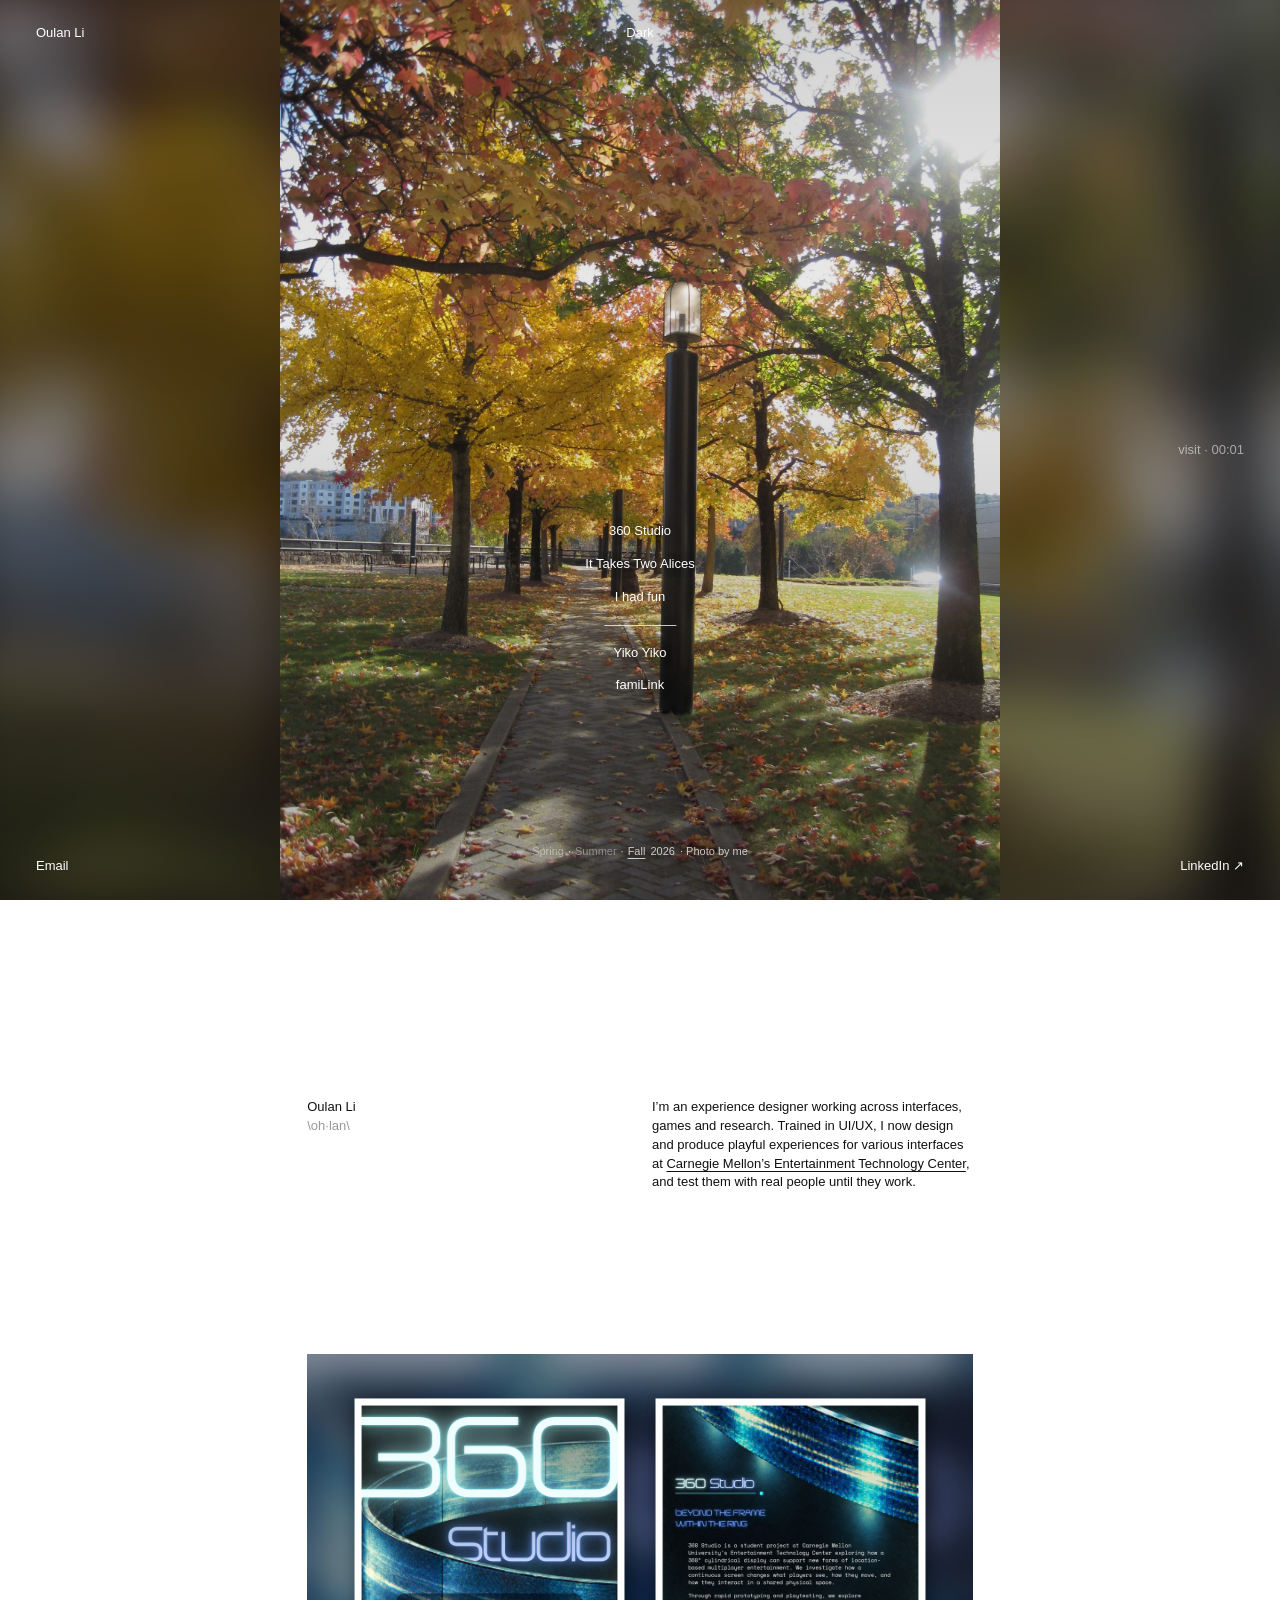
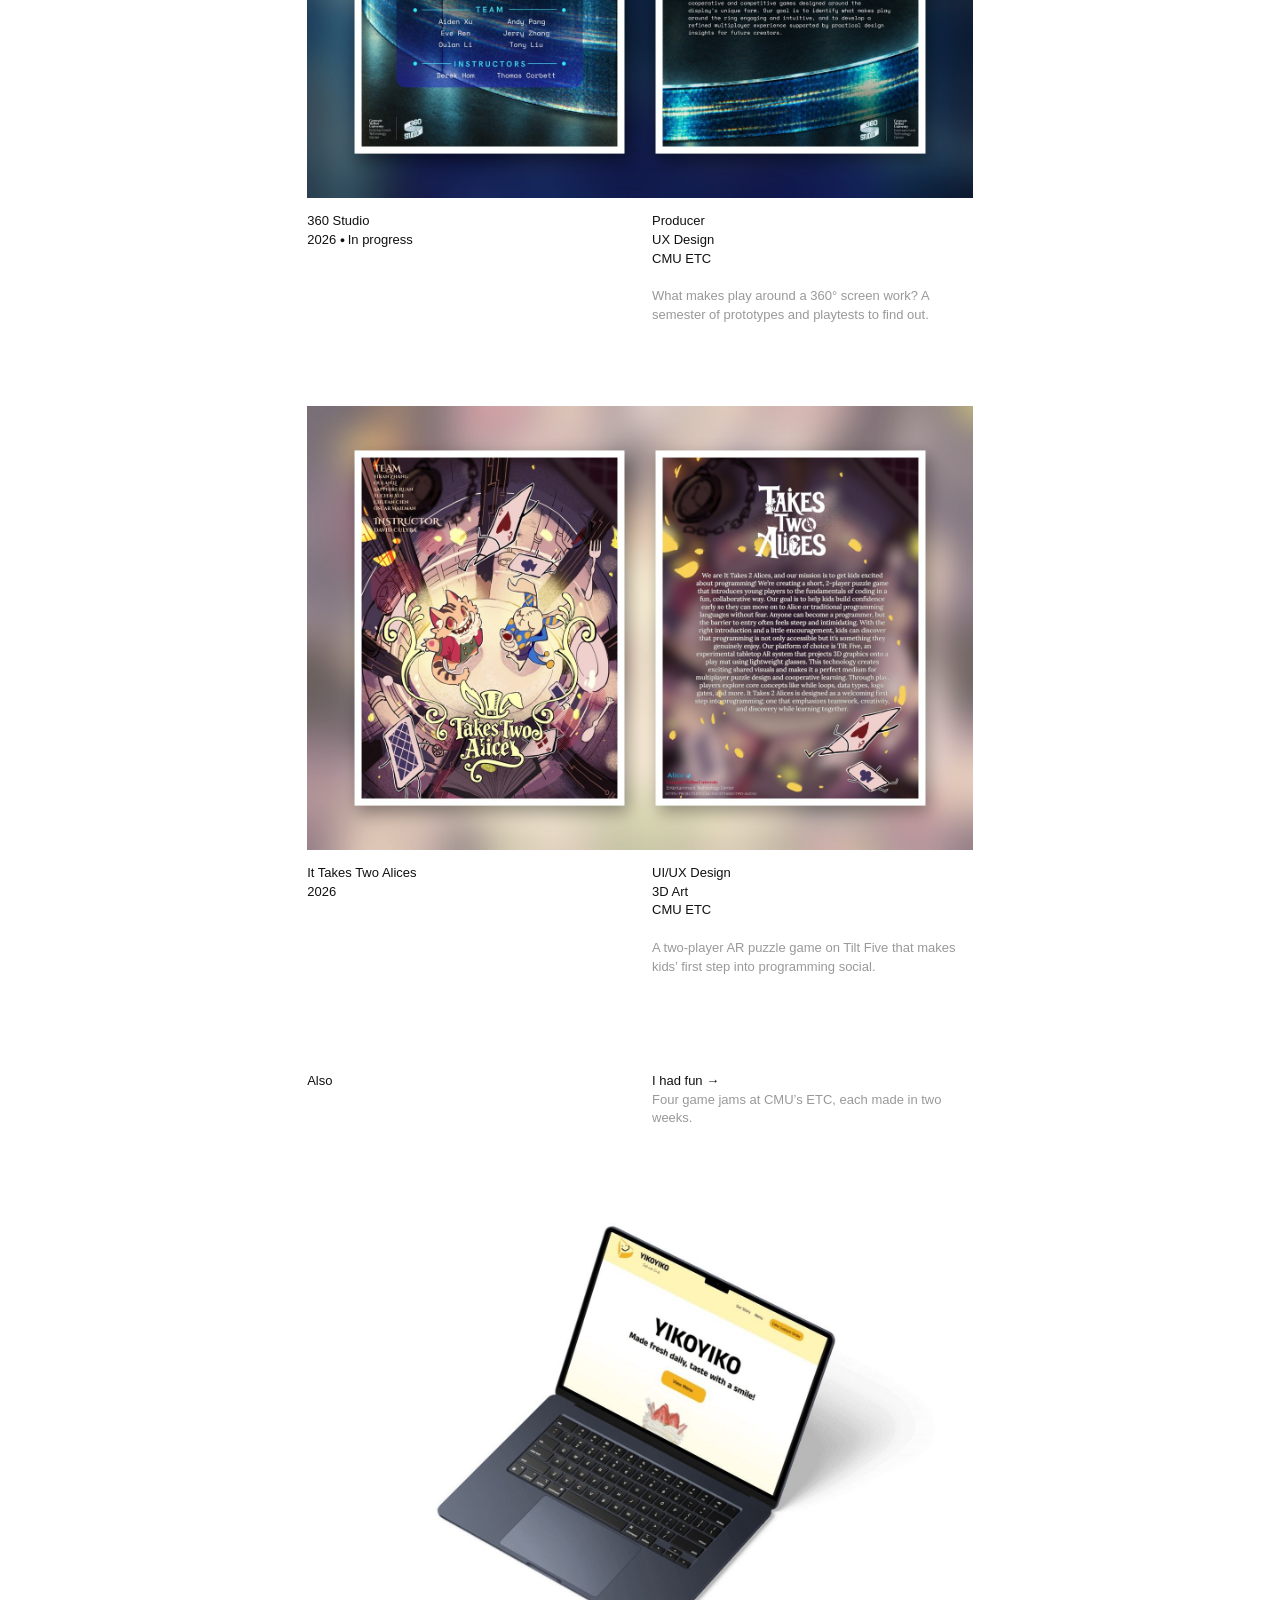
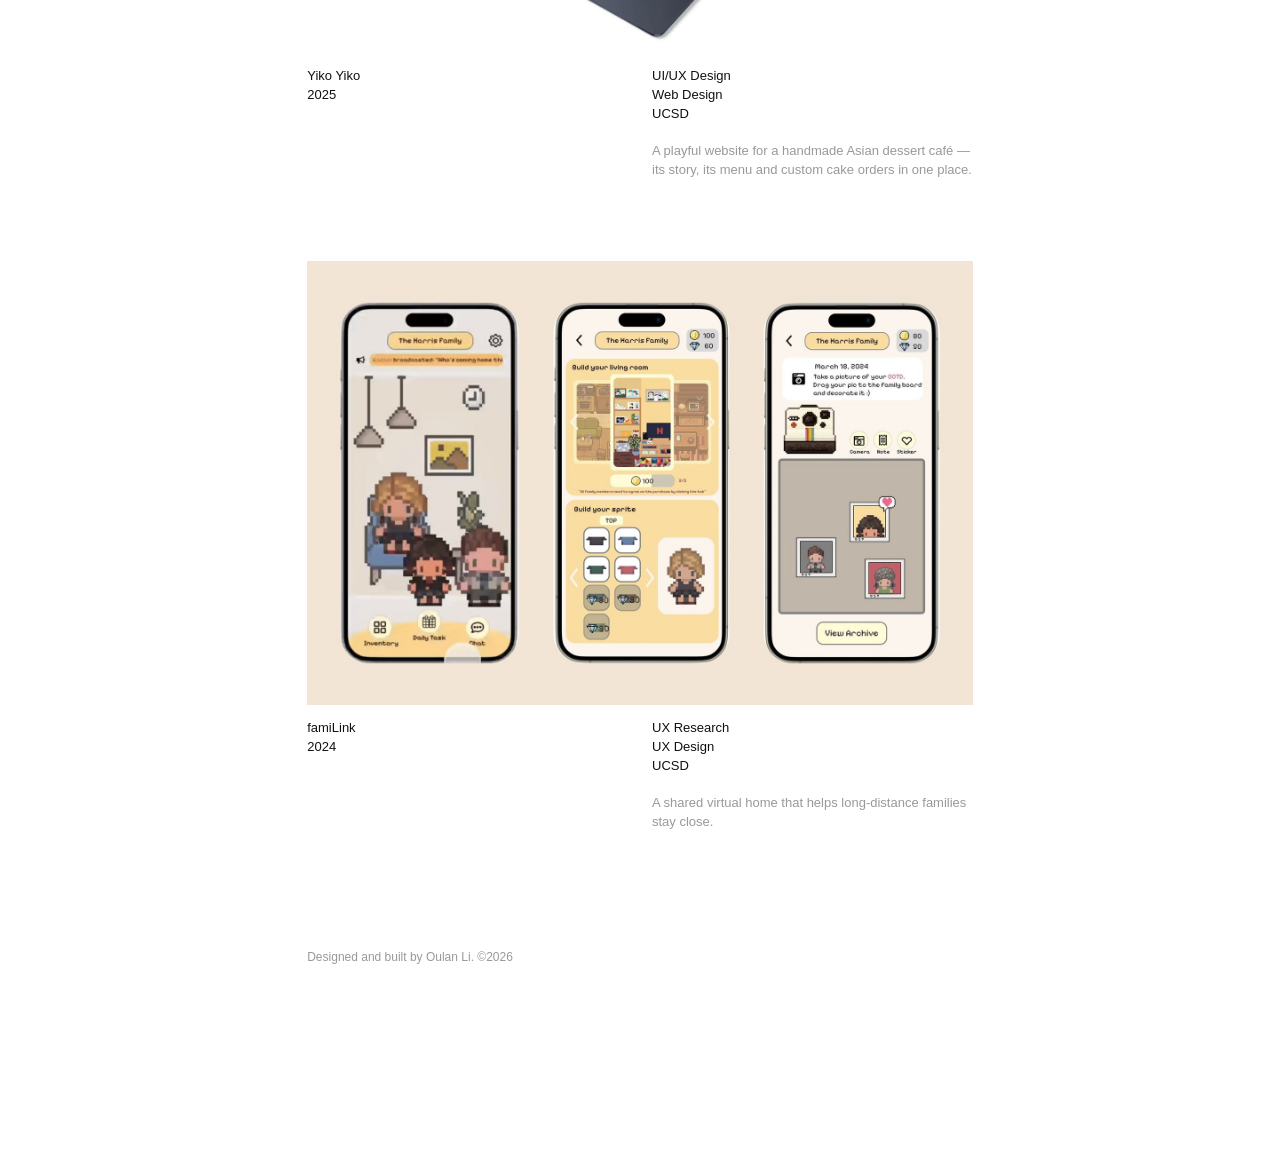
<file: index.html>
<!doctype html>
<html lang="en">
<head>
<meta charset="utf-8">
<meta name="viewport" content="width=device-width, initial-scale=1">
<title>Oulan Li — Experience Designer</title>
<meta name="description" content="Oulan Li is an experience designer working across interfaces, games and research.">
<link rel="stylesheet" href="assets/home.css?v=20261116">
<script>
  // Apply the saved theme before first paint to avoid a flash.
  try { if (localStorage.getItem('theme') === 'dark') document.documentElement.dataset.theme = 'dark'; } catch (e) {}
</script>
</head>
<body>

  <!-- Fixed corner UI. Blend mode keeps it readable over any image. -->
  <a class="ui ui-tl" href="index.html">Oulan Li</a>
  <button class="ui ui-tc" id="theme-toggle" type="button" aria-label="Toggle dark mode">Dark</button>
  <a class="ui ui-bl email" href="mailto:oulanl@andrew.cmu.edu" data-email="oulanl@andrew.cmu.edu" title="Click to copy">Email</a>
  <a class="ui ui-br" href="https://www.linkedin.com/in/oulan-li-69a9032a8" target="_blank" rel="noopener">LinkedIn ↗</a>

  <!-- The visitor log: a quiet note that notices how you move through the page. Nothing is stored or sent. -->
  <p class="ui ui-rm" id="observer" aria-live="off" title="A small note on your visit. Nothing is recorded.">visit · 00:00</p>

  <main>
    <!-- Hero: replace .hero-media contents with a looping B&W <video> or <img>. -->
    <section class="hero" aria-label="Intro">
      <div class="hero-media">
        <div class="season" data-season="spring" ><span class="bg" style="background-image:url('assets/images/hero-spring.jpg?v=2')"></span><img src="assets/images/hero-spring.jpg?v=2" alt="Cherry blossoms over the water, photographed by Oulan" loading="lazy"></div>
        <div class="season" data-season="summer" ><span class="bg" style="background-image:url('assets/images/hero-summer.jpg?v=2')"></span><img src="assets/images/hero-summer.jpg?v=2" alt="Palms and a green lawn in a tropical garden, photographed by Oulan" loading="lazy"></div>
        <div class="season is-on" data-season="fall" ><span class="bg" style="background-image:url('assets/images/hero-fall.jpg?v=2')"></span><img src="assets/images/hero-fall.jpg?v=2" alt="A path under autumn trees, red and yellow leaves on the grass, photographed by Oulan"></div>
      </div>
      <p class="hero-note" aria-label="Photos by me, one per season">
        <button type="button" data-season="spring">Spring</button><span>·</span><button type="button" data-season="summer">Summer</button><span>·</span><button type="button" data-season="fall" class="is-on" aria-pressed="true">Fall</button> 2026 <span class="by">· Photo by me</span>
      </p>
      <nav class="hero-index" aria-label="Projects">
        <a href="#p1">360 Studio</a>
        <a href="#p2">It Takes Two Alices</a>
        <a href="#fun">I had fun</a>
        <span class="hero-rule" aria-hidden="true"></span>
        <a href="#p3">Yiko Yiko</a>
        <a href="#p4">famiLink</a>
      </nav>
    </section>

    <div class="col">
      <section class="intro" aria-label="About">
        <p class="k">Oulan Li<br><span class="desc-inline">\oh·lan\</span></p>
        <p>I’m an experience designer working across interfaces, games and research. Trained in UI/UX, I now design and produce playful experiences for various interfaces at <a class="ul" href="https://www.etc.cmu.edu" target="_blank" rel="noopener">Carnegie Mellon’s Entertainment Technology Center</a>, and test them with real people until they work.</p>
      </section>

      <article class="project" id="p1">
        <a class="slides cover" href="work/360-studio.html"><img src="assets/images/covers/360-studio.jpg" alt="360 Studio team poster and project flyer"></a>
        <div class="meta">
          <p><a href="work/360-studio.html">360 Studio</a><br>2026 <span class="live">In progress</span></p>
          <div>
            <p>Producer<br>UX Design<br>CMU ETC</p>
            <p class="desc">What makes play around a 360° screen work? A semester of prototypes and playtests to find out.</p>
          </div>
        </div>
      </article>

      <article class="project" id="p2">
        <a class="slides cover" href="work/it-takes-two-alices.html"><img src="assets/images/covers/itta.jpg" alt="It Takes Two Alices flyer, front and back"></a>
        <div class="meta">
          <p><a href="work/it-takes-two-alices.html">It Takes Two Alices</a><br>2026</p>
          <div>
            <p>UI/UX Design<br>3D Art<br>CMU ETC</p>
            <p class="desc">A two-player AR puzzle game on Tilt Five that makes kids’ first step into programming social.</p>
          </div>
        </div>
      </article>

      <section class="more" id="fun" aria-label="More">
        <div class="meta">
          <p>Also</p>
          <p><a href="i-had-fun.html">I had fun →</a><br><span class="desc-inline">Four game jams at CMU’s ETC, each made in two weeks.</span></p>
        </div>
      </section>

      <article class="project" id="p3">
        <a class="slides cover" href="work/yiko-yiko.html"><img src="assets/images/covers/yiko.jpg" alt="The Yiko Yiko website on a laptop"></a>
        <div class="meta">
          <p><a href="work/yiko-yiko.html">Yiko Yiko</a><br>2025</p>
          <div>
            <p>UI/UX Design<br>Web Design<br>UCSD</p>
            <p class="desc">A playful website for a handmade Asian dessert café — its story, its menu and custom cake orders in one place.</p>
          </div>
        </div>
      </article>

      <article class="project" id="p4">
        <a class="slides cover" href="work/familink.html"><img src="assets/images/covers/familink.jpg" alt="Three famiLink screens: the family living room, inventory and a daily photo prompt"></a>
        <div class="meta">
          <p><a href="work/familink.html">famiLink</a><br>2024</p>
          <div>
            <p>UX Research<br>UX Design<br>UCSD</p>
            <p class="desc">A shared virtual home that helps long-distance families stay close.</p>
          </div>
        </div>
      </article>


      <footer class="foot">
        <p class="desc small">Designed and built by Oulan Li. ©2026</p>
      </footer>
    </div>
  </main>

<script src="assets/home.js?v=20261116"></script>
</body>
</html>
</file>
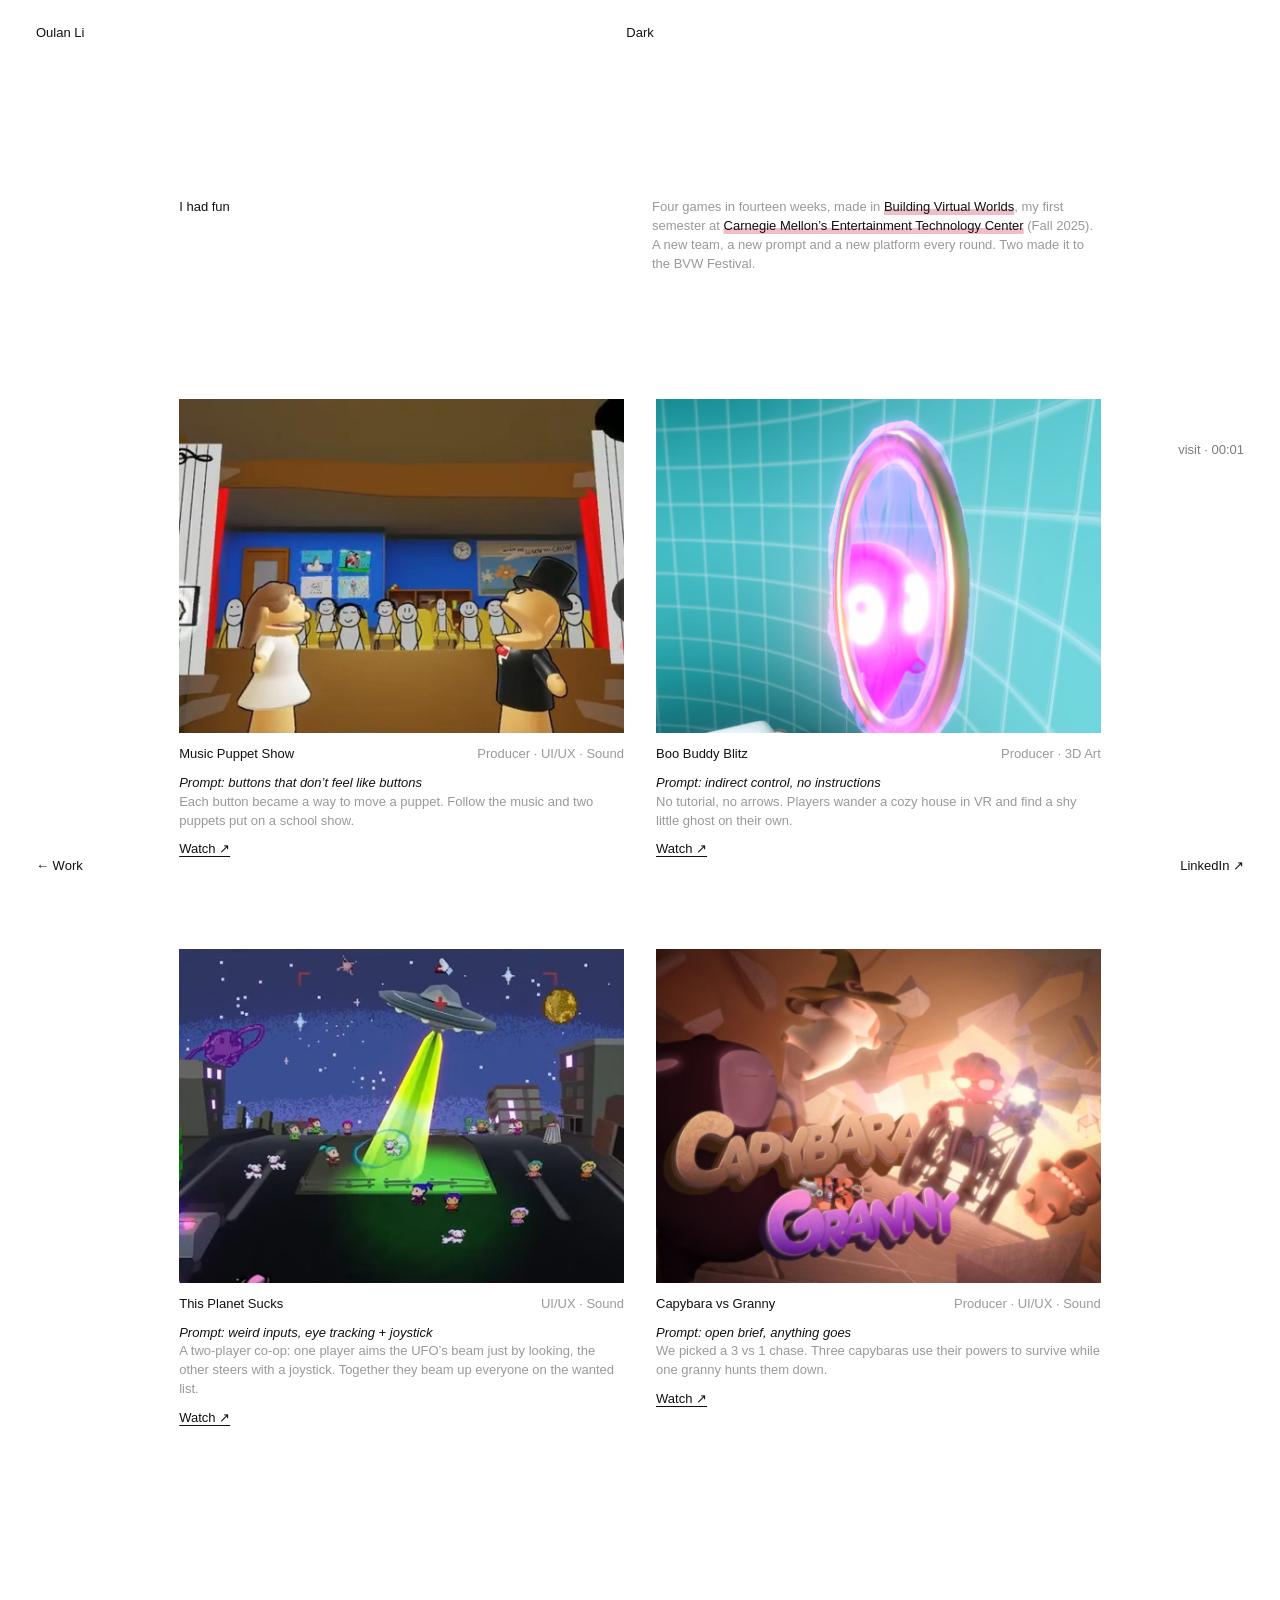
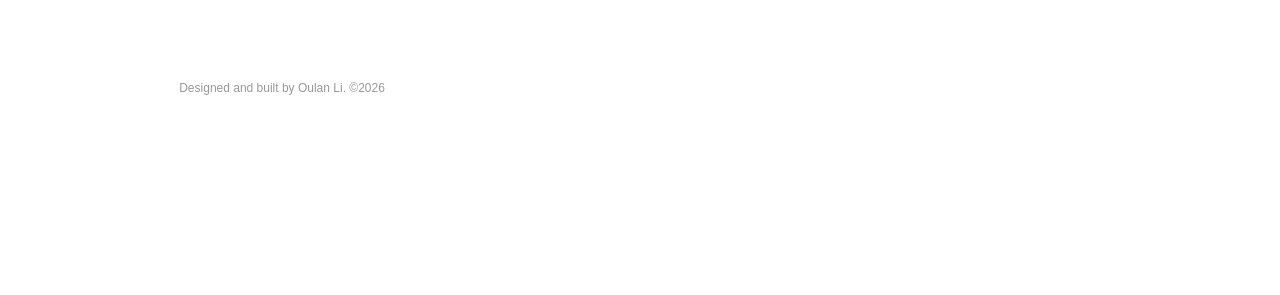
<file: i-had-fun.html>
<!doctype html>
<html lang="en">
<head>
<meta charset="utf-8">
<meta name="viewport" content="width=device-width, initial-scale=1">
<title>I had fun — Oulan Li</title>
<meta name="description" content="Four game jams from Building Virtual Worlds at CMU’s ETC, each made in two weeks.">
<link rel="stylesheet" href="assets/home.css?v=20261116">
<script>
  try { if (localStorage.getItem('theme') === 'dark') document.documentElement.dataset.theme = 'dark'; } catch (e) {}
</script>
</head>
<body class="fun-wide" data-accent="cmu">

  <a class="ui ui-tl" href="index.html">Oulan Li</a>
  <button class="ui ui-tc" id="theme-toggle" type="button" aria-label="Toggle dark mode">Dark</button>
  <a class="ui ui-bl" href="index.html">← Work</a>
  <a class="ui ui-br" href="https://www.linkedin.com/in/oulan-li-69a9032a8" target="_blank" rel="noopener">LinkedIn ↗</a>
  <p class="ui ui-rm" id="observer" aria-live="off" title="A small note on your visit. Nothing is recorded.">visit · 00:00</p>

  <main class="col">
    <header class="page-head">
      <h1 style="font:inherit;margin:0">I had fun</h1>
      <p class="desc">Four games in fourteen weeks, made in <span class="hl">Building Virtual Worlds</span>, my first semester at <span class="hl">Carnegie Mellon’s Entertainment Technology Center</span> (Fall 2025). A new team, a new prompt and a new platform every round. Two made it to the BVW Festival.</p>
    </header>

    <section class="fun-grid fun-four" aria-label="Games">
        <a class="tile" href="https://www.youtube.com/watch?v=r4fR_0VXqPI&t=7150s" target="_blank" rel="noopener">
          <div class="thumb"><img src="assets/images/fun/puppet.jpg" alt="Two puppets on a classroom stage" loading="lazy"></div>
          <div class="cap">
            <div class="cap-top"><p>Music Puppet Show</p><p class="role desc">Producer · UI/UX · Sound</p></div>
            <p class="prompt">Prompt: buttons that don’t feel like buttons</p>
            <p class="desc answer">Each button became a way to move a puppet. Follow the music and two puppets put on a school show.</p>
            <p class="watch">Watch ↗</p>
          </div>
        </a>
        <a class="tile" href="https://www.youtube.com/watch?v=PWHPLdTEUw0&t=14680s" target="_blank" rel="noopener">
          <div class="thumb"><img src="assets/images/fun/ghost.jpg" alt="A pink ghost peeking out of a bathroom mirror in VR" loading="lazy"></div>
          <div class="cap">
            <div class="cap-top"><p>Boo Buddy Blitz</p><p class="role desc">Producer · 3D Art</p></div>
            <p class="prompt">Prompt: indirect control, no instructions</p>
            <p class="desc answer">No tutorial, no arrows. Players wander a cozy house in VR and find a shy little ghost on their own.</p>
            <p class="watch">Watch ↗</p>
          </div>
        </a>
        <a class="tile" href="https://www.youtube.com/watch?v=P1I1-MPE_Ww&t=880s" target="_blank" rel="noopener">
          <div class="thumb"><img src="assets/images/fun/planet.jpg" alt="A UFO beaming up people on a city street" loading="lazy"></div>
          <div class="cap">
            <div class="cap-top"><p>This Planet Sucks</p><p class="role desc">UI/UX · Sound</p></div>
            <p class="prompt">Prompt: weird inputs, eye tracking + joystick</p>
            <p class="desc answer">A two-player co-op: one player aims the UFO’s beam just by looking, the other steers with a joystick. Together they beam up everyone on the wanted list.</p>
            <p class="watch">Watch ↗</p>
          </div>
        </a>
        <a class="tile" href="https://www.youtube.com/watch?v=P1I1-MPE_Ww&t=5545s" target="_blank" rel="noopener">
          <div class="thumb"><img src="assets/images/fun/capybara.jpg" alt="Capybara vs Granny key art: three capybaras and a granny in a wheelchair" loading="lazy"></div>
          <div class="cap">
            <div class="cap-top"><p>Capybara vs Granny</p><p class="role desc">Producer · UI/UX · Sound</p></div>
            <p class="prompt">Prompt: open brief, anything goes</p>
            <p class="desc answer">We picked a 3 vs 1 chase. Three capybaras use their powers to survive while one granny hunts them down.</p>
            <p class="watch">Watch ↗</p>
          </div>
        </a>
    </section>

    <footer class="foot">
      <p class="desc small">Designed and built by Oulan Li. ©2026</p>
    </footer>
  </main>

<script src="assets/home.js?v=20261116"></script>
</body>
</html>
</file>
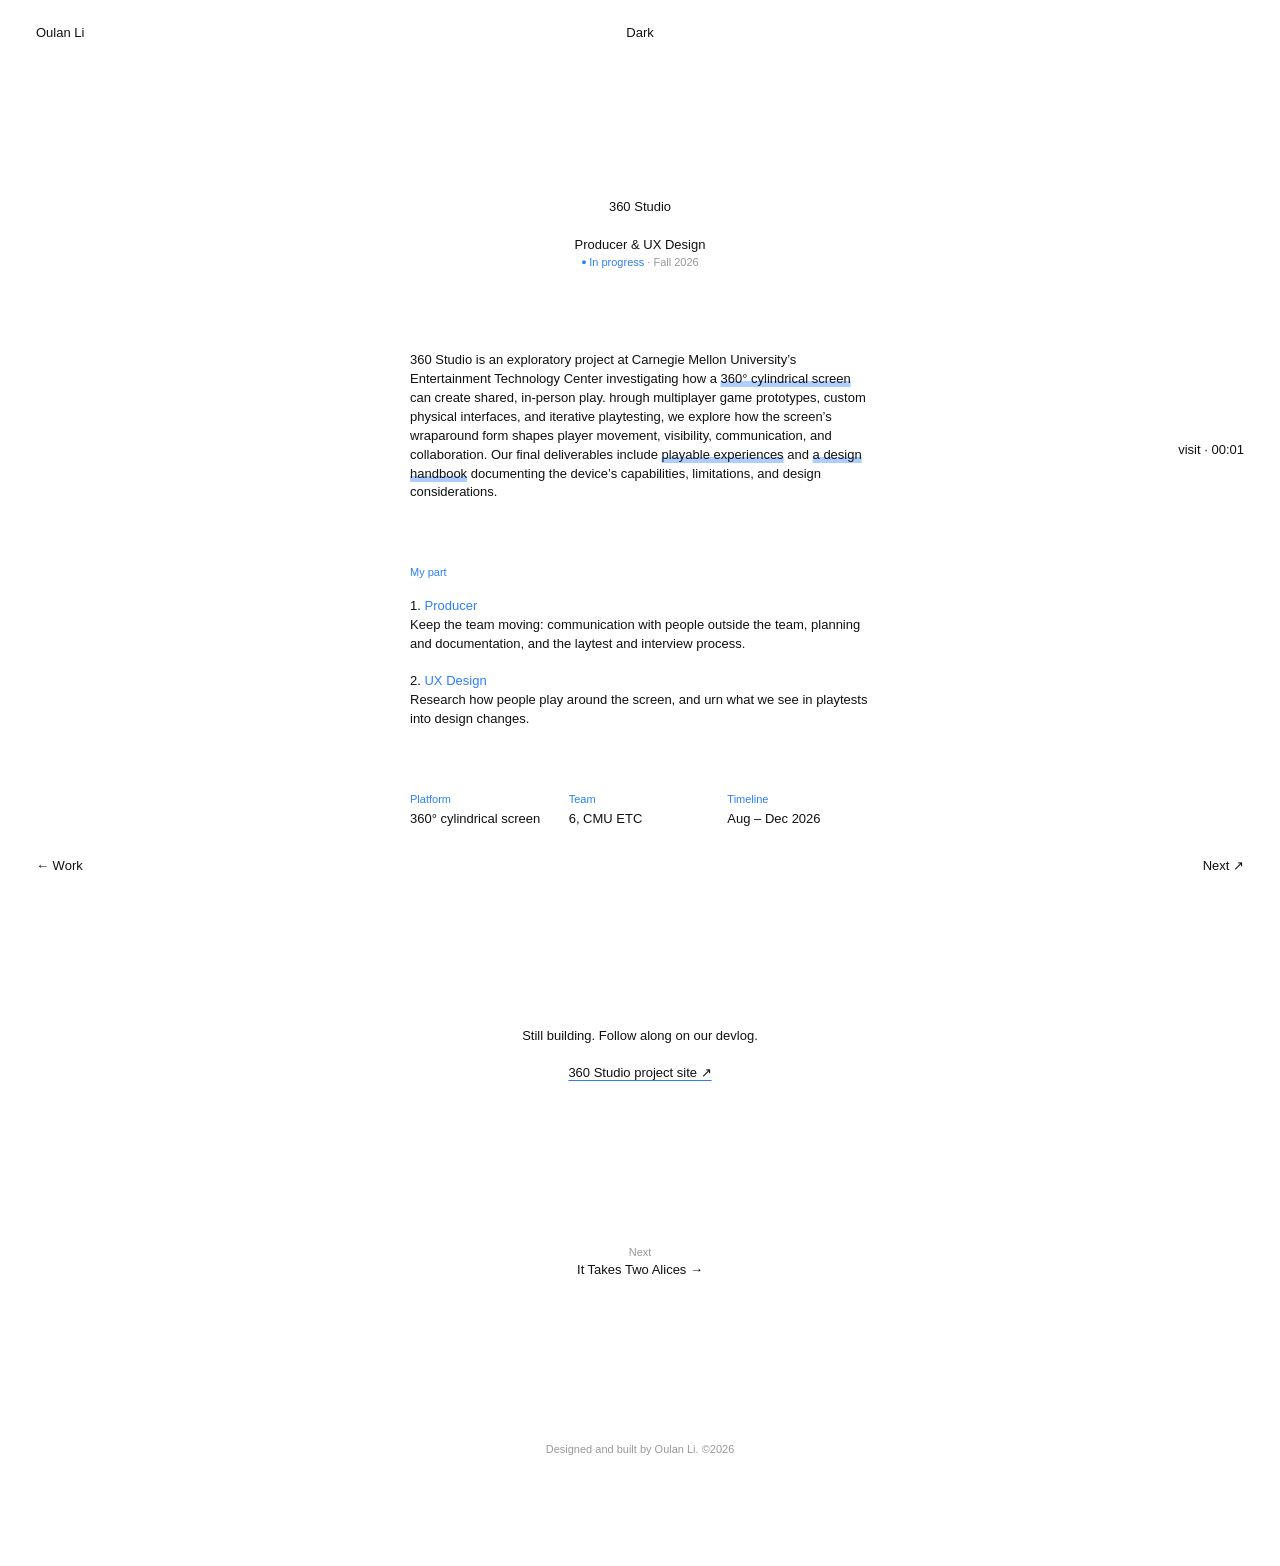
<file: work/360-studio.html>
<!doctype html>
<html lang="en">
<head>
<meta charset="utf-8">
<meta name="viewport" content="width=device-width, initial-scale=1">
<title>360 Studio — Oulan Li</title>
<meta name="description" content="What makes play around a 360° screen work? A CMU ETC project, in progress.">
<link rel="stylesheet" href="../assets/home.css?v=20261116">
<script>
  try { if (localStorage.getItem('theme') === 'dark') document.documentElement.dataset.theme = 'dark'; } catch (e) {}
</script>
</head>
<body data-accent="360">

  <a class="ui ui-tl" href="../index.html">Oulan Li</a>
  <button class="ui ui-tc" id="theme-toggle" type="button" aria-label="Toggle dark mode">Dark</button>
  <a class="ui ui-bl" href="../index.html#p1">← Work</a>
  <a class="ui ui-br" href="it-takes-two-alices.html">Next ↗</a>
  <p class="ui ui-rm" id="observer" aria-live="off" title="A small note on your visit. Nothing is recorded.">visit · 00:00</p>

  <main class="cs long">

    <header class="cs-col cs-head">
      <h1>360 Studio</h1>
      <p>Producer &amp; UX Design</p>
      <p class="small"><span class="live">In progress</span> · Fall 2026</p>
    </header>

    <p class="cs-col cs-why">360 Studio is an exploratory project at Carnegie Mellon University’s Entertainment Technology Center investigating how a <span class="hl">360° cylindrical screen</span> can create shared, in-person play. hrough multiplayer game prototypes, custom physical interfaces, and iterative playtesting, we explore how the screen’s wraparound form shapes player movement, visibility, communication, and collaboration. Our final deliverables include <span class="hl">playable experiences</span> and <span class="hl">a design handbook</span> documenting the device’s capabilities, limitations, and design considerations.</p>

    <p class="cs-col cs-label small">My part</p>
    <ol class="cs-col cs-did">
      <li><span class="t">Producer</span>Keep the team moving: communication with people outside the team, planning and documentation, and the laytest and interview process.</li>
      <li><span class="t">UX Design</span>Research how people play around the screen, and urn what we see in playtests into design changes.</li>
    </ol>

    <dl class="cs-col cs-facts">
      <div><dt>Platform</dt><dd>360° cylindrical screen</dd></div>
      <div><dt>Team</dt><dd>6, CMU ETC</dd></div>
      <div><dt>Timeline</dt><dd>Aug – Dec 2026</dd></div>
    </dl>

    <section class="cs-col cs-end">
      <p>Still building. Follow along on our devlog.</p>
      <p class="links"><a class="ul" href="https://projects.etc.cmu.edu/360-studio/" target="_blank" rel="noopener">360 Studio project site ↗</a></p>
    </section>

    <nav class="cs-col cs-next" aria-label="Next project">
      <p class="small">Next</p>
      <p><a href="it-takes-two-alices.html">It Takes Two Alices →</a></p>
    </nav>

    <footer class="cs-col cs-foot">
      <p class="small">Designed and built by Oulan Li. ©2026</p>
    </footer>
  </main>

<script src="../assets/home.js?v=20261116"></script>
</body>
</html>
</file>
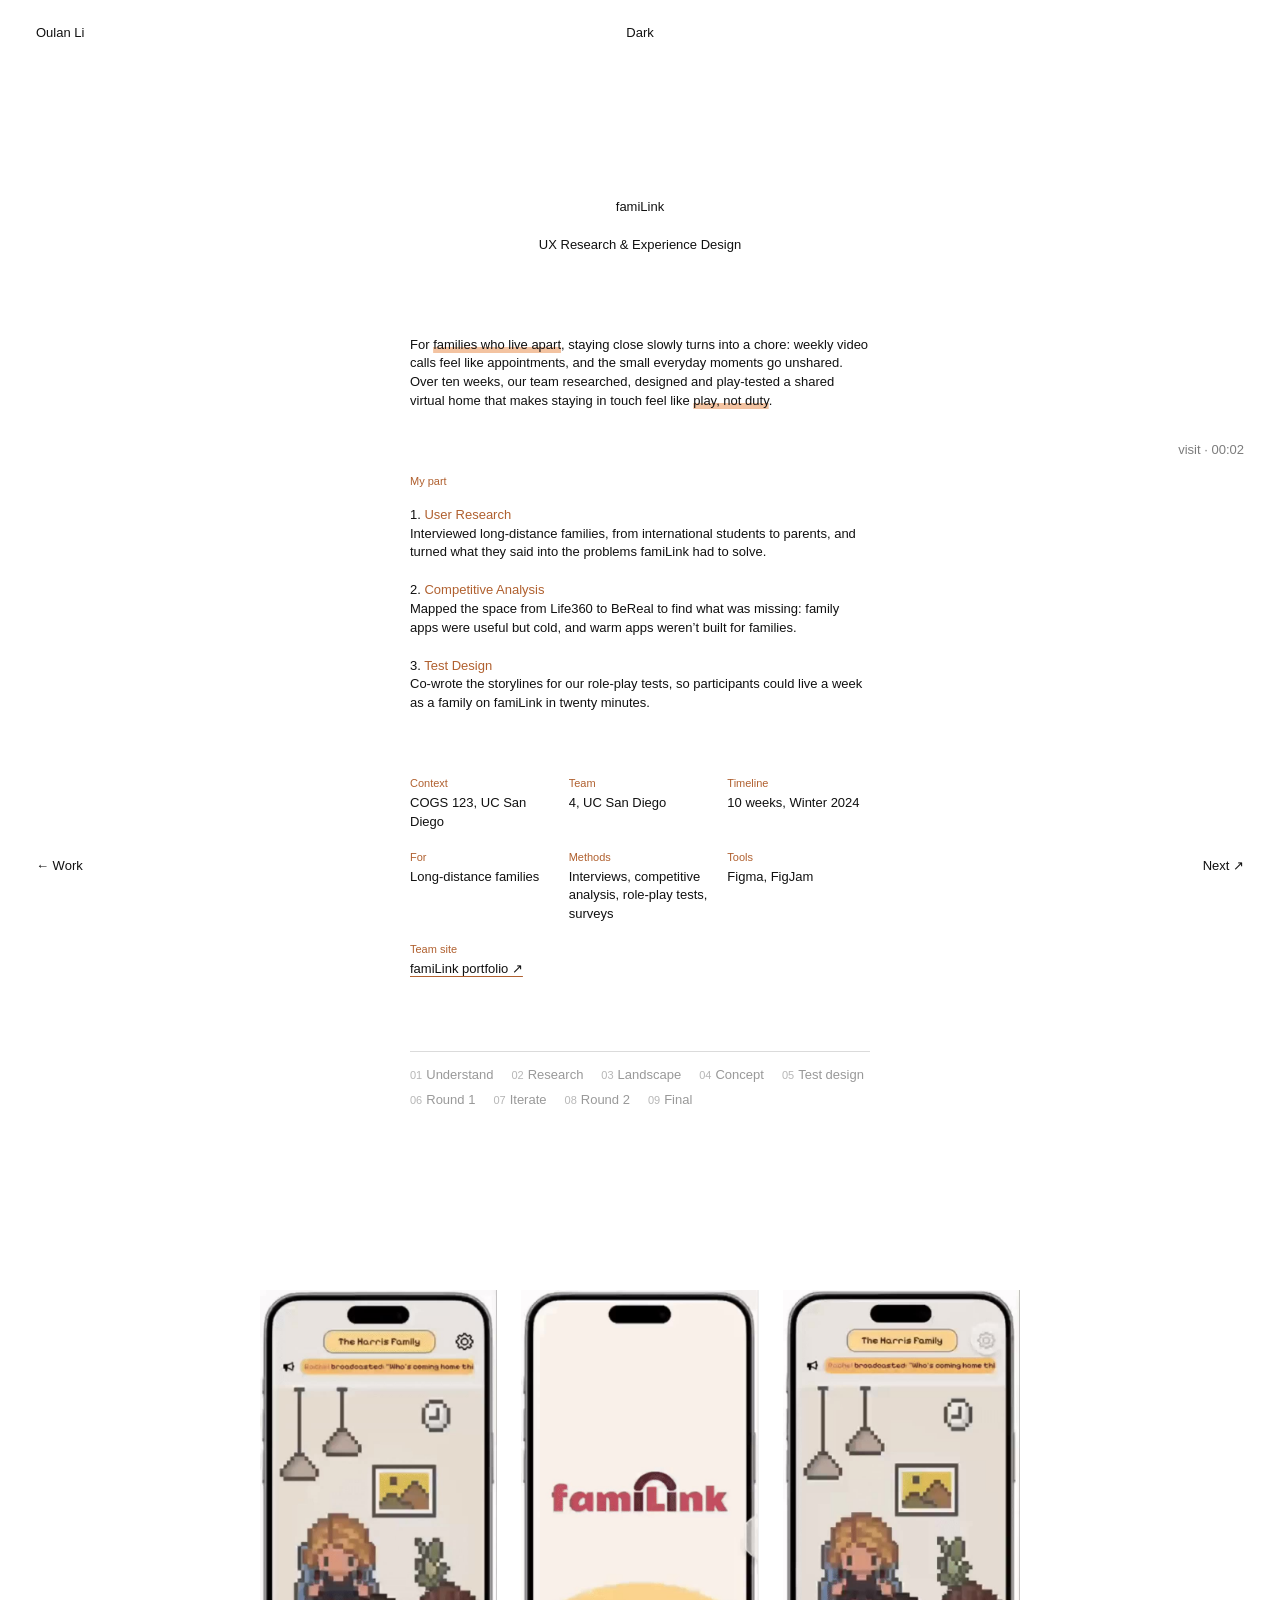
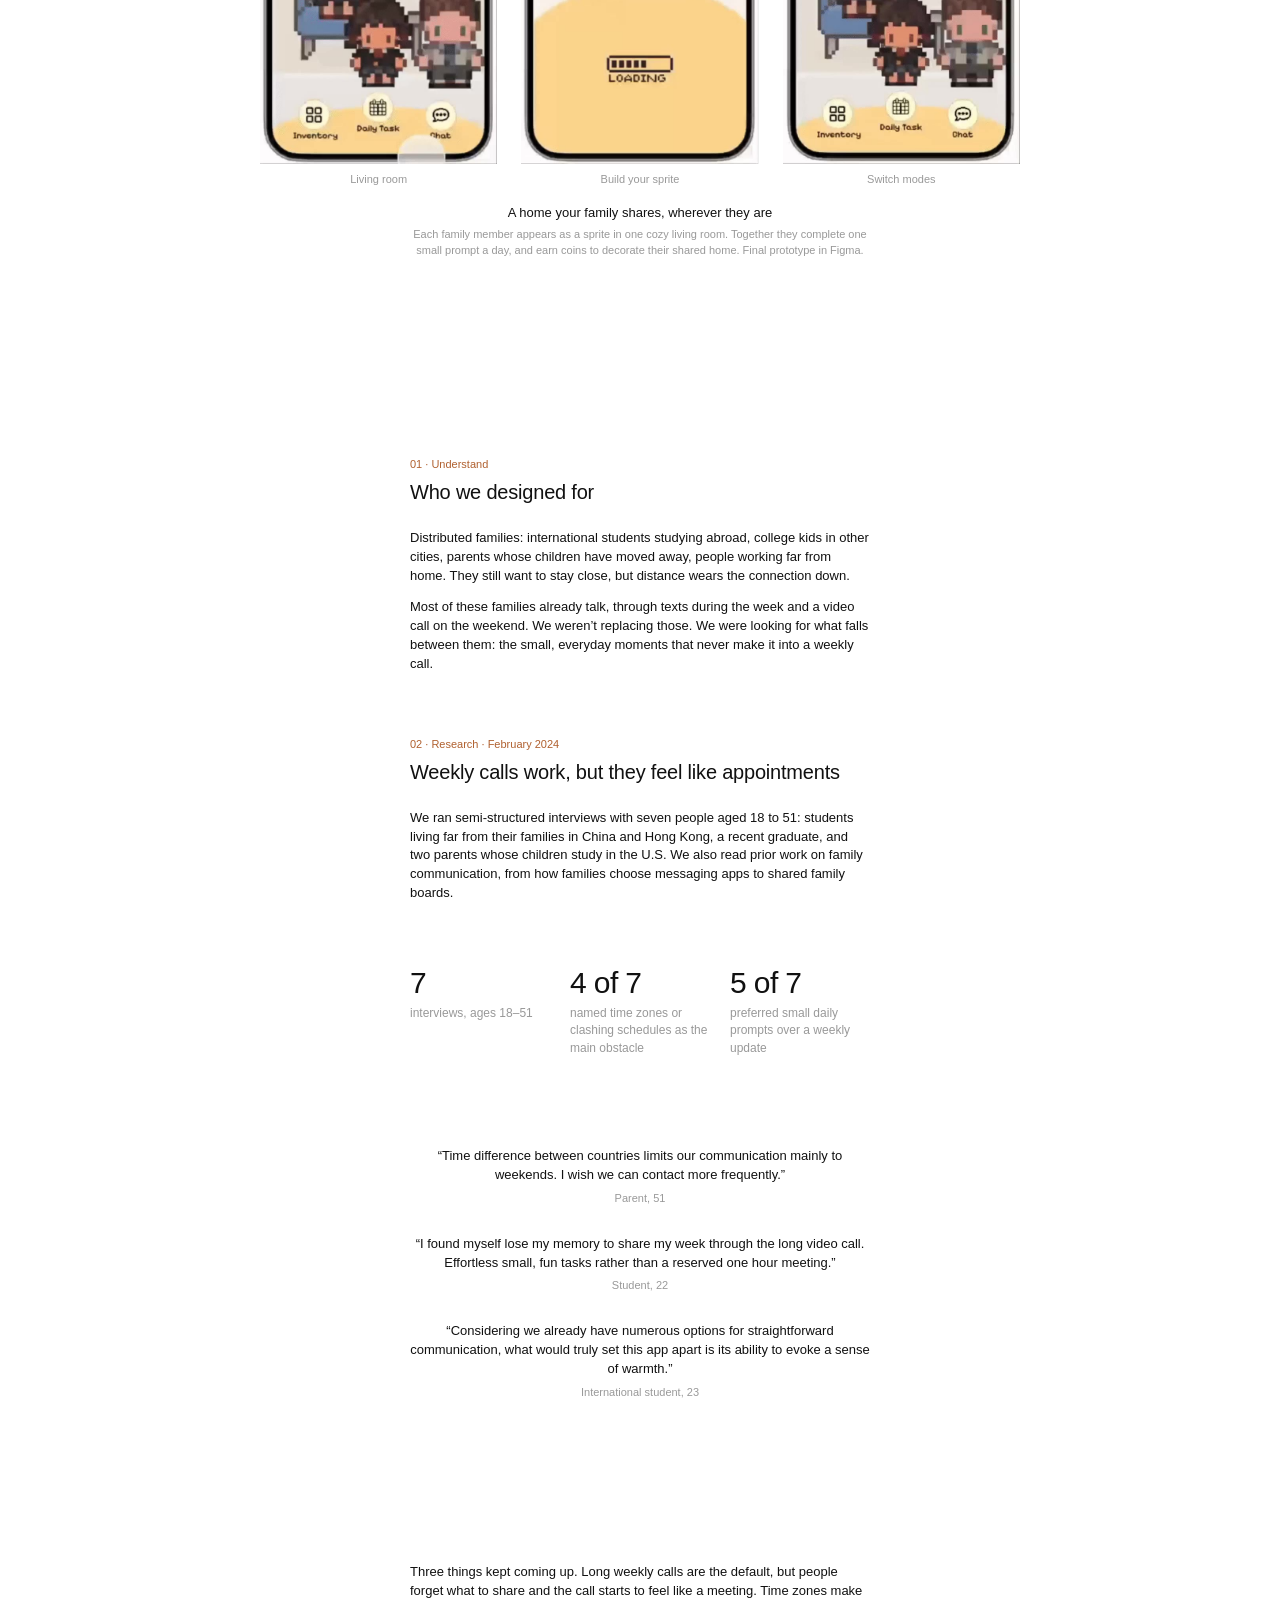
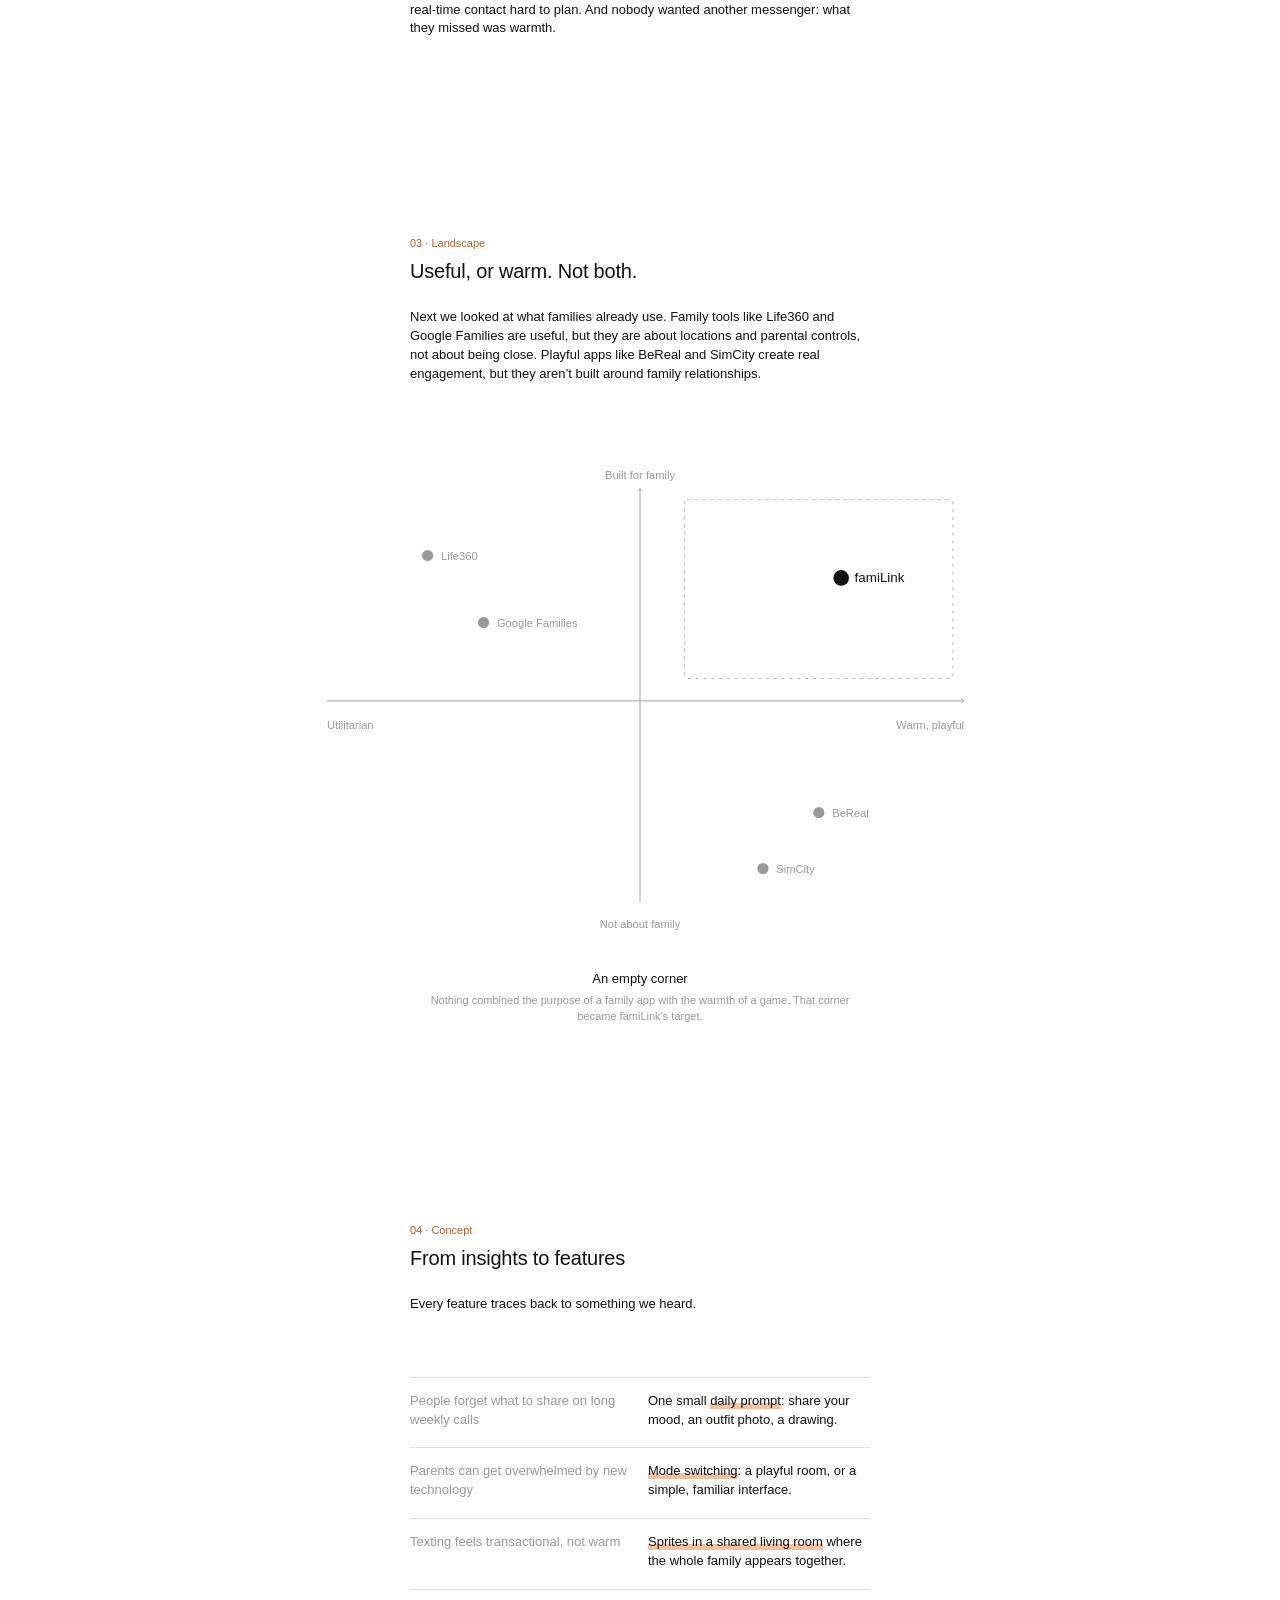
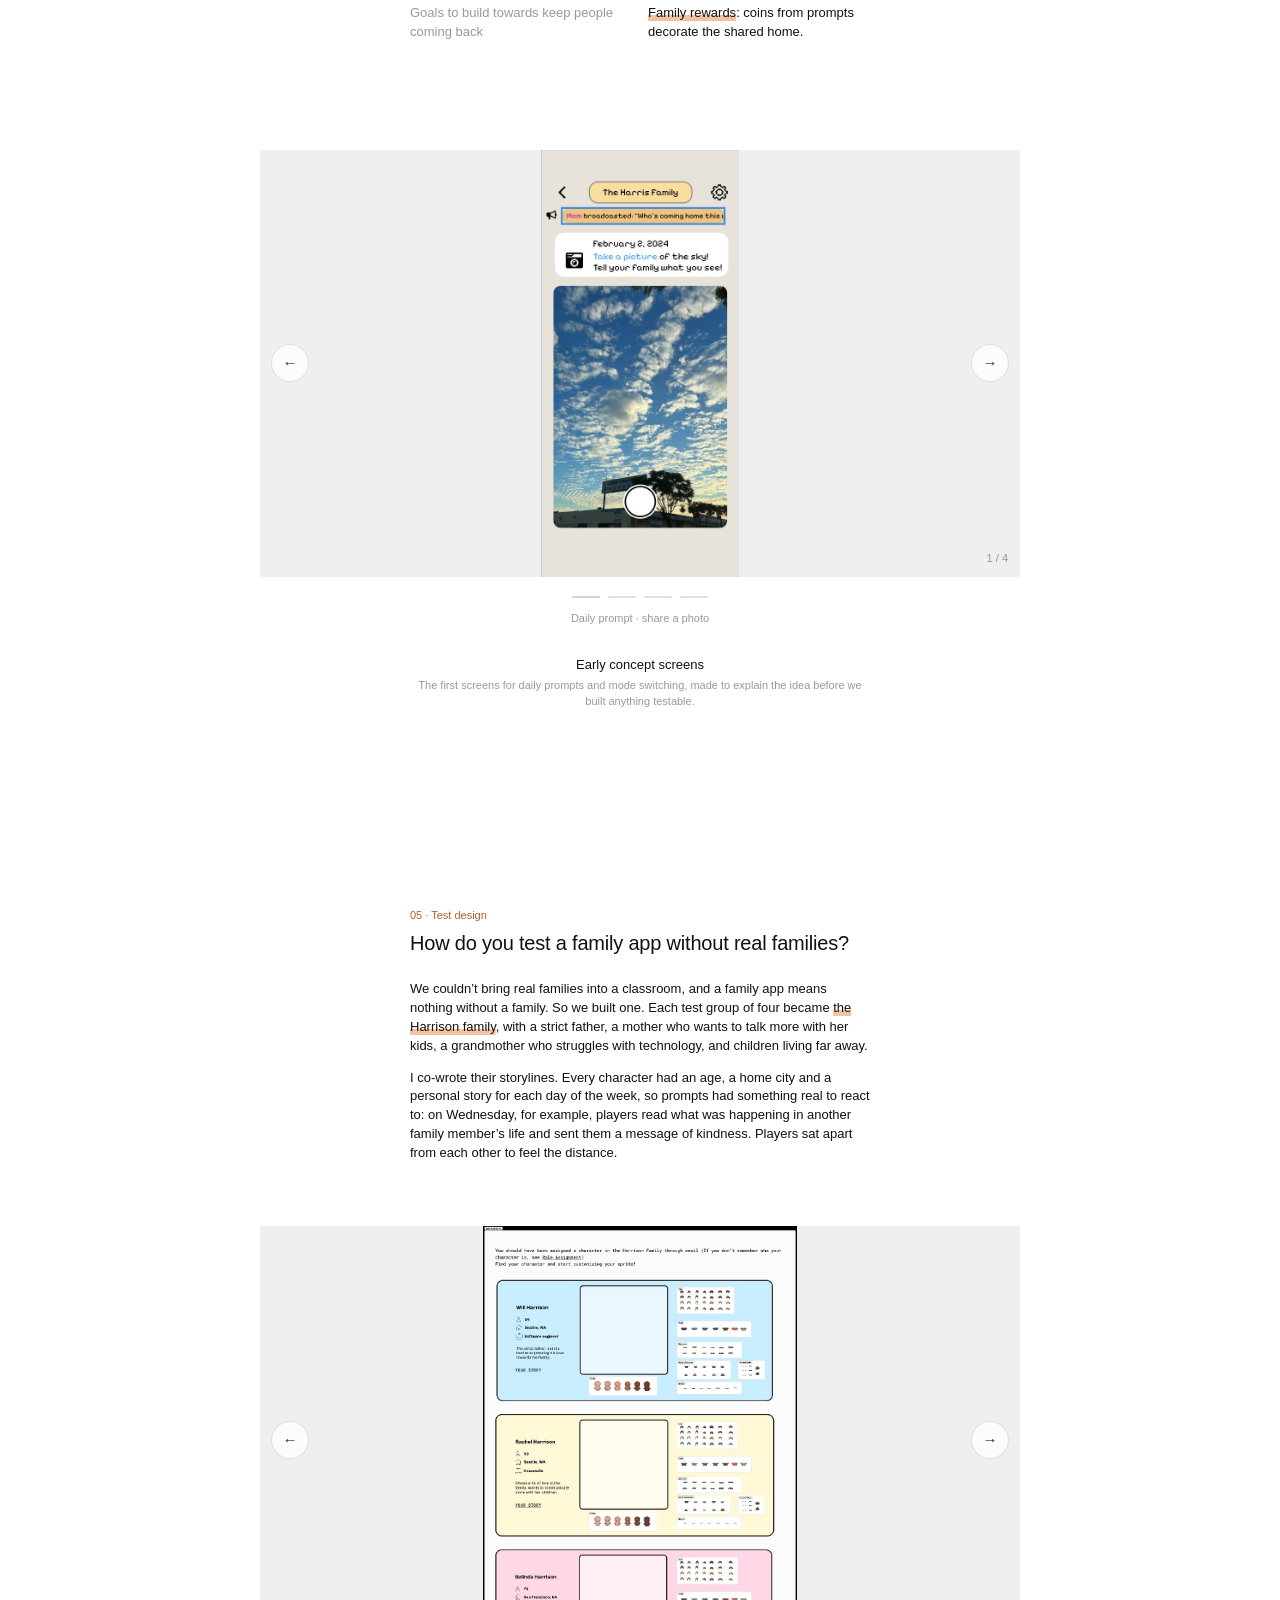
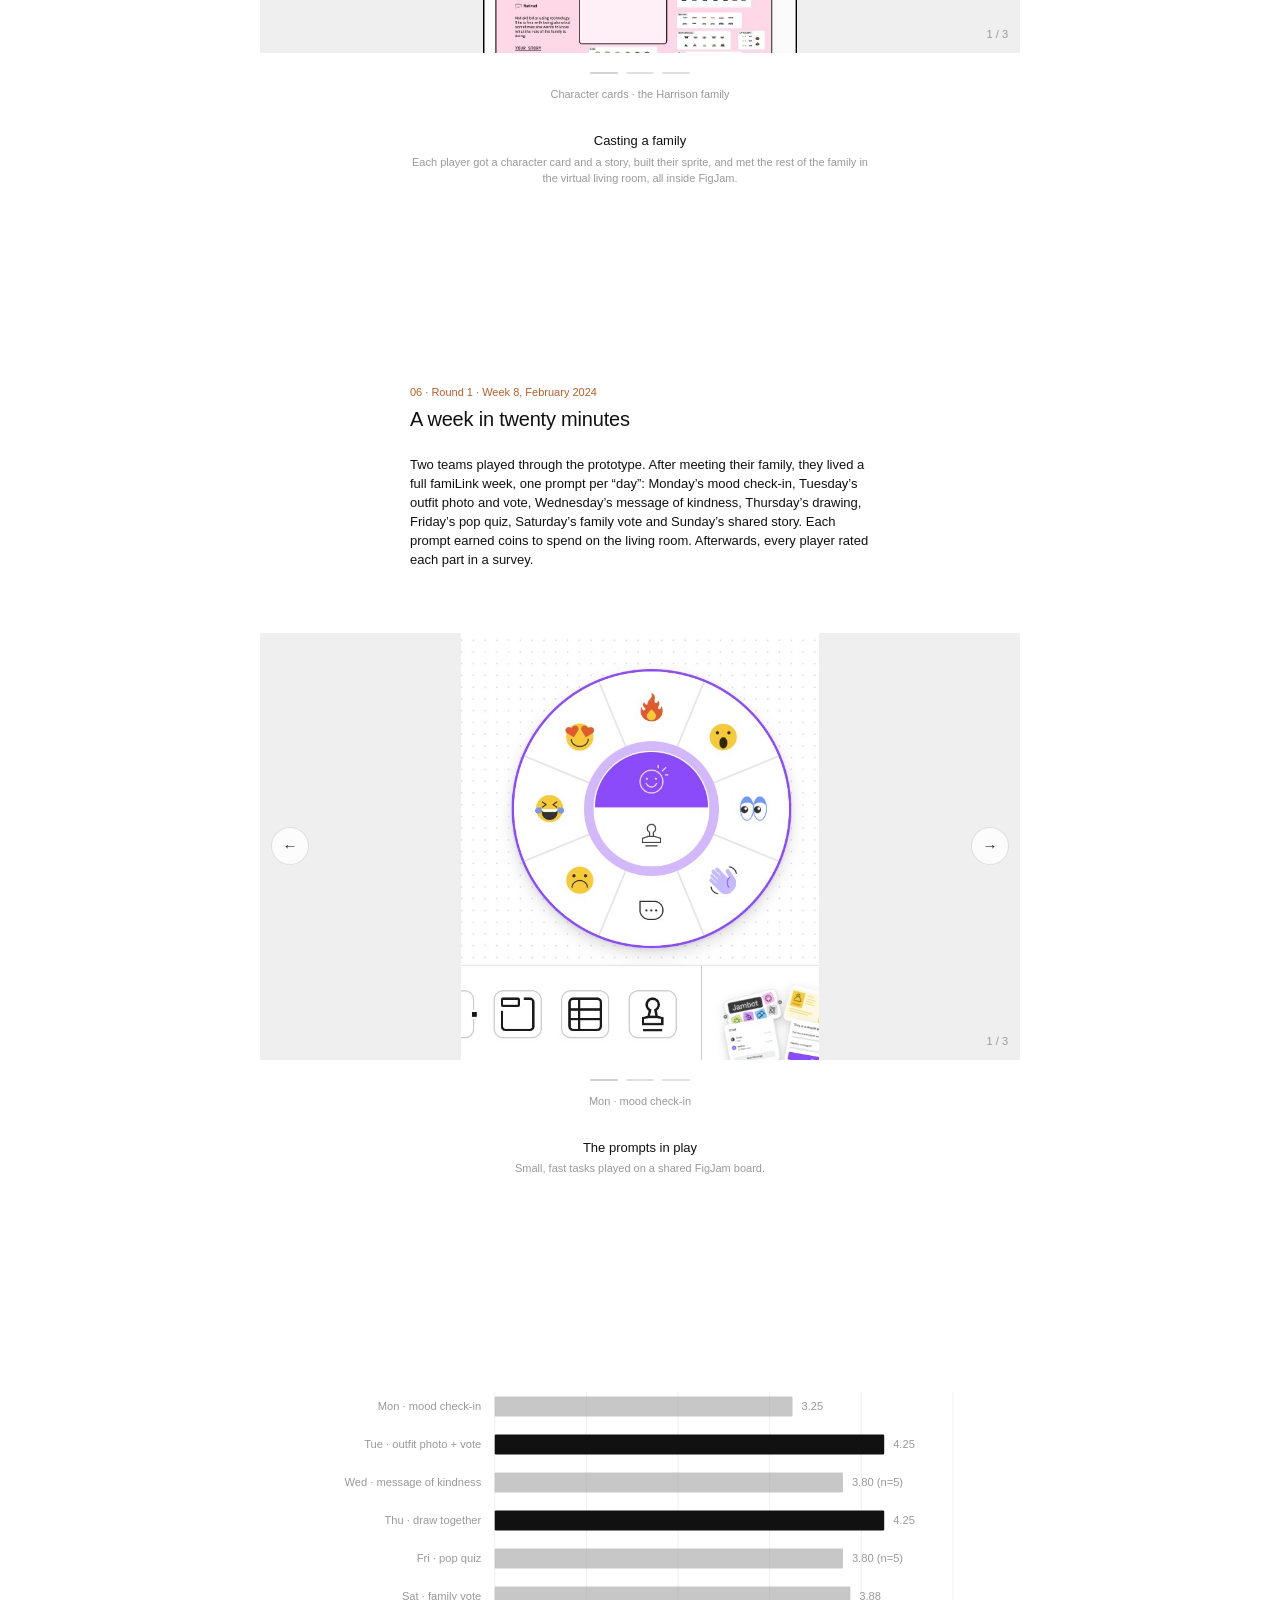
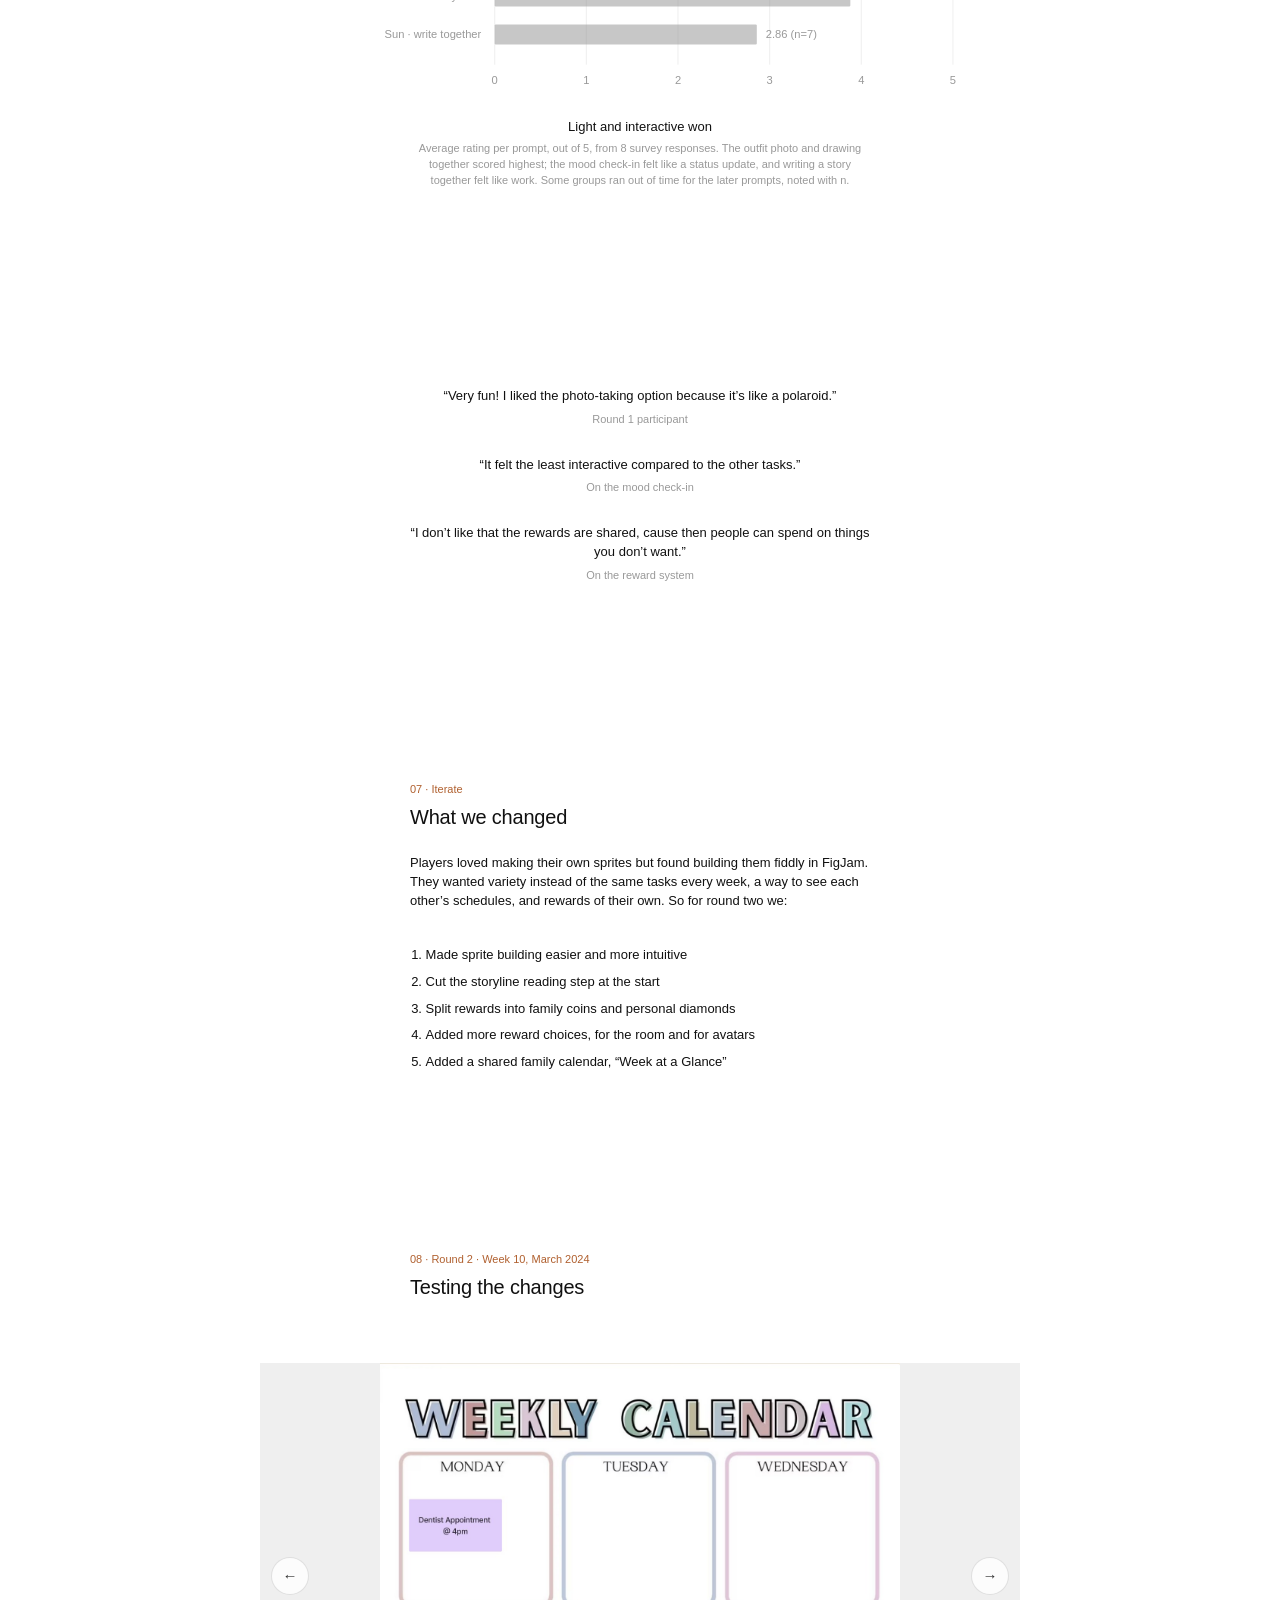
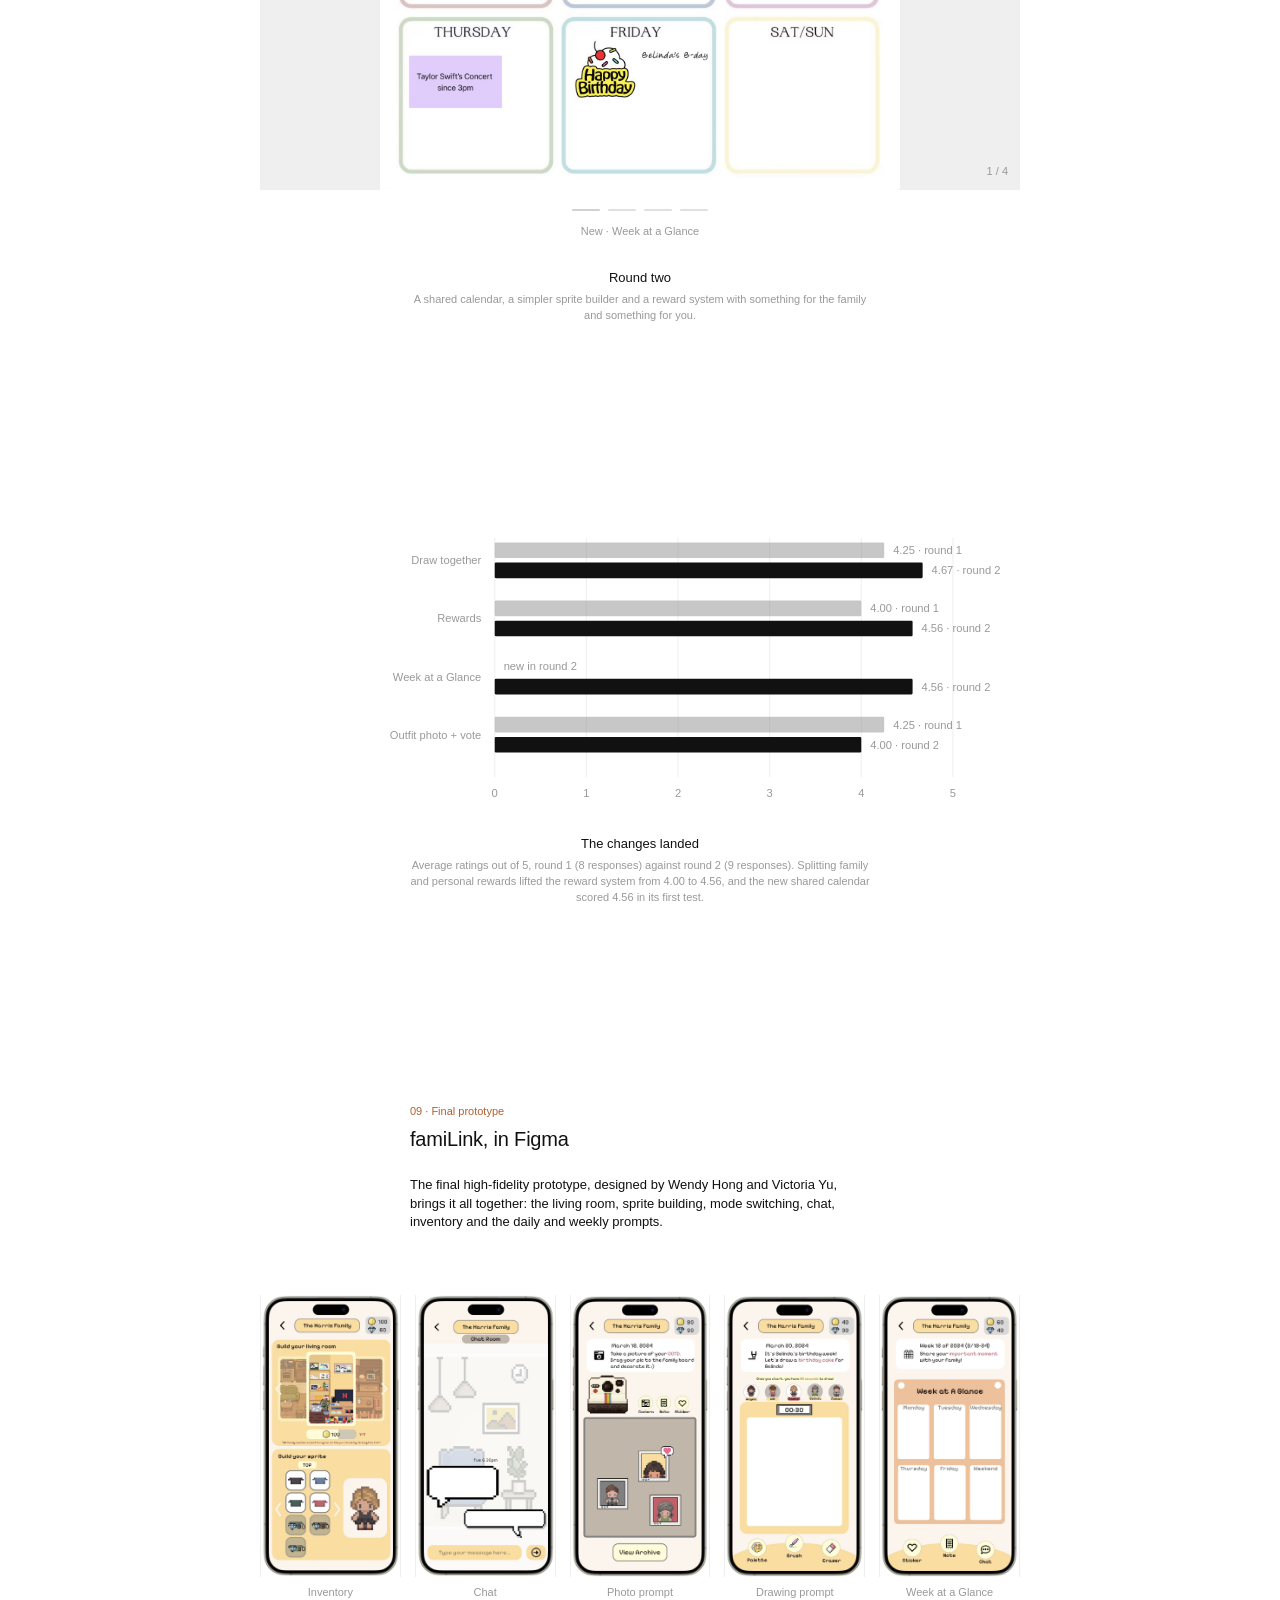
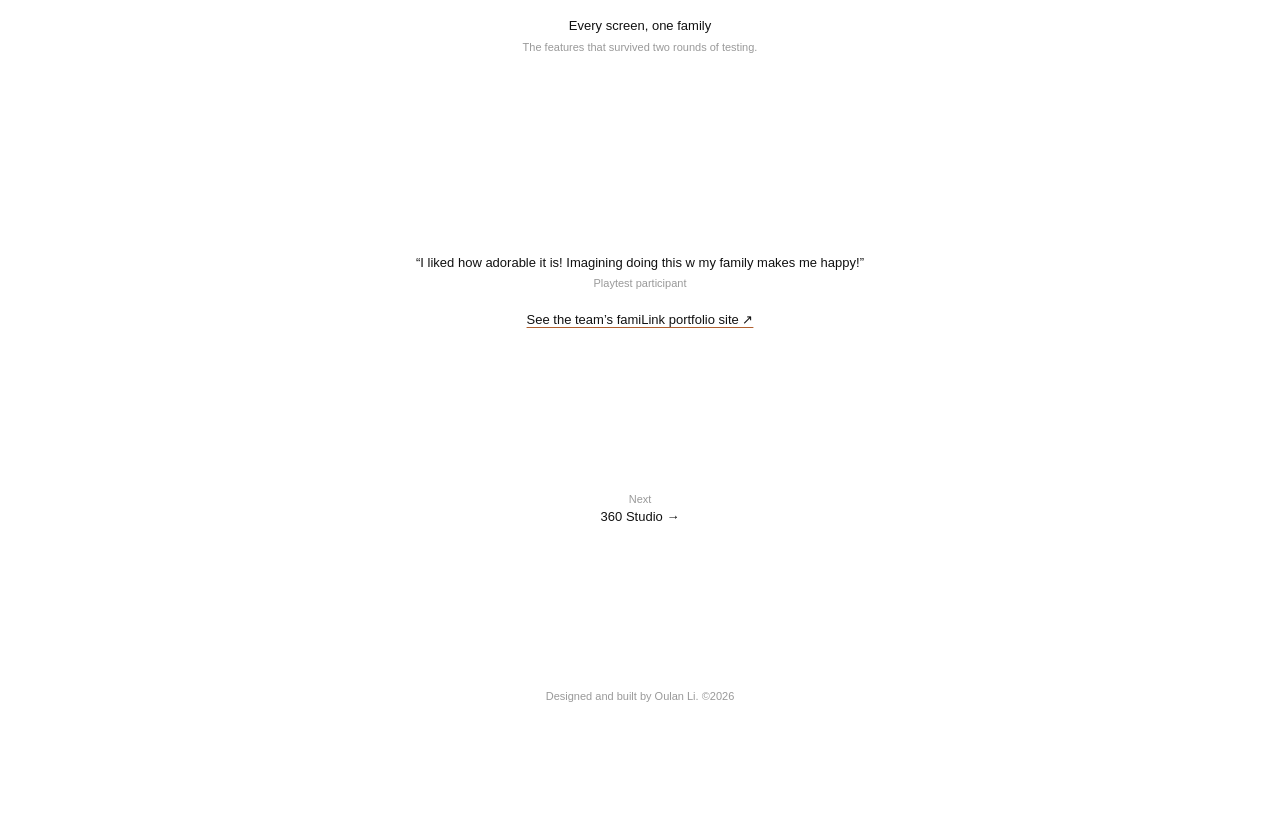
<file: work/familink.html>
<!doctype html>
<html lang="en">
<head>
<meta charset="utf-8">
<meta name="viewport" content="width=device-width, initial-scale=1">
<title>famiLink — Oulan Li</title>
<meta name="description" content="famiLink: a shared virtual home that helps long-distance families stay close. A UX research and experience design case study.">
<link rel="stylesheet" href="../assets/home.css?v=20261116">
<script>
  try { if (localStorage.getItem('theme') === 'dark') document.documentElement.dataset.theme = 'dark'; } catch (e) {}
</script>
</head>
<body data-accent="familink">

  <a class="ui ui-tl" href="../index.html">Oulan Li</a>
  <button class="ui ui-tc" id="theme-toggle" type="button" aria-label="Toggle dark mode">Dark</button>
  <a class="ui ui-bl" href="../index.html#p4">← Work</a>
  <a class="ui ui-br" href="360-studio.html">Next ↗</a>
  <p class="ui ui-rm" id="observer" aria-live="off" title="A small note on your visit. Nothing is recorded.">visit · 00:00</p>

  <main class="cs long">

    <header class="cs-col cs-head">
      <h1>famiLink</h1>
      <p>UX Research &amp; Experience Design</p>
    </header>

    <p class="cs-col cs-why">For <span class="hl">families who live apart</span>, staying close slowly turns into a chore: weekly video calls feel like appointments, and the small everyday moments go unshared. Over ten weeks, our team researched, designed and play-tested a shared virtual home that makes staying in touch feel like <span class="hl">play, not duty</span>.</p>

    <p class="cs-col cs-label small">My part</p>
    <ol class="cs-col cs-did">
      <li><span class="t">User Research</span>Interviewed long-distance families, from international students to parents, and turned what they said into the problems famiLink had to solve.</li>
      <li><span class="t">Competitive Analysis</span>Mapped the space from Life360 to BeReal to find what was missing: family apps were useful but cold, and warm apps weren’t built for families.</li>
      <li><span class="t">Test Design</span>Co-wrote the storylines for our role-play tests, so participants could live a week as a family on famiLink in twenty minutes.</li>
    </ol>

    <dl class="cs-col cs-facts">
      <div><dt>Context</dt><dd>COGS 123, UC San Diego</dd></div>
      <div><dt>Team</dt><dd>4, UC San Diego</dd></div>
      <div><dt>Timeline</dt><dd>10 weeks, Winter 2024</dd></div>
      <div><dt>For</dt><dd>Long-distance families</dd></div>
      <div><dt>Methods</dt><dd>Interviews, competitive analysis, role-play tests, surveys</dd></div>
      <div><dt>Tools</dt><dd>Figma, FigJam</dd></div>
      <div><dt>Team site</dt><dd><a class="ul" href="https://oliviaoulanli.wixsite.com/familink" target="_blank" rel="noopener">famiLink portfolio ↗</a></dd></div>
    </dl>

    <nav class="cs-col tl" aria-label="Process">
      <a href="#understand"><span>01</span>Understand</a><a href="#research"><span>02</span>Research</a><a href="#landscape"><span>03</span>Landscape</a><a href="#concept"><span>04</span>Concept</a><a href="#test-design"><span>05</span>Test design</a><a href="#round-1"><span>06</span>Round 1</a><a href="#iterate"><span>07</span>Iterate</a><a href="#round-2"><span>08</span>Round 2</a><a href="#final"><span>09</span>Final</a>
    </nav>

    <figure class="cs-fig wide">
      <div class="phones">
        <div><video src="../assets/images/familink/final-main.mp4" poster="../assets/images/familink/final-main-poster.jpg" muted loop playsinline autoplay preload="metadata" aria-label="Final prototype: the family living room"></video><p class="small">Living room</p></div>
        <div><video src="../assets/images/familink/final-sprite.mp4" poster="../assets/images/familink/final-sprite-poster.jpg" muted loop playsinline autoplay preload="metadata" aria-label="Final prototype: building a sprite"></video><p class="small">Build your sprite</p></div>
        <div><video src="../assets/images/familink/final-mode.mp4" poster="../assets/images/familink/final-mode-poster.jpg" muted loop playsinline autoplay preload="metadata" aria-label="Final prototype: switching between room mode and simple mode"></video><p class="small">Switch modes</p></div>
      </div>
      <figcaption>
        <p>A home your family shares, wherever they are</p>
        <p class="small">Each family member appears as a sprite in one cozy living room. Together they complete one small prompt a day, and earn coins to decorate their shared home. Final prototype in Figma.</p>
      </figcaption>
    </figure>

    <section class="cs-col phase" id="understand">
      <p class="small">01 · Understand</p>
      <h2>Who we designed for</h2>
      <p>Distributed families: international students studying abroad, college kids in other cities, parents whose children have moved away, people working far from home. They still want to stay close, but distance wears the connection down.</p>
      <p>Most of these families already talk, through texts during the week and a video call on the weekend. We weren’t replacing those. We were looking for what falls between them: the small, everyday moments that never make it into a weekly call.</p>
    </section>

    <section class="cs-col phase" id="research">
      <p class="small">02 · Research · February 2024</p>
      <h2>Weekly calls work, but they feel like appointments</h2>
      <p>We ran semi-structured interviews with seven people aged 18 to 51: students living far from their families in China and Hong Kong, a recent graduate, and two parents whose children study in the U.S. We also read prior work on family communication, from how families choose messaging apps to shared family boards.</p>
    </section>

    <dl class="cs-col stats" data-reveal="noreplay">
      <div data-delay="0"><dt>7</dt><dd>interviews, ages 18–51</dd></div>
      <div data-delay="500"><dt>4 of 7</dt><dd>named time zones or clashing schedules as the main obstacle</dd></div>
      <div data-delay="1000"><dt>5 of 7</dt><dd>preferred small daily prompts over a weekly update</dd></div>
    </dl>
    <div class="cs-col quotes" data-reveal="noreplay">
      <blockquote data-delay="0"><p>“Time difference between countries limits our communication mainly to weekends. I wish we can contact more frequently.”</p><cite class="small">Parent, 51</cite></blockquote>
      <blockquote data-delay="1200"><p>“I found myself lose my memory to share my week through the long video call. Effortless small, fun tasks rather than a reserved one hour meeting.”</p><cite class="small">Student, 22</cite></blockquote>
      <blockquote data-delay="2400"><p>“Considering we already have numerous options for straightforward communication, what would truly set this app apart is its ability to evoke a sense of warmth.”</p><cite class="small">International student, 23</cite></blockquote>
    </div>
    <section class="cs-col phase tight">
      <p>Three things kept coming up. Long weekly calls are the default, but people forget what to share and the call starts to feel like a meeting. Time zones make real-time contact hard to plan. And nobody wanted another messenger: what they missed was warmth.</p>
    </section>

    <section class="cs-col phase" id="landscape">
      <p class="small">03 · Landscape</p>
      <h2>Useful, or warm. Not both.</h2>
      <p>Next we looked at what families already use. Family tools like Life360 and Google Families are useful, but they are about locations and parental controls, not about being close. Playful apps like BeReal and SimCity create real engagement, but they aren’t built around family relationships.</p>
    </section>

    <figure class="cs-fig wide">
      <div class="flow-wrap" data-reveal="noreplay">
      <svg class="flow" viewBox="0 0 680 440" role="img" aria-labelledby="mapT mapD">
        <title id="mapT">Competitive map</title>
        <desc id="mapD">Two axes: from utilitarian to warm and playful, and from not about family to built for family. Life360 and Google Families are built for family but utilitarian. BeReal and SimCity are warm and playful but not about family. famiLink sits in the empty corner: built for family, and warm.</desc>
        <defs><marker id="ahf" viewBox="0 0 10 10" refX="8" refY="5" markerWidth="6" markerHeight="6" orient="auto"><path d="M2 1L8 5L2 9" fill="none" stroke="context-stroke" stroke-width="1.2"/></marker></defs>
        <g data-delay="0"><path class="a" d="M60 220H630" marker-end="url(#ahf)"/><path class="a" d="M340 400V30" marker-end="url(#ahf)"/>
          <text class="ts r" x="630" y="242">Warm, playful</text><text class="ts l" x="60" y="242">Utilitarian</text>
          <text class="ts" x="340" y="18">Built for family</text><text class="ts" x="340" y="420">Not about family</text></g>
        <g data-delay="900"><circle cx="150" cy="90" r="5" class="d"/><text class="ts l" x="162" y="90">Life360</text></g><g data-delay="1300"><circle cx="200" cy="150" r="5" class="d"/><text class="ts l" x="212" y="150">Google Families</text></g>
        <g data-delay="1900"><circle cx="500" cy="320" r="5" class="d"/><text class="ts l" x="512" y="320">BeReal</text></g><g data-delay="2300"><circle cx="450" cy="370" r="5" class="d"/><text class="ts l" x="462" y="370">SimCity</text></g>
        <g data-delay="3200"><rect class="c" x="380" y="40" width="240" height="160" rx="2"/></g>
        <g data-delay="4200"><circle cx="520" cy="110" r="7" class="kd"/><text class="tt l" x="532" y="110">famiLink</text></g>
      </svg>
      </div>
      <figcaption>
        <p>An empty corner</p>
        <p class="small">Nothing combined the purpose of a family app with the warmth of a game. That corner became famiLink’s target.</p>
      </figcaption>
    </figure>

    <section class="cs-col phase" id="concept">
      <p class="small">04 · Concept</p>
      <h2>From insights to features</h2>
      <p>Every feature traces back to something we heard.</p>
    </section>

    <dl class="cs-col map-list" data-reveal="noreplay">
      <div data-delay="0"><dt>People forget what to share on long weekly calls</dt><dd>One small <span class="hl">daily prompt</span>: share your mood, an outfit photo, a drawing.</dd></div>
      <div data-delay="700"><dt>Parents can get overwhelmed by new technology</dt><dd><span class="hl">Mode switching</span>: a playful room, or a simple, familiar interface.</dd></div>
      <div data-delay="1400"><dt>Texting feels transactional, not warm</dt><dd><span class="hl">Sprites in a shared living room</span> where the whole family appears together.</dd></div>
      <div data-delay="2100"><dt>Goals to build towards keep people coming back</dt><dd><span class="hl">Family rewards</span>: coins from prompts decorate the shared home.</dd></div>
    </dl>
    <figure class="cs-fig wide gallery">
      <div class="slides media" data-slides>
          <div class="slide is-active" data-label="Daily prompt · share a photo"><img src="../assets/images/familink/concept-photo-prompt.jpg" alt="Concept screen: a daily photo prompt" loading="lazy"></div>
          <div class="slide" data-label="Daily prompt · outfit of the day"><img src="../assets/images/familink/concept-ootd.jpg" alt="Concept screen: outfit of the day camera" loading="lazy"></div>
          <div class="slide" data-label="Daily prompt · draw together"><img src="../assets/images/familink/concept-drawing.jpg" alt="Concept screen: drawing a birthday cake together" loading="lazy"></div>
          <div class="slide" data-label="Mode switching"><img src="../assets/images/familink/concept-mode-switch.jpg" alt="Concept screens: room mode, simple mode and settings" loading="lazy"></div>
          <span class="count">1 / 4</span>
        </div>
      <figcaption>
        <p class="stage small">Daily prompt · share a photo</p>
        <p>Early concept screens</p>
        <p class="small">The first screens for daily prompts and mode switching, made to explain the idea before we built anything testable.</p>
      </figcaption>
    </figure>

    <section class="cs-col phase" id="test-design">
      <p class="small">05 · Test design</p>
      <h2>How do you test a family app without real families?</h2>
      <p>We couldn’t bring real families into a classroom, and a family app means nothing without a family. So we built one. Each test group of four became <span class="hl">the Harrison family</span>, with a strict father, a mother who wants to talk more with her kids, a grandmother who struggles with technology, and children living far away.</p>
      <p>I co-wrote their storylines. Every character had an age, a home city and a personal story for each day of the week, so prompts had something real to react to: on Wednesday, for example, players read what was happening in another family member’s life and sent them a message of kindness. Players sat apart from each other to feel the distance.</p>
    </section>

    <figure class="cs-fig wide gallery">
      <div class="slides media" data-slides>
          <div class="slide is-active" data-label="Character cards · the Harrison family"><img src="../assets/images/familink/test-characters.jpg" alt="Character cards for the Harrison family with storylines" loading="lazy"></div>
          <div class="slide" data-label="Sprite builder · round 1"><img src="../assets/images/familink/test-sprite-builder.jpg" alt="FigJam sprite builder used in round 1" loading="lazy"></div>
          <div class="slide" data-label="Virtual living room · round 1"><img src="../assets/images/familink/test-living-room.jpg" alt="The pixel-art virtual living room in round 1" loading="lazy"></div>
          <span class="count">1 / 3</span>
        </div>
      <figcaption>
        <p class="stage small">Character cards · the Harrison family</p>
        <p>Casting a family</p>
        <p class="small">Each player got a character card and a story, built their sprite, and met the rest of the family in the virtual living room, all inside FigJam.</p>
      </figcaption>
    </figure>

    <section class="cs-col phase" id="round-1">
      <p class="small">06 · Round 1 · Week 8, February 2024</p>
      <h2>A week in twenty minutes</h2>
      <p>Two teams played through the prototype. After meeting their family, they lived a full famiLink week, one prompt per “day”: Monday’s mood check-in, Tuesday’s outfit photo and vote, Wednesday’s message of kindness, Thursday’s drawing, Friday’s pop quiz, Saturday’s family vote and Sunday’s shared story. Each prompt earned coins to spend on the living room. Afterwards, every player rated each part in a survey.</p>
    </section>

    <figure class="cs-fig wide gallery">
      <div class="slides media" data-slides>
          <div class="slide is-active" data-label="Mon · mood check-in"><img src="../assets/images/familink/test-mood.jpg" alt="Mood reactions for the Monday prompt" loading="lazy"></div>
          <div class="slide" data-label="Tue · outfit photo gallery"><img src="../assets/images/familink/test-ootd-gallery.jpg" alt="The family gallery of outfit photos" loading="lazy"></div>
          <div class="slide" data-label="Rewards · decorate the room"><img src="../assets/images/familink/test-rewards.jpg" alt="Coins spent on furniture for the living room" loading="lazy"></div>
          <span class="count">1 / 3</span>
        </div>
      <figcaption>
        <p class="stage small">Mon · mood check-in</p>
        <p>The prompts in play</p>
        <p class="small">Small, fast tasks played on a shared FigJam board.</p>
      </figcaption>
    </figure>

    <figure class="cs-fig wide">
      <div class="flow-wrap" data-reveal="noreplay">
      <svg class="flow chart" viewBox="0 0 680 278" role="img" aria-labelledby="w8T">
<title id="w8T">Round 1 ratings for each daily prompt, out of 5. Outfit photo 4.25, drawing together 4.25, family vote 3.88, message of kindness 3.80, pop quiz 3.80, mood check-in 3.25, write together 2.86.</title>
<g data-delay="0"><line class="grid" x1="210.0" y1="8" x2="210.0" y2="252"/><text class="ts" x="210.0" y="266">0</text><line class="grid" x1="292.0" y1="8" x2="292.0" y2="252"/><text class="ts" x="292.0" y="266">1</text><line class="grid" x1="374.0" y1="8" x2="374.0" y2="252"/><text class="ts" x="374.0" y="266">2</text><line class="grid" x1="456.0" y1="8" x2="456.0" y2="252"/><text class="ts" x="456.0" y="266">3</text><line class="grid" x1="538.0" y1="8" x2="538.0" y2="252"/><text class="ts" x="538.0" y="266">4</text><line class="grid" x1="620.0" y1="8" x2="620.0" y2="252"/><text class="ts" x="620.0" y="266">5</text></g>
<g data-delay="350"><text class="ts r" x="198" y="21">Mon · mood check-in</text><rect class="bm" x="210" y="12" width="266.5" height="18" rx="1"/><text class="ts l" x="484.5" y="21">3.25</text></g>
<g data-delay="700"><text class="ts r" x="198" y="55">Tue · outfit photo + vote</text><rect class="bk" x="210" y="46" width="348.5" height="18" rx="1"/><text class="ts l" x="566.5" y="55">4.25</text></g>
<g data-delay="1050"><text class="ts r" x="198" y="89">Wed · message of kindness</text><rect class="bm" x="210" y="80" width="311.6" height="18" rx="1"/><text class="ts l" x="529.6" y="89">3.80 (n=5)</text></g>
<g data-delay="1400"><text class="ts r" x="198" y="123">Thu · draw together</text><rect class="bk" x="210" y="114" width="348.5" height="18" rx="1"/><text class="ts l" x="566.5" y="123">4.25</text></g>
<g data-delay="1750"><text class="ts r" x="198" y="157">Fri · pop quiz</text><rect class="bm" x="210" y="148" width="311.6" height="18" rx="1"/><text class="ts l" x="529.6" y="157">3.80 (n=5)</text></g>
<g data-delay="2100"><text class="ts r" x="198" y="191">Sat · family vote</text><rect class="bm" x="210" y="182" width="318.2" height="18" rx="1"/><text class="ts l" x="536.2" y="191">3.88</text></g>
<g data-delay="2450"><text class="ts r" x="198" y="225">Sun · write together</text><rect class="bm" x="210" y="216" width="234.5" height="18" rx="1"/><text class="ts l" x="452.5" y="225">2.86 (n=7)</text></g>
</svg>
      </div>
      <figcaption>
        <p>Light and interactive won</p>
        <p class="small">Average rating per prompt, out of 5, from 8 survey responses. The outfit photo and drawing together scored highest; the mood check-in felt like a status update, and writing a story together felt like work. Some groups ran out of time for the later prompts, noted with n.</p>
      </figcaption>
    </figure>
    <div class="cs-col quotes" data-reveal="noreplay">
      <blockquote data-delay="0"><p>“Very fun! I liked the photo-taking option because it’s like a polaroid.”</p><cite class="small">Round 1 participant</cite></blockquote>
      <blockquote data-delay="1200"><p>“It felt the least interactive compared to the other tasks.”</p><cite class="small">On the mood check-in</cite></blockquote>
      <blockquote data-delay="2400"><p>“I don’t like that the rewards are shared, cause then people can spend on things you don’t want.”</p><cite class="small">On the reward system</cite></blockquote>
    </div>

    <section class="cs-col phase" id="iterate">
      <p class="small">07 · Iterate</p>
      <h2>What we changed</h2>
      <p>Players loved making their own sprites but found building them fiddly in FigJam. They wanted variety instead of the same tasks every week, a way to see each other’s schedules, and rewards of their own. So for round two we:</p>
    </section>

    <ol class="cs-col changes" data-reveal="noreplay">
      <li data-delay="0">Made sprite building easier and more intuitive</li>
      <li data-delay="400">Cut the storyline reading step at the start</li>
      <li data-delay="800">Split rewards into family coins and personal diamonds</li>
      <li data-delay="1200">Added more reward choices, for the room and for avatars</li>
      <li data-delay="1600">Added a shared family calendar, “Week at a Glance”</li>
    </ol>

    <section class="cs-col phase" id="round-2">
      <p class="small">08 · Round 2 · Week 10, March 2024</p>
      <h2>Testing the changes</h2>
    </section>

    <figure class="cs-fig wide gallery">
      <div class="slides media" data-slides>
          <div class="slide is-active" data-label="New · Week at a Glance"><img src="../assets/images/familink/r2-week-at-a-glance.jpg" alt="Shared weekly family calendar" loading="lazy"></div>
          <div class="slide" data-label="Simpler sprite builder"><img src="../assets/images/familink/r2-sprite-builder.jpg" alt="Round 2 sprite builder with parts to pick" loading="lazy"></div>
          <div class="slide" data-label="Family coins · room themes"><img src="../assets/images/familink/r2-family-rewards.jpg" alt="Family rewards to buy new living room themes" loading="lazy"></div>
          <div class="slide" data-label="New living room"><img src="../assets/images/familink/r2-living-room.jpg" alt="The redesigned living room in round 2" loading="lazy"></div>
          <span class="count">1 / 4</span>
        </div>
      <figcaption>
        <p class="stage small">New · Week at a Glance</p>
        <p>Round two</p>
        <p class="small">A shared calendar, a simpler sprite builder and a reward system with something for the family and something for you.</p>
      </figcaption>
    </figure>

    <figure class="cs-fig wide">
      <div class="flow-wrap" data-reveal="noreplay">
      <svg class="flow chart" viewBox="0 0 680 252" role="img" aria-labelledby="w10T">
<title id="w10T">Round 1 versus round 2 ratings out of 5. Drawing together rose from 4.25 to 4.67. Rewards rose from 4.00 to 4.56 after splitting family and personal rewards. Week at a Glance, new in round 2, scored 4.56. Outfit photo moved from 4.25 to 4.00.</title>
<g data-delay="0"><line class="grid" x1="210.0" y1="8" x2="210.0" y2="222"/><text class="ts" x="210.0" y="236">0</text><line class="grid" x1="292.0" y1="8" x2="292.0" y2="222"/><text class="ts" x="292.0" y="236">1</text><line class="grid" x1="374.0" y1="8" x2="374.0" y2="222"/><text class="ts" x="374.0" y="236">2</text><line class="grid" x1="456.0" y1="8" x2="456.0" y2="222"/><text class="ts" x="456.0" y="236">3</text><line class="grid" x1="538.0" y1="8" x2="538.0" y2="222"/><text class="ts" x="538.0" y="236">4</text><line class="grid" x1="620.0" y1="8" x2="620.0" y2="222"/><text class="ts" x="620.0" y="236">5</text></g>
<g data-delay="500"><text class="ts r" x="198" y="28">Draw together</text><rect class="bm" x="210" y="12" width="348.5" height="14" rx="1"/><text class="ts l" x="566.5" y="19">4.25 · round 1</text><rect class="bk" x="210" y="30" width="382.9" height="14" rx="1"/><text class="ts l" x="600.9" y="37">4.67 · round 2</text></g>
<g data-delay="1000"><text class="ts r" x="198" y="80">Rewards</text><rect class="bm" x="210" y="64" width="328.0" height="14" rx="1"/><text class="ts l" x="546.0" y="71">4.00 · round 1</text><rect class="bk" x="210" y="82" width="373.9" height="14" rx="1"/><text class="ts l" x="591.9" y="89">4.56 · round 2</text></g>
<g data-delay="1500"><text class="ts r" x="198" y="132">Week at a Glance</text><text class="ts l" x="218" y="123">new in round 2</text><rect class="bk" x="210" y="134" width="373.9" height="14" rx="1"/><text class="ts l" x="591.9" y="141">4.56 · round 2</text></g>
<g data-delay="2000"><text class="ts r" x="198" y="184">Outfit photo + vote</text><rect class="bm" x="210" y="168" width="348.5" height="14" rx="1"/><text class="ts l" x="566.5" y="175">4.25 · round 1</text><rect class="bk" x="210" y="186" width="328.0" height="14" rx="1"/><text class="ts l" x="546.0" y="193">4.00 · round 2</text></g>
</svg>
      </div>
      <figcaption>
        <p>The changes landed</p>
        <p class="small">Average ratings out of 5, round 1 (8 responses) against round 2 (9 responses). Splitting family and personal rewards lifted the reward system from 4.00 to 4.56, and the new shared calendar scored 4.56 in its first test.</p>
      </figcaption>
    </figure>

    <section class="cs-col phase" id="final">
      <p class="small">09 · Final prototype</p>
      <h2>famiLink, in Figma</h2>
      <p>The final high-fidelity prototype, designed by Wendy Hong and Victoria Yu, brings it all together: the living room, sprite building, mode switching, chat, inventory and the daily and weekly prompts.</p>
    </section>

    <figure class="cs-fig wide">
      <div class="phones five">
        <div><img src="../assets/images/familink/final-inventory.jpg" alt="Final prototype: inventory for the room and sprite" loading="lazy"><p class="small">Inventory</p></div>
        <div><img src="../assets/images/familink/final-chat.jpg" alt="Final prototype: family chat" loading="lazy"><p class="small">Chat</p></div>
        <div><img src="../assets/images/familink/final-photo-task.jpg" alt="Final prototype: daily photo prompt" loading="lazy"><p class="small">Photo prompt</p></div>
        <div><img src="../assets/images/familink/final-drawing-task.jpg" alt="Final prototype: drawing prompt" loading="lazy"><p class="small">Drawing prompt</p></div>
        <div><img src="../assets/images/familink/final-week-glance.jpg" alt="Final prototype: Week at a Glance calendar" loading="lazy"><p class="small">Week at a Glance</p></div>
      </div>
      <figcaption>
        <p>Every screen, one family</p>
        <p class="small">The features that survived two rounds of testing.</p>
      </figcaption>
    </figure>

    <section class="cs-col cs-end">
      <p class="pull">“I liked how adorable it is! Imagining doing this w my family makes me happy!”</p>
      <p class="small">Playtest participant</p>
      <p class="links"><a class="ul" href="https://oliviaoulanli.wixsite.com/familink" target="_blank" rel="noopener">See the team’s famiLink portfolio site ↗</a></p>
    </section>

    <nav class="cs-col cs-next" aria-label="Next project">
      <p class="small">Next</p>
      <p><a href="360-studio.html">360 Studio →</a></p>
    </nav>

    <footer class="cs-col cs-foot">
      <p class="small">Designed and built by Oulan Li. ©2026</p>
    </footer>
  </main>

<script src="../assets/home.js?v=20261116"></script>
</body>
</html>
</file>
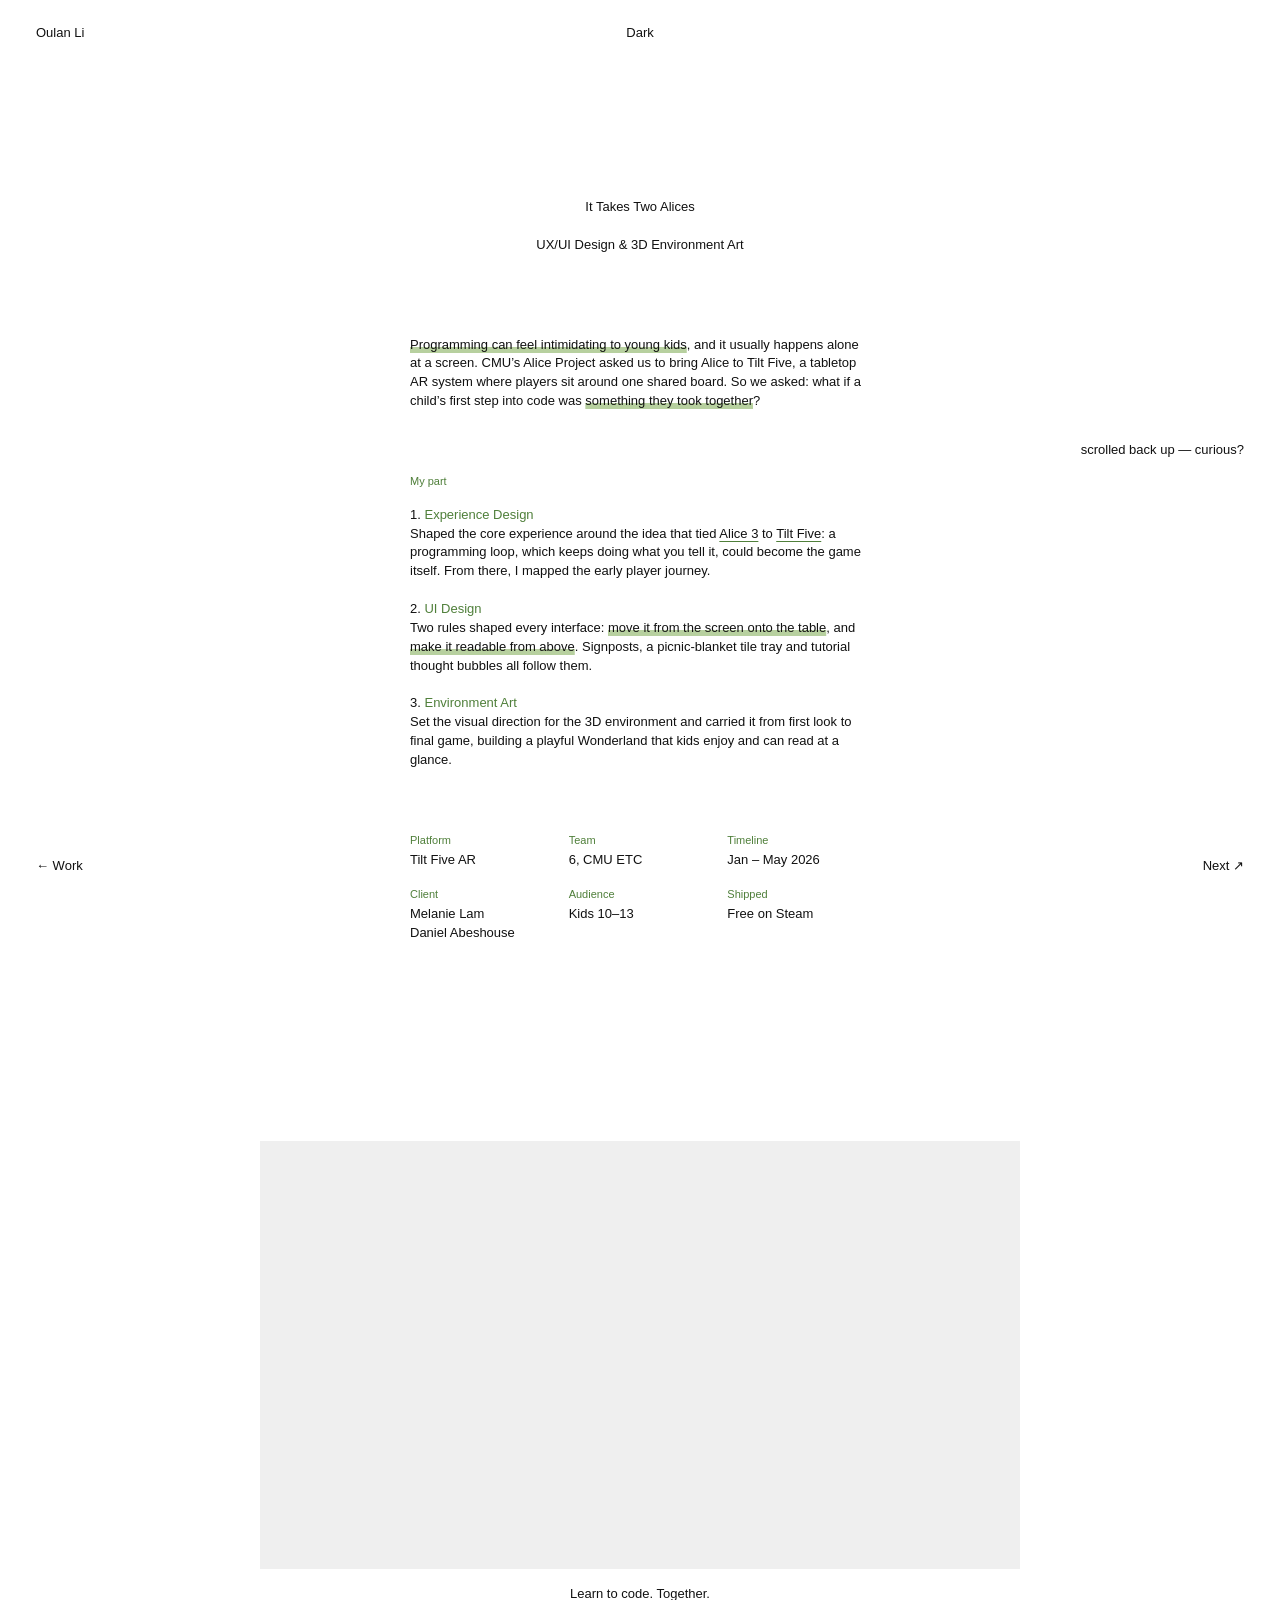
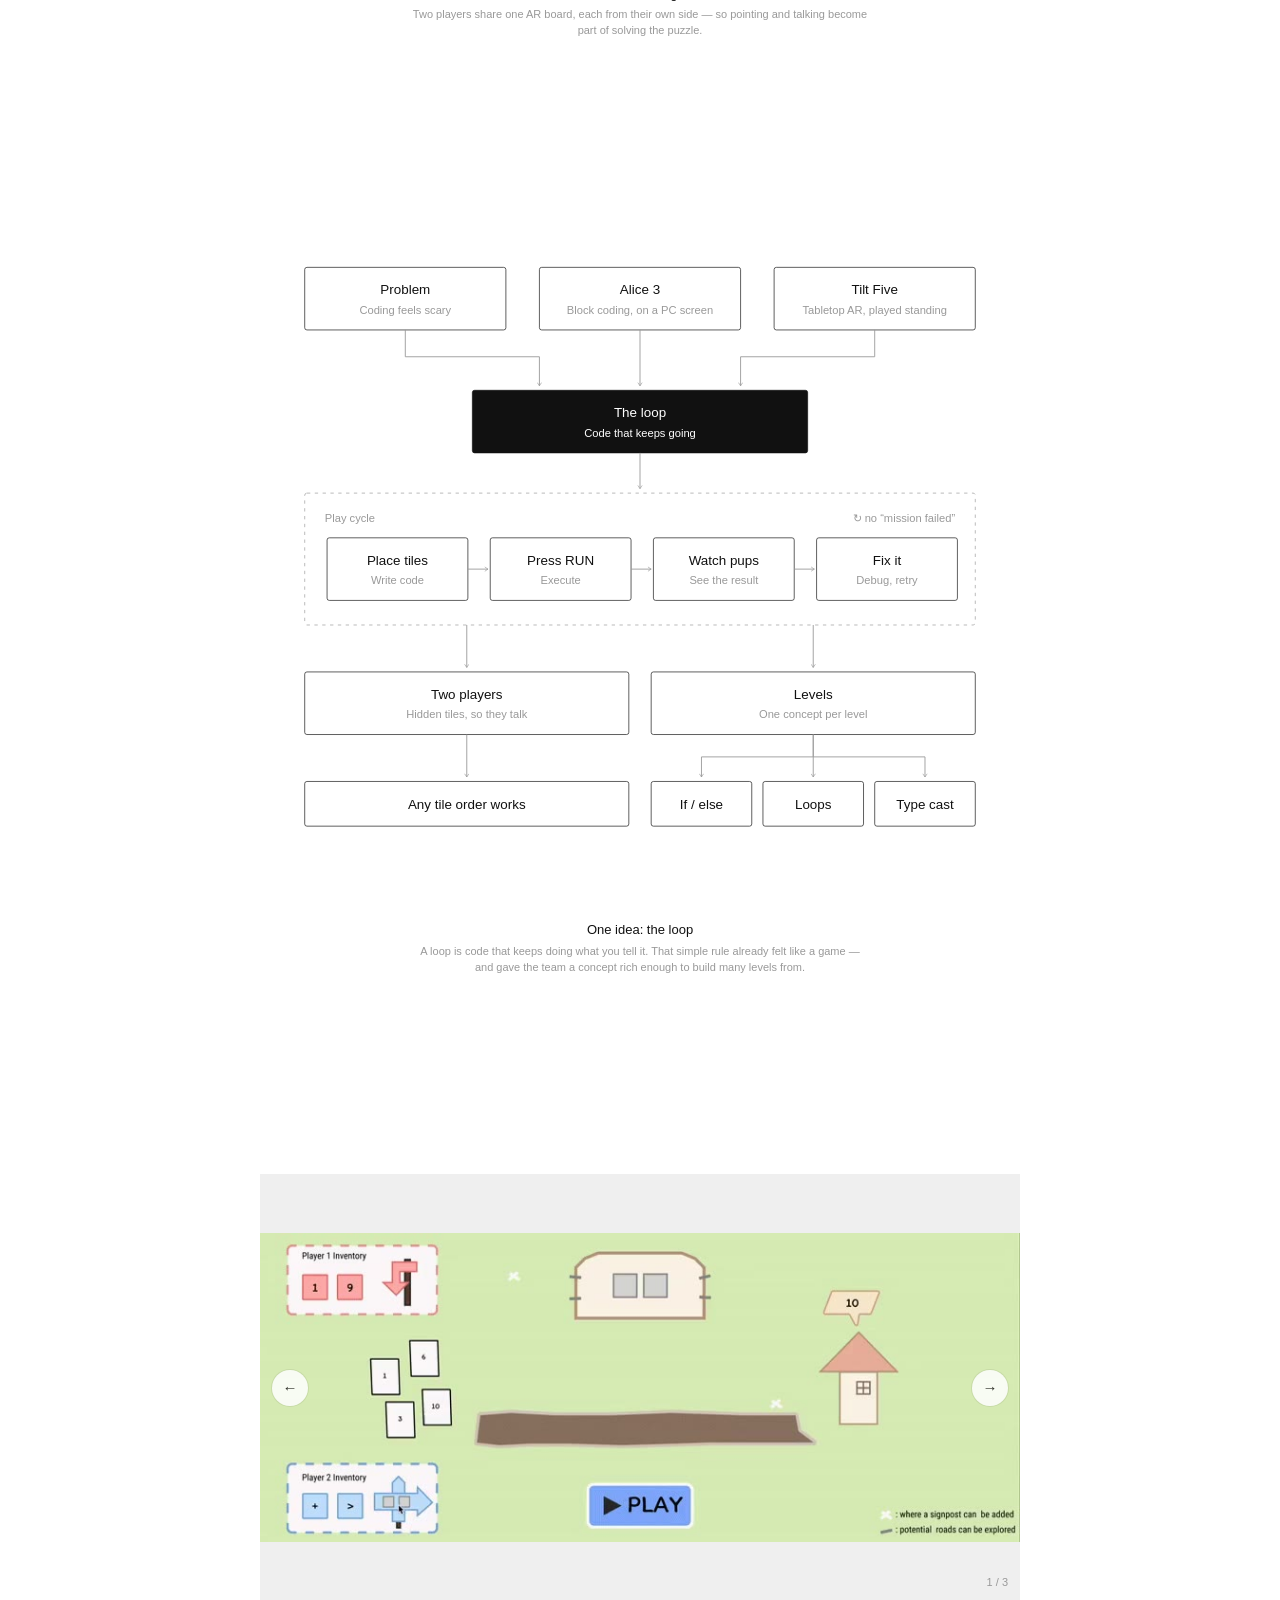
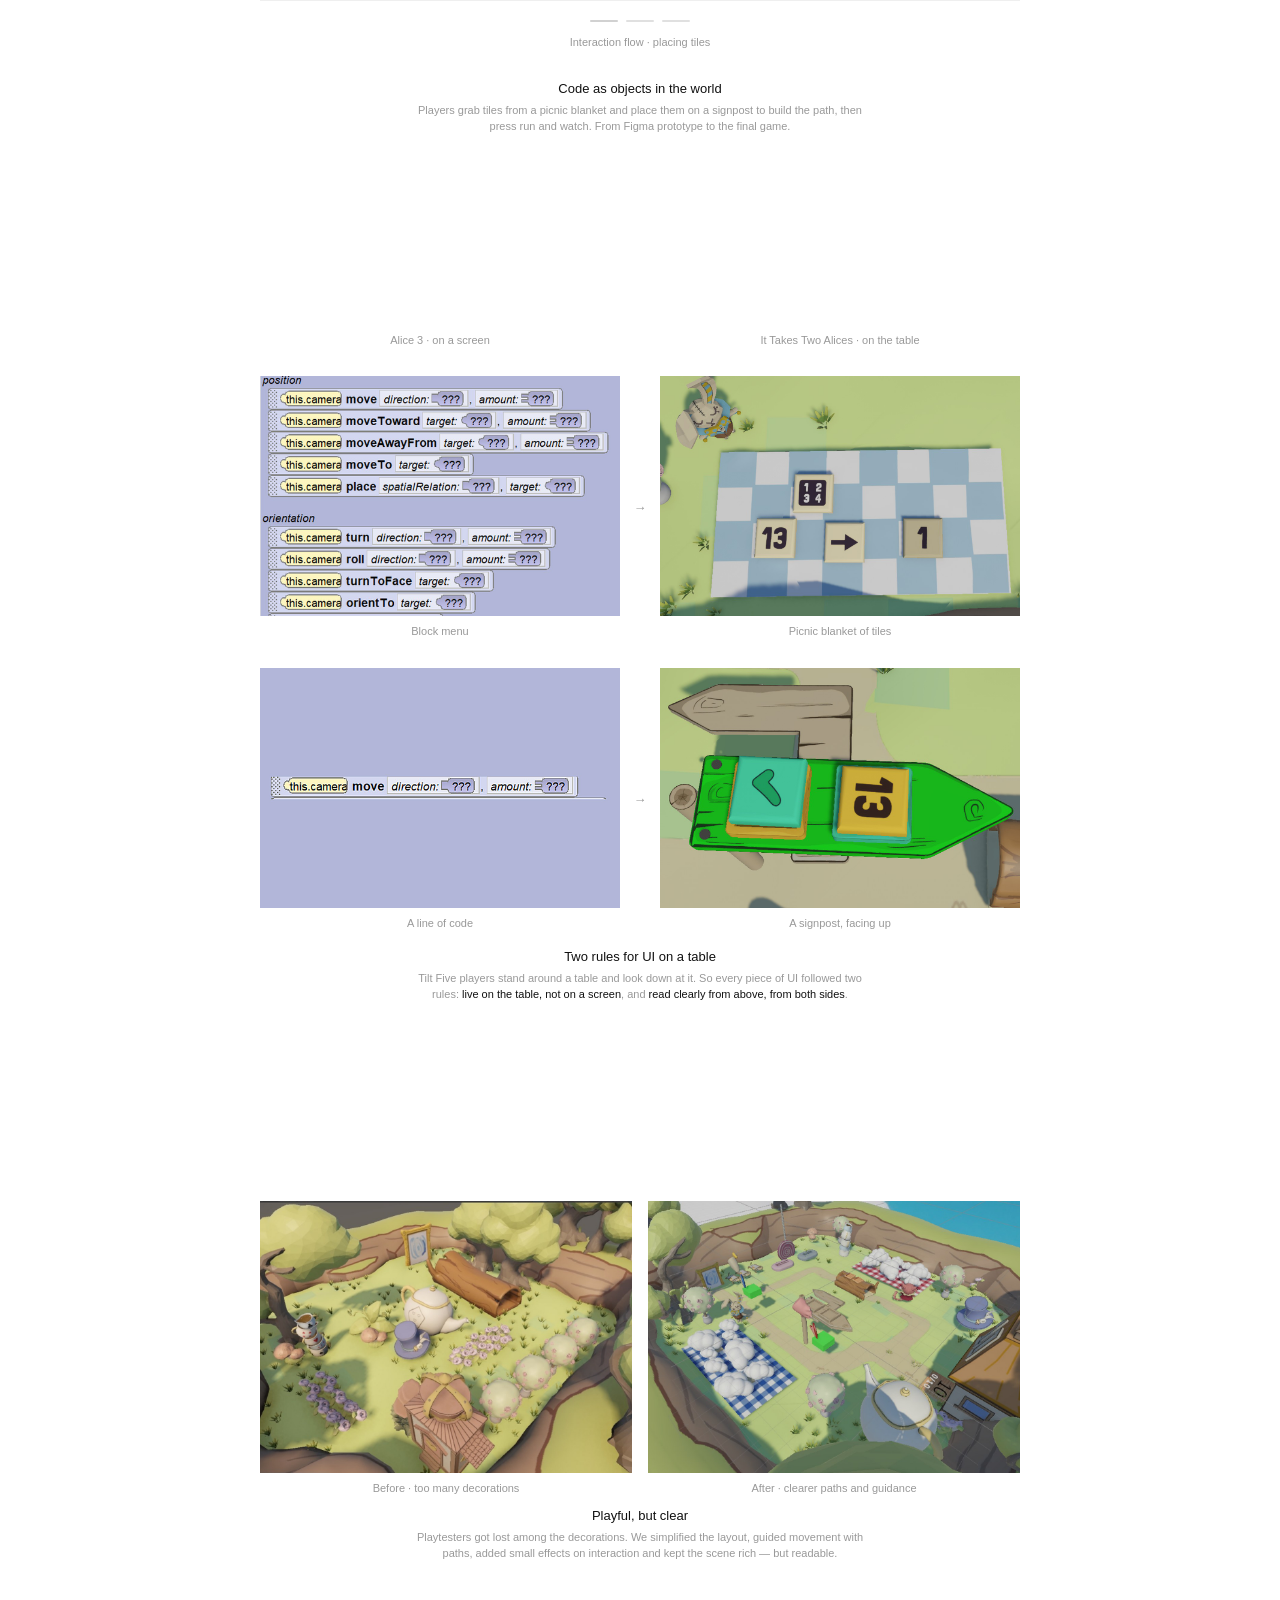
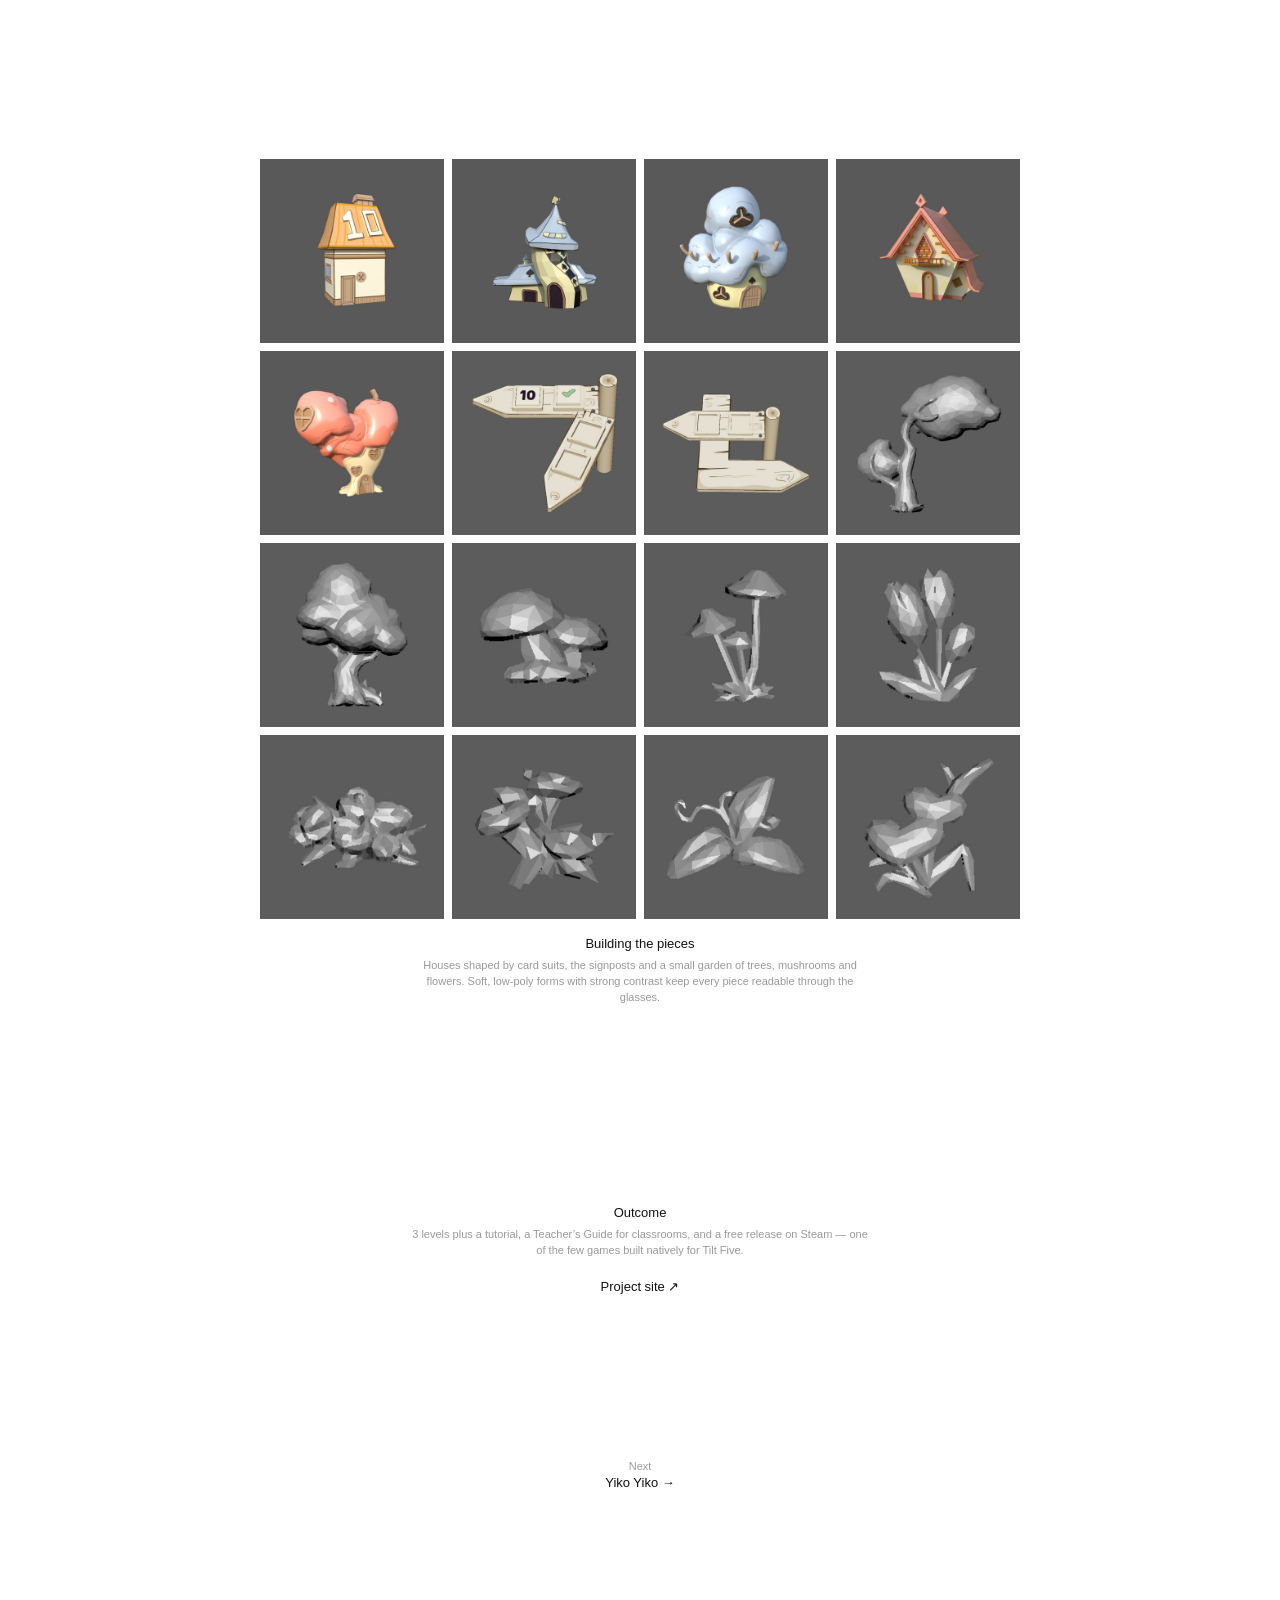
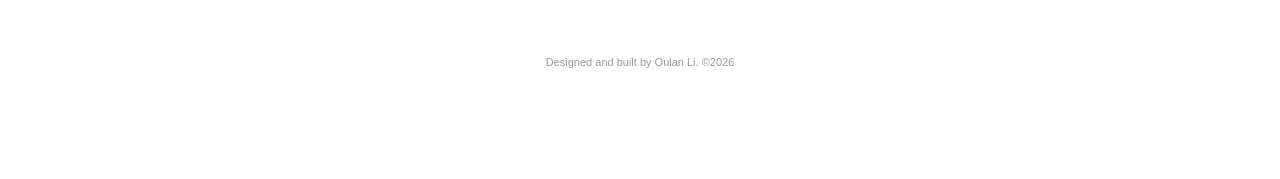
<file: work/it-takes-two-alices.html>
<!doctype html>
<html lang="en">
<head>
<meta charset="utf-8">
<meta name="viewport" content="width=device-width, initial-scale=1">
<title>It Takes Two Alices — Oulan Li</title>
<meta name="description" content="A two-player AR puzzle game on Tilt Five that makes kids’ first step into programming social.">
<link rel="stylesheet" href="../assets/home.css?v=20261116">
<script>
  try { if (localStorage.getItem('theme') === 'dark') document.documentElement.dataset.theme = 'dark'; } catch (e) {}
</script>
</head>
<body data-accent="itta">

  <a class="ui ui-tl" href="../index.html">Oulan Li</a>
  <button class="ui ui-tc" id="theme-toggle" type="button" aria-label="Toggle dark mode">Dark</button>
  <a class="ui ui-bl" href="../index.html#p2">← Work</a>
  <a class="ui ui-br" href="yiko-yiko.html">Next ↗</a>
  <p class="ui ui-rm" id="observer" aria-live="off" title="A small note on your visit. Nothing is recorded.">visit · 00:00</p>

  <main class="cs">

    <!-- Header: title, role, why, what I did, facts -->
    <header class="cs-col cs-head">
      <h1>It Takes Two Alices</h1>
      <p>UX/UI Design &amp; 3D Environment Art</p>
    </header>

    <p class="cs-col cs-why"><span class="hl">Programming can feel intimidating to young kids</span>, and it usually happens alone at a screen. CMU’s Alice Project asked us to bring Alice to Tilt Five, a tabletop AR system where players sit around one shared board. So we asked: what if a child’s first step into code was <span class="hl">something they took together</span>?</p>

    <p class="cs-col cs-label small">My part</p>
    <ol class="cs-col cs-did">
      <li><span class="t">Experience Design</span>Shaped the core experience around the idea that tied <a class="ul" href="https://www.alice.org" target="_blank" rel="noopener">Alice 3</a> to <a class="ul" href="https://www.tiltfive.com" target="_blank" rel="noopener">Tilt Five</a>: a programming loop, which keeps doing what you tell it, could become the game itself. From there, I mapped the early player journey.</li>
      <li><span class="t">UI Design</span>Two rules shaped every interface: <span class="hl">move it from the screen onto the table</span>, and <span class="hl">make it readable from above</span>. Signposts, a picnic-blanket tile tray and tutorial thought bubbles all follow them.</li>
      <li><span class="t">Environment Art</span>Set the visual direction for the 3D environment and carried it from first look to final game, building a playful Wonderland that kids enjoy and can read at a glance.</li>
    </ol>

    <dl class="cs-col cs-facts">
      <div><dt>Platform</dt><dd>Tilt Five AR</dd></div>
      <div><dt>Team</dt><dd>6, CMU ETC</dd></div>
      <div><dt>Timeline</dt><dd>Jan – May 2026</dd></div>
      <div><dt>Client</dt><dd>Melanie Lam<br>Daniel Abeshouse</dd></div>
      <div><dt>Audience</dt><dd>Kids 10–13</dd></div>
      <div><dt>Shipped</dt><dd>Free on Steam</dd></div>
    </dl>

    <!-- Story, told through images. Each figure: image + a title line + one quiet sentence. -->
    <figure class="cs-fig wide">
      <div class="video"><iframe src="https://www.youtube-nocookie.com/embed/Qv1Y9NlOJE0?rel=0&amp;modestbranding=1" title="It Takes Two Alices — trailer" loading="lazy" allow="accelerometer; autoplay; clipboard-write; encrypted-media; gyroscope; picture-in-picture; fullscreen" allowfullscreen></iframe></div>
      <figcaption>
        <p>Learn to code. Together.</p>
        <p class="small">Two players share one AR board, each from their own side — so pointing and talking become part of solving the puzzle.</p>
      </figcaption>
    </figure>

    <figure class="cs-fig wide">
      <div class="flow-wrap" data-reveal>
      <svg class="flow" viewBox="0 0 680 560" role="img" aria-labelledby="loopT loopD">
        <title id="loopT">The loop idea</title>
        <desc id="loopD">A problem, Alice 3 (block coding on a PC screen) and Tilt Five (tabletop AR, played standing) raise a question: what could tie these together? The answer is the loop, code that keeps going. It becomes a play cycle of placing tiles, pressing run, watching the puppies and fixing the code, which supports two-player play and levels built on one concept each: if/else, loops and type casting.</desc>
        <defs><marker id="ah" viewBox="0 0 10 10" refX="8" refY="5" markerWidth="6" markerHeight="6" orient="auto"><path d="M2 1L8 5L2 9" fill="none" stroke="context-stroke" stroke-width="1.2"/></marker></defs>
        <g data-delay="0"><rect class="b" x="40" y="20" width="180" height="56" rx="2"/><text class="tt" x="130.0" y="40.0">Problem</text><text class="ts" x="130.0" y="58.0">Coding feels scary</text></g>
        <g data-delay="900"><rect class="b" x="250" y="20" width="180" height="56" rx="2"/><text class="tt" x="340.0" y="40.0">Alice 3</text><text class="ts" x="340.0" y="58.0">Block coding, on a PC screen</text></g>
        <g data-delay="1800"><rect class="b" x="460" y="20" width="180" height="56" rx="2"/><text class="tt" x="550.0" y="40.0">Tilt Five</text><text class="ts" x="550.0" y="58.0">Tabletop AR, played standing</text></g>
        <g data-delay="3000"><path class="a" d="M130 76V100H250V126" marker-end="url(#ah)"/><path class="a" d="M340 76V126" marker-end="url(#ah)"/><path class="a" d="M550 76V100H430V126" marker-end="url(#ah)"/></g>
        <g data-delay="3600" class="q"><text class="tq" x="340" y="158">What could tie these together?</text></g>
        <g data-delay="6400" class="big"><rect class="k" x="190" y="130" width="300" height="56" rx="2"/><text class="tt" x="340.0" y="150.0">The loop</text><text class="ts" x="340.0" y="168.0">Code that keeps going</text></g>
        <g data-delay="8200"><path class="a" d="M340 186V218" marker-end="url(#ah)"/><rect class="c" x="40" y="222" width="600" height="118" rx="2"/><text class="ts l" x="58" y="244">Play cycle</text><text class="ts r" x="622" y="244">↻ no “mission failed”</text></g>
        <g data-delay="9200"><rect class="b" x="60" y="262" width="126" height="56" rx="2"/><text class="tt" x="123.0" y="282.0">Place tiles</text><text class="ts" x="123.0" y="300.0">Write code</text></g>
        <g data-delay="10200"><path class="a" d="M186 290H204" marker-end="url(#ah)"/><rect class="b" x="206" y="262" width="126" height="56" rx="2"/><text class="tt" x="269.0" y="282.0">Press RUN</text><text class="ts" x="269.0" y="300.0">Execute</text></g>
        <g data-delay="11200"><path class="a" d="M332 290H350" marker-end="url(#ah)"/><rect class="b" x="352" y="262" width="126" height="56" rx="2"/><text class="tt" x="415.0" y="282.0">Watch pups</text><text class="ts" x="415.0" y="300.0">See the result</text></g>
        <g data-delay="12200"><path class="a" d="M478 290H496" marker-end="url(#ah)"/><rect class="b" x="498" y="262" width="126" height="56" rx="2"/><text class="tt" x="561.0" y="282.0">Fix it</text><text class="ts" x="561.0" y="300.0">Debug, retry</text></g>
        <g data-delay="13800"><path class="a" d="M185 340V378" marker-end="url(#ah)"/><rect class="b" x="40" y="382" width="290" height="56" rx="2"/><text class="tt" x="185.0" y="402.0">Two players</text><text class="ts" x="185.0" y="420.0">Hidden tiles, so they talk</text></g>
        <g data-delay="14800"><path class="a" d="M185 438V476" marker-end="url(#ah)"/><rect class="b" x="40" y="480" width="290" height="40" rx="2"/><text class="tt" x="185.0" y="501.0">Any tile order works</text></g>
        <g data-delay="15800"><path class="a" d="M495 340V378" marker-end="url(#ah)"/><rect class="b" x="350" y="382" width="290" height="56" rx="2"/><text class="tt" x="495.0" y="402.0">Levels</text><text class="ts" x="495.0" y="420.0">One concept per level</text></g>
        <g data-delay="16800"><path class="a" d="M495 438V458H395V476" marker-end="url(#ah)"/><path class="a" d="M495 438V476" marker-end="url(#ah)"/><path class="a" d="M495 458H595V476" marker-end="url(#ah)"/><rect class="b" x="350" y="480" width="90" height="40" rx="2"/><text class="tt" x="395.0" y="501.0">If / else</text><rect class="b" x="450" y="480" width="90" height="40" rx="2"/><text class="tt" x="495.0" y="501.0">Loops</text><rect class="b" x="550" y="480" width="90" height="40" rx="2"/><text class="tt" x="595.0" y="501.0">Type cast</text></g>
      </svg>
      </div>
      <figcaption>
        <p>One idea: the loop</p>
        <p class="small">A loop is code that keeps doing what you tell it. That simple rule already felt like a game — and gave the team a concept rich enough to build many levels from.</p>
      </figcaption>
    </figure>

    <figure class="cs-fig wide gallery">
      <div class="slides media" data-slides>
          <div class="slide is-active" data-label="Interaction flow · placing tiles"><video src="../assets/images/itta/figma-loop-place.mp4" poster="../assets/images/itta/figma-loop-place-poster.jpg" muted loop playsinline preload="metadata" aria-label="Figma walkthrough: players place tiles on a loop signpost"></video></div>
          <div class="slide" data-label="Interaction flow · running the loop"><video src="../assets/images/itta/figma-loop-run.mp4" poster="../assets/images/itta/figma-loop-run-poster.jpg" muted loop playsinline preload="metadata" aria-label="Figma walkthrough: cards loop through the tunnel until they reach 10"></video></div>
          <div class="slide" data-label="In game"><video src="../assets/images/itta/ingame-loop.mp4" poster="../assets/images/itta/ingame-loop-poster.jpg" muted loop playsinline preload="metadata" aria-label="In game: players place tiles from the picnic blankets onto signposts, then the cards walk the loop"></video></div>
          <span class="count">1 / 3</span>
        </div>
      <figcaption>
        <p class="stage small">Interaction flow · placing tiles</p>
        <p>Code as objects in the world</p>
        <p class="small">Players grab tiles from a picnic blanket and place them on a signpost to build the path, then press run and watch. From Figma prototype to the final game.</p>
      </figcaption>
    </figure>

    <figure class="cs-fig wide">
      <div class="pairs" data-reveal="noreplay">
        <div class="pair head" data-delay="300"><p class="small">Alice 3 · on a screen</p><span></span><p class="small">It Takes Two Alices · on the table</p></div>
        <div class="pair">
          <div class="cell" data-delay="1200"><img src="../assets/images/itta/s2t-alice-menu.jpg" alt="Block menu in Alice 3" loading="lazy"><p class="small">Block menu</p></div>
          <span class="to" aria-hidden="true" data-delay="2100">→</span>
          <div class="cell" data-delay="2700"><img src="../assets/images/itta/s2t-game-blanket.jpg" alt="Picnic blanket of tiles in the game" loading="lazy"><p class="small">Picnic blanket of tiles</p></div>
        </div>
        <div class="pair">
          <div class="cell" data-delay="4100"><img src="../assets/images/itta/s2t-alice-statement.jpg" alt="A line of code in Alice 3" loading="lazy"><p class="small">A line of code</p></div>
          <span class="to" aria-hidden="true" data-delay="5000">→</span>
          <div class="cell" data-delay="5600"><img src="../assets/images/itta/s2t-game-signpost.jpg" alt="A signpost in the game" loading="lazy"><p class="small">A signpost, facing up</p></div>
        </div>
      </div>
      <figcaption>
        <p>Two rules for UI on a table</p>
        <p class="small">Tilt Five players stand around a table and look down at it. So every piece of UI followed two rules: <strong>live on the table, not on a screen</strong>, and <strong>read clearly from above, from both sides</strong>.</p>
      </figcaption>
    </figure>

    <figure class="cs-fig wide">
      <div class="duo">
        <figure class="sub"><img src="../assets/images/itta/level-before.jpg" alt="Earlier level: dense decorations" loading="lazy"><p class="small">Before · too many decorations</p></figure>
        <figure class="sub"><img src="../assets/images/itta/level-after.jpg" alt="Final level: clearer paths and guidance" loading="lazy"><p class="small">After · clearer paths and guidance</p></figure>
      </div>
      <figcaption>
        <p>Playful, but clear</p>
        <p class="small">Playtesters got lost among the decorations. We simplified the layout, guided movement with paths, added small effects on interaction and kept the scene rich — but readable.</p>
      </figcaption>
    </figure>

    <figure class="cs-fig wide">
      <div class="pieces" data-reveal="noreplay">
        <img src="../assets/images/itta/piece-house-1.jpg" alt="3D model: House 10" title="House 10" loading="lazy" data-delay="0">
        <img src="../assets/images/itta/piece-house-2.jpg" alt="3D model: Spade house" title="Spade house" loading="lazy" data-delay="220">
        <img src="../assets/images/itta/piece-house-3.jpg" alt="3D model: Club house" title="Club house" loading="lazy" data-delay="440">
        <img src="../assets/images/itta/piece-house-4.jpg" alt="3D model: Diamond house" title="Diamond house" loading="lazy" data-delay="660">
        <img src="../assets/images/itta/piece-house-5.jpg" alt="3D model: Heart house" title="Heart house" loading="lazy" data-delay="880">
        <img src="../assets/images/itta/piece-signpost-1.jpg" alt="3D model: Signpost, two arms" title="Signpost, two arms" loading="lazy" data-delay="1100">
        <img src="../assets/images/itta/piece-signpost-2.jpg" alt="3D model: Signpost, L-shaped" title="Signpost, L-shaped" loading="lazy" data-delay="1320">
        <img src="../assets/images/itta/piece-tree-1.jpg" alt="3D model: Bent tree" title="Bent tree" loading="lazy" data-delay="1540">
        <img src="../assets/images/itta/piece-tree-2.jpg" alt="3D model: Big tree" title="Big tree" loading="lazy" data-delay="1760">
        <img src="../assets/images/itta/piece-mushrooms-1.jpg" alt="3D model: Mushrooms" title="Mushrooms" loading="lazy" data-delay="1980">
        <img src="../assets/images/itta/piece-mushrooms-2.jpg" alt="3D model: Tall mushrooms" title="Tall mushrooms" loading="lazy" data-delay="2200">
        <img src="../assets/images/itta/piece-tulips.jpg" alt="3D model: Tulips" title="Tulips" loading="lazy" data-delay="2420">
        <img src="../assets/images/itta/piece-roses.jpg" alt="3D model: Roses" title="Roses" loading="lazy" data-delay="2640">
        <img src="../assets/images/itta/piece-bush.jpg" alt="3D model: Bush" title="Bush" loading="lazy" data-delay="2860">
        <img src="../assets/images/itta/piece-sprout.jpg" alt="3D model: Sprout" title="Sprout" loading="lazy" data-delay="3080">
        <img src="../assets/images/itta/piece-heart-plant.jpg" alt="3D model: Heart plant" title="Heart plant" loading="lazy" data-delay="3300">
      </div>
      <figcaption>
        <p>Building the pieces</p>
        <p class="small">Houses shaped by card suits, the signposts and a small garden of trees, mushrooms and flowers. Soft, low-poly forms with strong contrast keep every piece readable through the glasses.</p>
      </figcaption>
    </figure>

    <section class="cs-col cs-end">
      <p>Outcome</p>
      <p class="small">3 levels plus a tutorial, a Teacher’s Guide for classrooms, and a free release on Steam — one of the few games built natively for Tilt Five.</p>
      <p class="links"><a href="https://projects.etc.cmu.edu/it-takes-two-alices/" target="_blank" rel="noopener">Project site ↗</a></p>
    </section>

    <nav class="cs-col cs-next" aria-label="Next project">
      <p class="small">Next</p>
      <p><a href="yiko-yiko.html">Yiko Yiko →</a></p>
    </nav>

    <footer class="cs-col cs-foot">
      <p class="small">Designed and built by Oulan Li. ©2026</p>
    </footer>
  </main>

<script src="../assets/home.js?v=20261116"></script>
</body>
</html>
</file>
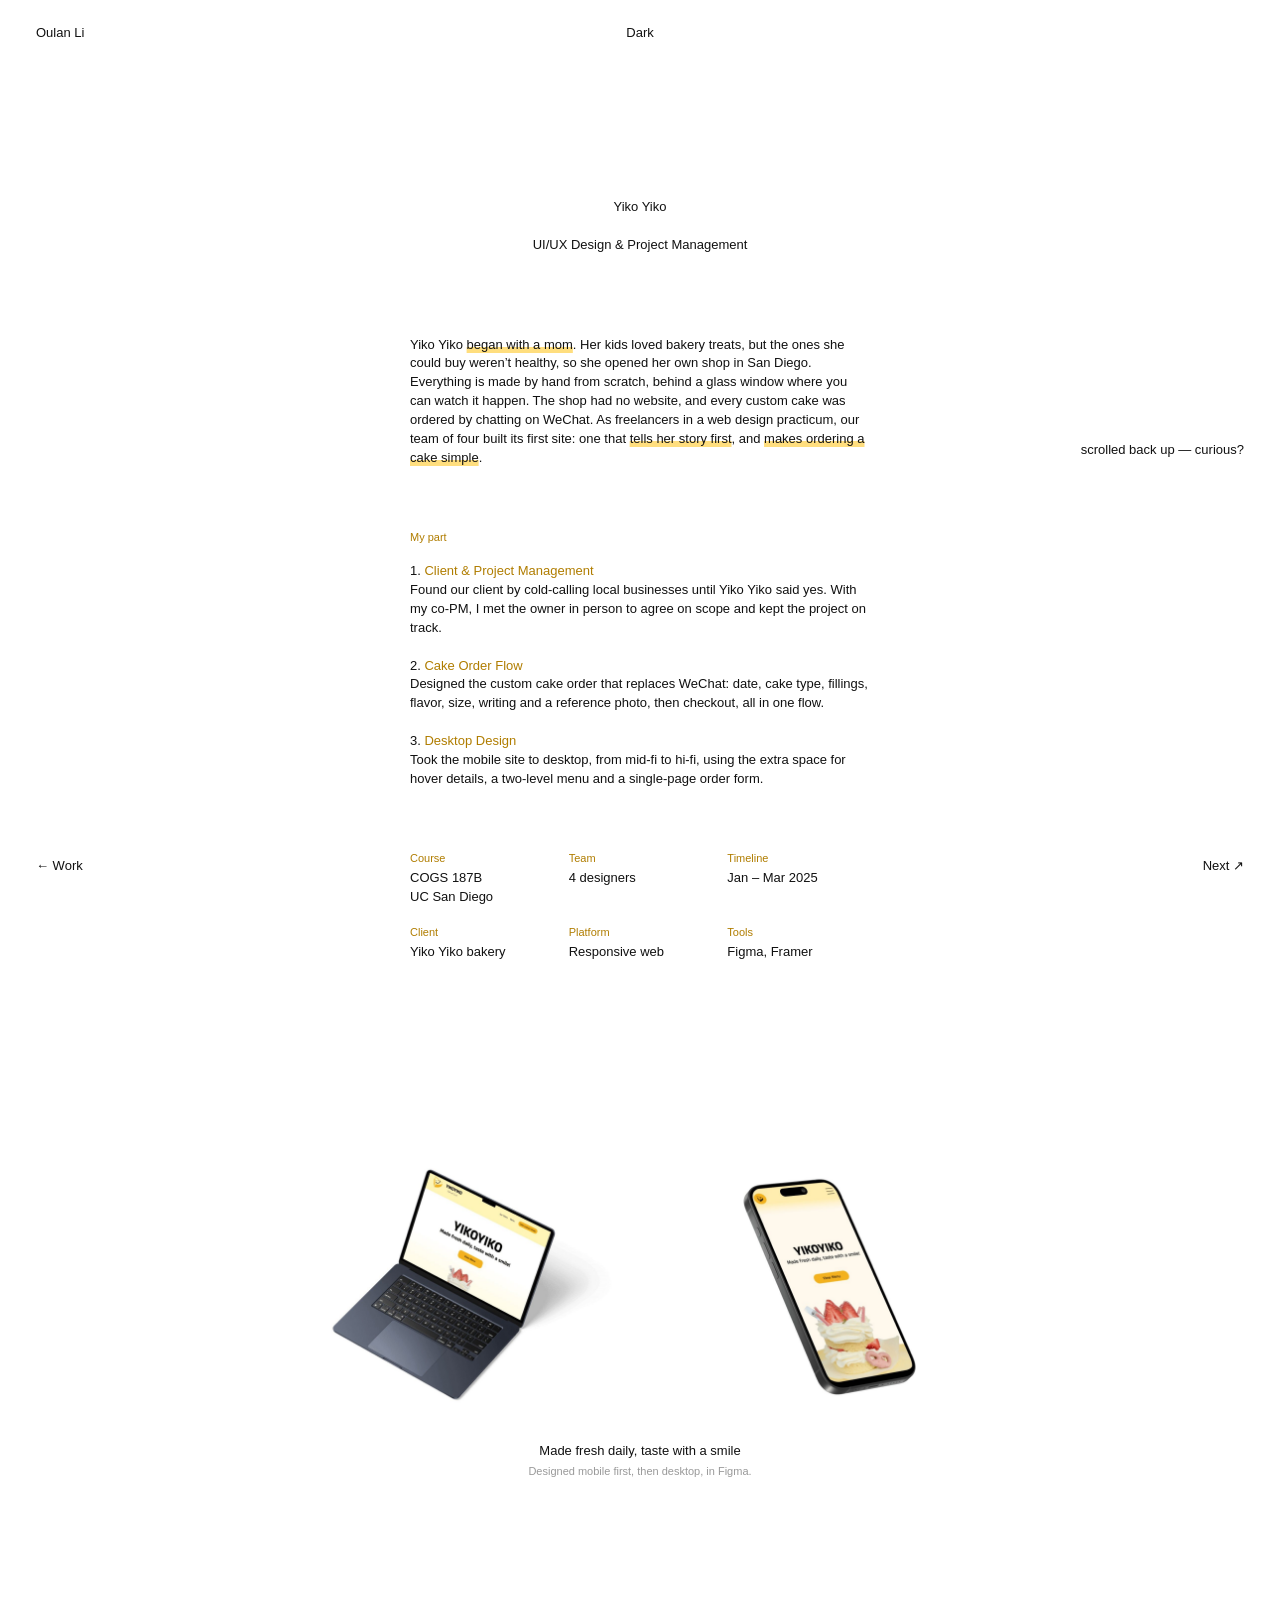
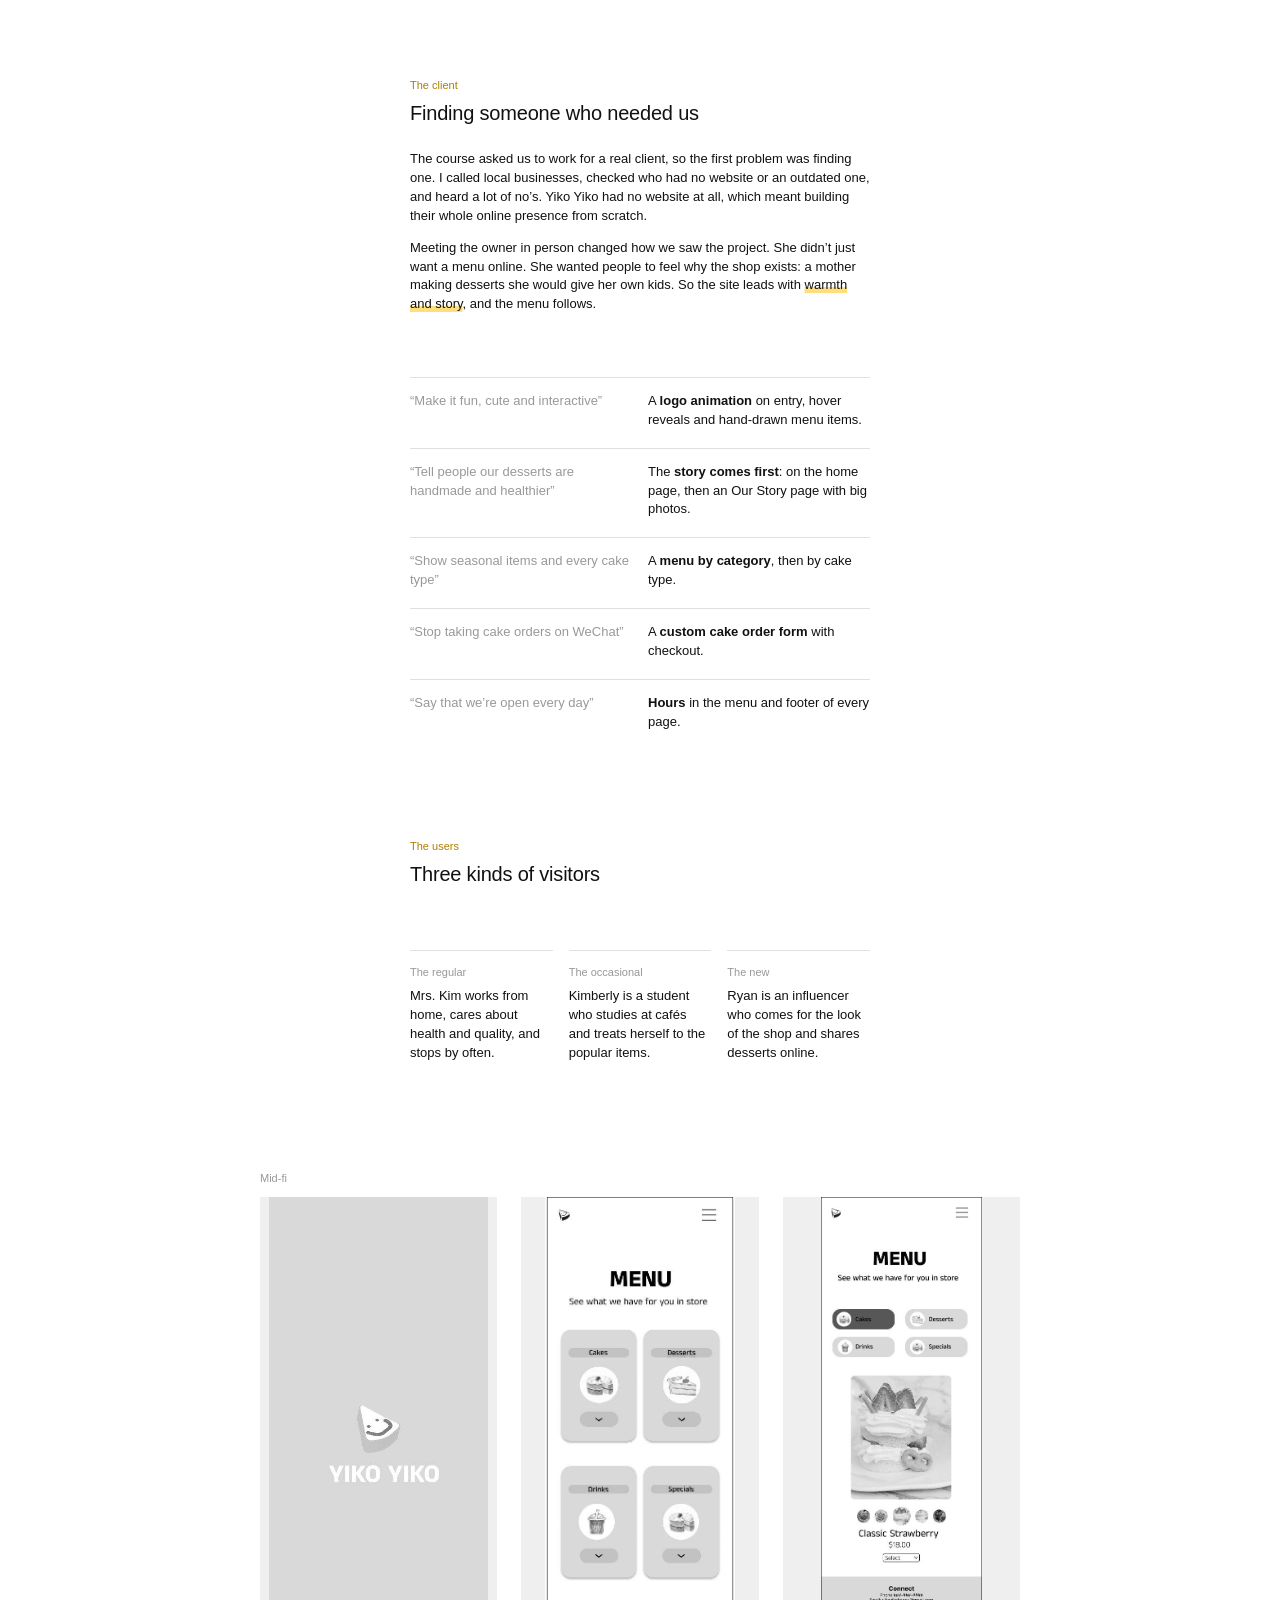
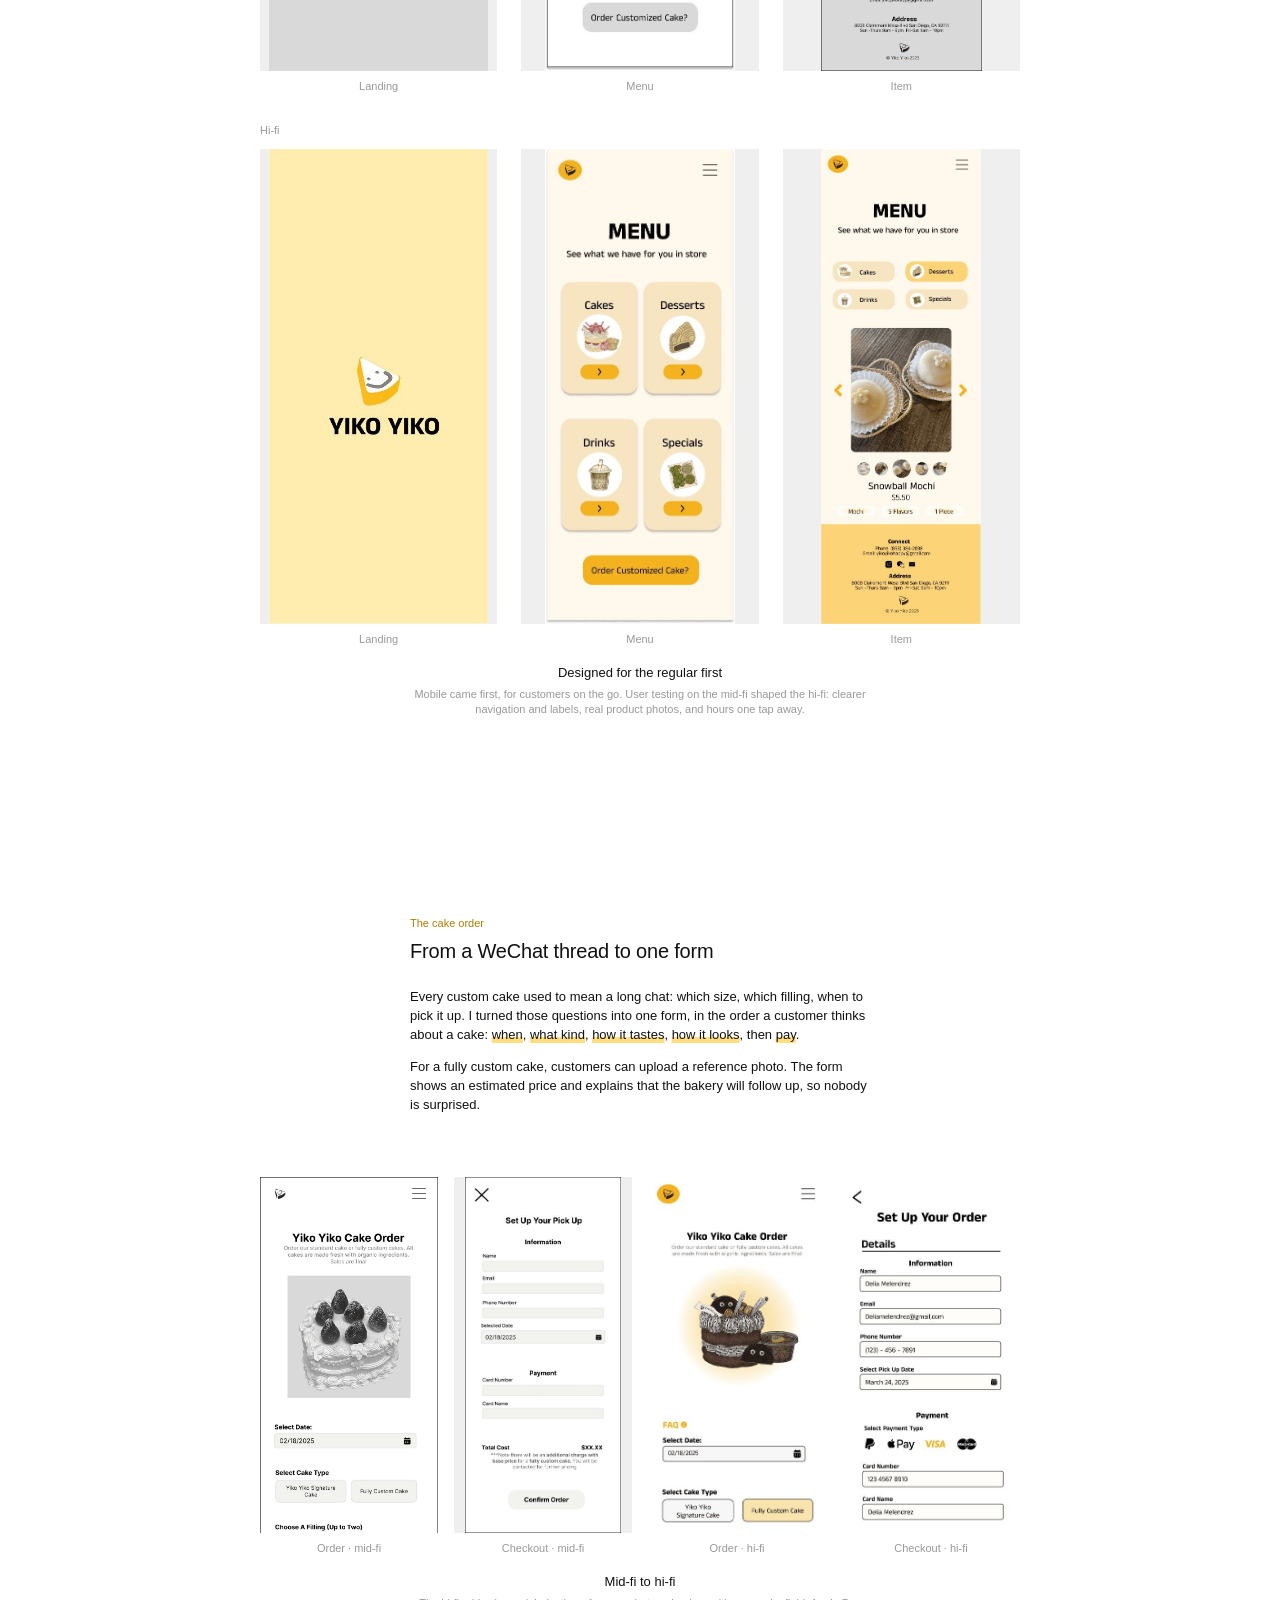
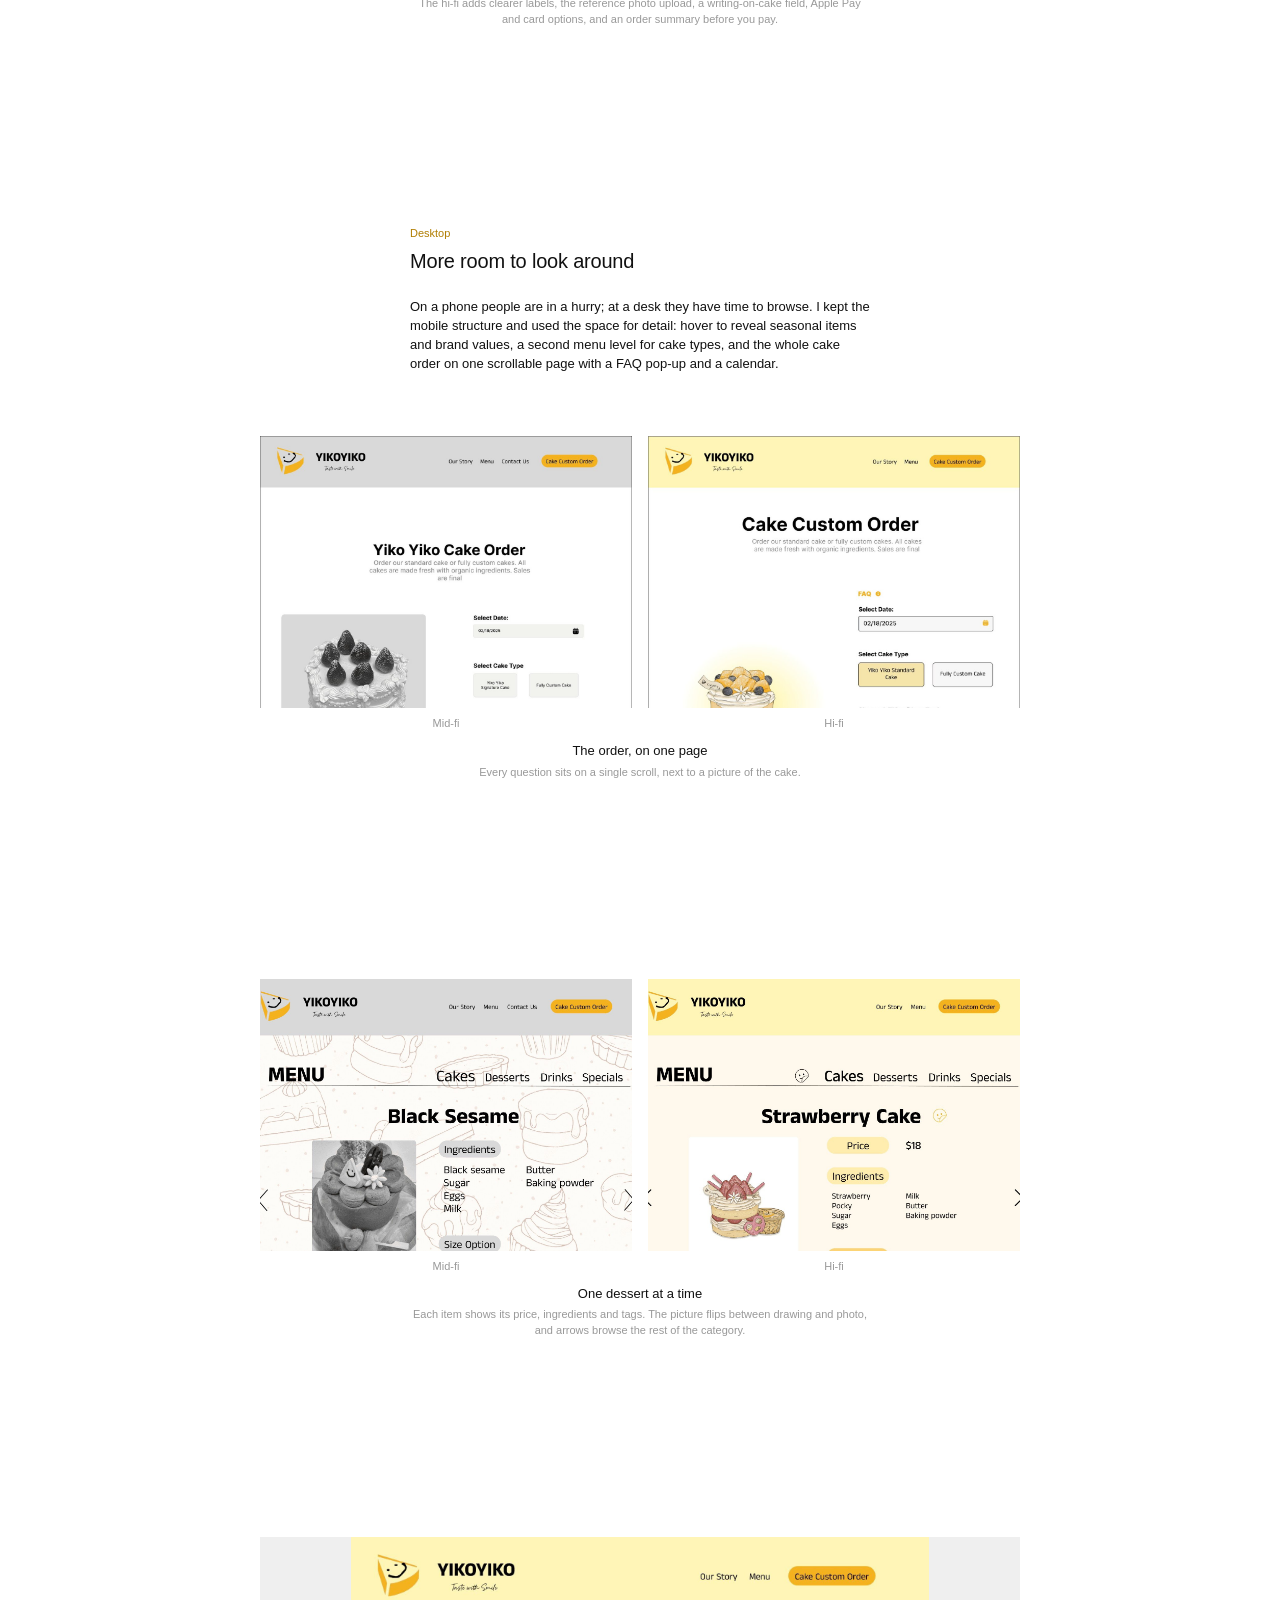
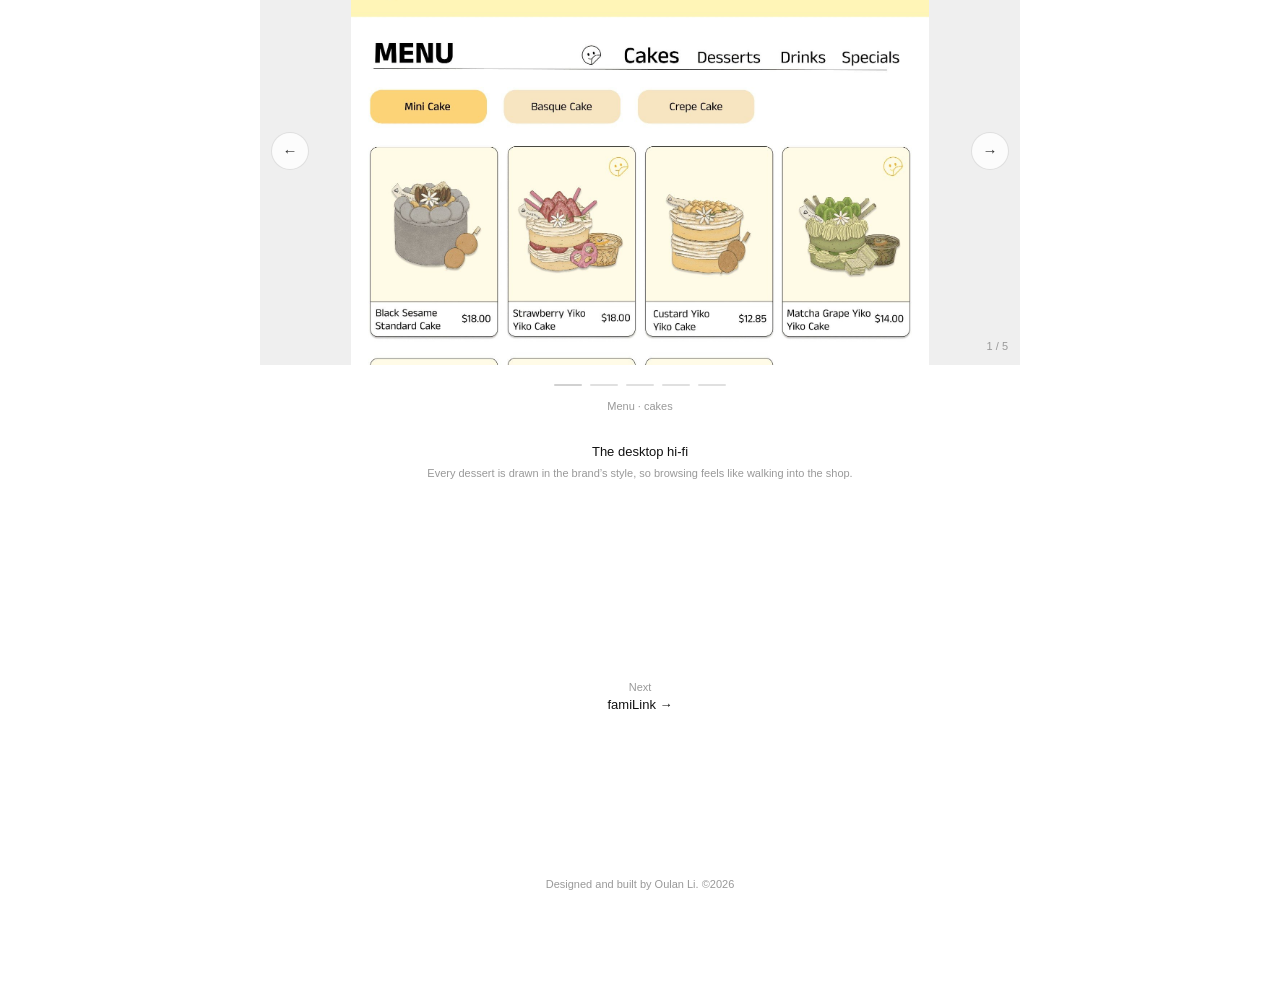
<file: work/yiko-yiko.html>
<!doctype html>
<html lang="en">
<head>
<meta charset="utf-8">
<meta name="viewport" content="width=device-width, initial-scale=1">
<title>Yiko Yiko — Oulan Li</title>
<meta name="description" content="A playful website for a handmade dessert bakery, with custom cake orders built in.">
<link rel="stylesheet" href="../assets/home.css?v=20261116">
<script>
  try { if (localStorage.getItem('theme') === 'dark') document.documentElement.dataset.theme = 'dark'; } catch (e) {}
</script>
</head>
<body data-accent="yiko">

  <a class="ui ui-tl" href="../index.html">Oulan Li</a>
  <button class="ui ui-tc" id="theme-toggle" type="button" aria-label="Toggle dark mode">Dark</button>
  <a class="ui ui-bl" href="../index.html#p3">← Work</a>
  <a class="ui ui-br" href="familink.html">Next ↗</a>
  <p class="ui ui-rm" id="observer" aria-live="off" title="A small note on your visit. Nothing is recorded.">visit · 00:00</p>

  <main class="cs long">

    <header class="cs-col cs-head">
      <h1>Yiko Yiko</h1>
      <p>UI/UX Design &amp; Project Management</p>
    </header>

    <p class="cs-col cs-why">Yiko Yiko <span class="hl">began with a mom</span>. Her kids loved bakery treats, but the ones she could buy weren’t healthy, so she opened her own shop in San Diego. Everything is made by hand from scratch, behind a glass window where you can watch it happen. The shop had no website, and every custom cake was ordered by chatting on WeChat. As freelancers in a web design practicum, our team of four built its first site: one that <span class="hl">tells her story first</span>, and <span class="hl">makes ordering a cake simple</span>.</p>

    <p class="cs-col cs-label small">My part</p>
    <ol class="cs-col cs-did">
      <li><span class="t">Client &amp; Project Management</span>Found our client by cold-calling local businesses until Yiko Yiko said yes. With my co-PM, I met the owner in person to agree on scope and kept the project on track.</li>
      <li><span class="t">Cake Order Flow</span>Designed the custom cake order that replaces WeChat: date, cake type, fillings, flavor, size, writing and a reference photo, then checkout, all in one flow.</li>
      <li><span class="t">Desktop Design</span>Took the mobile site to desktop, from mid-fi to hi-fi, using the extra space for hover details, a two-level menu and a single-page order form.</li>
    </ol>

    <dl class="cs-col cs-facts">
      <div><dt>Course</dt><dd>COGS 187B<br>UC San Diego</dd></div>
      <div><dt>Team</dt><dd>4 designers</dd></div>
      <div><dt>Timeline</dt><dd>Jan – Mar 2025</dd></div>
      <div><dt>Client</dt><dd>Yiko Yiko bakery</dd></div>
      <div><dt>Platform</dt><dd>Responsive web</dd></div>
      <div><dt>Tools</dt><dd>Figma, Framer</dd></div>
    </dl>

    <figure class="cs-fig wide">
      <div class="duo">
        <figure class="sub"><img src="../assets/images/yiko/hero-laptop.jpg" alt="The Yiko Yiko website on a laptop"></figure>
        <figure class="sub"><img src="../assets/images/yiko/hero-phone.jpg" alt="The Yiko Yiko website on a phone"></figure>
      </div>
      <figcaption>
        <p>Made fresh daily, taste with a smile</p>
        <p class="small">Designed mobile first, then desktop, in Figma.</p>
      </figcaption>
    </figure>

    <section class="cs-col phase">
      <p class="small">The client</p>
      <h2>Finding someone who needed us</h2>
      <p>The course asked us to work for a real client, so the first problem was finding one. I called local businesses, checked who had no website or an outdated one, and heard a lot of no’s. Yiko Yiko had no website at all, which meant building their whole online presence from scratch.</p>
      <p>Meeting the owner in person changed how we saw the project. She didn’t just want a menu online. She wanted people to feel why the shop exists: a mother making desserts she would give her own kids. So the site leads with <span class="hl">warmth and story</span>, and the menu follows.</p>
    </section>

    <dl class="cs-col map-list" data-reveal="noreplay">
      <div data-delay="0"><dt>“Make it fun, cute and interactive”</dt><dd>A <strong>logo animation</strong> on entry, hover reveals and hand-drawn menu items.</dd></div>
      <div data-delay="600"><dt>“Tell people our desserts are handmade and healthier”</dt><dd>The <strong>story comes first</strong>: on the home page, then an Our Story page with big photos.</dd></div>
      <div data-delay="1200"><dt>“Show seasonal items and every cake type”</dt><dd>A <strong>menu by category</strong>, then by cake type.</dd></div>
      <div data-delay="1800"><dt>“Stop taking cake orders on WeChat”</dt><dd>A <strong>custom cake order form</strong> with checkout.</dd></div>
      <div data-delay="2400"><dt>“Say that we’re open every day”</dt><dd><strong>Hours</strong> in the menu and footer of every page.</dd></div>
    </dl>

    <section class="cs-col phase">
      <p class="small">The users</p>
      <h2>Three kinds of visitors</h2>
    </section>

    <div class="cs-col people" data-reveal="noreplay">
      <div data-delay="0"><p class="small">The regular</p><p>Mrs. Kim works from home, cares about health and quality, and stops by often.</p></div>
      <div data-delay="600"><p class="small">The occasional</p><p>Kimberly is a student who studies at cafés and treats herself to the popular items.</p></div>
      <div data-delay="1200"><p class="small">The new</p><p>Ryan is an influencer who comes for the look of the shop and shares desserts online.</p></div>
    </div>

    <figure class="cs-fig wide">
      <p class="row-label small">Mid-fi</p>
      <div class="phones">
        <div><img src="../assets/images/yiko/mid-splash.jpg" alt="Mid-fi mobile: splash screen" loading="lazy"><p class="small">Landing</p></div>
        <div><img src="../assets/images/yiko/mid-menu.jpg" alt="Mid-fi mobile: menu categories" loading="lazy"><p class="small">Menu</p></div>
        <div><img src="../assets/images/yiko/mid-item.jpg" alt="Mid-fi mobile: a menu item" loading="lazy"><p class="small">Item</p></div>
      </div>
      <p class="row-label small">Hi-fi</p>
      <div class="phones">
        <div><img src="../assets/images/yiko/hi-splash.jpg" alt="Hi-fi mobile: yellow splash screen with the logo" loading="lazy"><p class="small">Landing</p></div>
        <div><img src="../assets/images/yiko/hi-menu.jpg" alt="Hi-fi mobile: illustrated menu categories" loading="lazy"><p class="small">Menu</p></div>
        <div><img src="../assets/images/yiko/hi-item.jpg" alt="Hi-fi mobile: snowball mochi item page" loading="lazy"><p class="small">Item</p></div>
      </div>
      <figcaption>
        <p>Designed for the regular first</p>
        <p class="small">Mobile came first, for customers on the go. User testing on the mid-fi shaped the hi-fi: clearer navigation and labels, real product photos, and hours one tap away.</p>
      </figcaption>
    </figure>

    <section class="cs-col phase">
      <p class="small">The cake order</p>
      <h2>From a WeChat thread to one form</h2>
      <p>Every custom cake used to mean a long chat: which size, which filling, when to pick it up. I turned those questions into one form, in the order a customer thinks about a cake: <span class="hl">when</span>, <span class="hl">what kind</span>, <span class="hl">how it tastes</span>, <span class="hl">how it looks</span>, then <span class="hl">pay</span>.</p>
      <p>For a fully custom cake, customers can upload a reference photo. The form shows an estimated price and explains that the bakery will follow up, so nobody is surprised.</p>
    </section>

    <figure class="cs-fig wide">
      <div class="phones four">
        <div><img class="scroll" style="--dur:22s" src="../assets/images/yiko/mid-order.jpg" alt="Mid-fi mobile: cake order form" loading="lazy"><p class="small">Order <span class="tag">· mid-fi</span></p></div>
        <div><img src="../assets/images/yiko/mid-checkout.jpg" alt="Mid-fi mobile: pick-up and payment" loading="lazy"><p class="small">Checkout <span class="tag">· mid-fi</span></p></div>
        <div><img class="scroll" style="--dur:18s" src="../assets/images/yiko/hi-order.jpg" alt="Hi-fi mobile: cake order form with date, type, fillings, flavor, size, writing and a reference photo" loading="lazy"><p class="small">Order <span class="tag">· hi-fi</span></p></div>
        <div><img class="scroll" style="--dur:10s" src="../assets/images/yiko/hi-checkout.jpg" alt="Hi-fi mobile: checkout with payment options and an order summary" loading="lazy"><p class="small">Checkout <span class="tag">· hi-fi</span></p></div>
      </div>
      <figcaption>
        <p>Mid-fi to hi-fi</p>
        <p class="small">The hi-fi adds clearer labels, the reference photo upload, a writing-on-cake field, Apple Pay and card options, and an order summary before you pay.</p>
      </figcaption>
    </figure>

    <section class="cs-col phase">
      <p class="small">Desktop</p>
      <h2>More room to look around</h2>
      <p>On a phone people are in a hurry; at a desk they have time to browse. I kept the mobile structure and used the space for detail: hover to reveal seasonal items and brand values, a second menu level for cake types, and the whole cake order on one scrollable page with a FAQ pop-up and a calendar.</p>
    </section>

    <figure class="cs-fig wide">
      <div class="duo">
        <figure class="sub"><img class="scroll" style="--dur:16s" src="../assets/images/yiko/d-mid-order.jpg" alt="Desktop mid-fi: cake order page" loading="lazy"><p class="small">Mid-fi</p></figure>
        <figure class="sub"><img class="scroll" style="--dur:12s" src="../assets/images/yiko/d-hi-order.jpg" alt="Desktop hi-fi: cake custom order page" loading="lazy"><p class="small">Hi-fi</p></figure>
      </div>
      <figcaption>
        <p>The order, on one page</p>
        <p class="small">Every question sits on a single scroll, next to a picture of the cake.</p>
      </figcaption>
    </figure>

    <figure class="cs-fig wide">
      <div class="duo">
        <figure class="sub"><img src="../assets/images/yiko/d-mid-item.jpg" alt="Desktop mid-fi: black sesame cake item page" loading="lazy"><p class="small">Mid-fi</p></figure>
        <figure class="sub"><img src="../assets/images/yiko/d-hi-item.jpg" alt="Desktop hi-fi: strawberry cake item page" loading="lazy"><p class="small">Hi-fi</p></figure>
      </div>
      <figcaption>
        <p>One dessert at a time</p>
        <p class="small">Each item shows its price, ingredients and tags. The picture flips between drawing and photo, and arrows browse the rest of the category.</p>
      </figcaption>
    </figure>

    <figure class="cs-fig wide gallery">
      <div class="slides media" data-slides>
        <div class="slide is-active" data-label="Menu · cakes"><img src="../assets/images/yiko/d-menu.jpg" alt="Desktop hi-fi: cake menu with illustrated items" loading="lazy"></div>
        <div class="slide" data-label="Menu · crepe cakes"><img src="../assets/images/yiko/d-crepe.jpg" alt="Desktop hi-fi: crepe cake menu" loading="lazy"></div>
        <div class="slide" data-label="Menu · drinks"><img src="../assets/images/yiko/d-drinks.jpg" alt="Desktop hi-fi: drinks menu" loading="lazy"></div>
        <div class="slide" data-label="Popular items"><img src="../assets/images/yiko/d-popular.jpg" alt="Desktop hi-fi: popular items" loading="lazy"></div>
        <div class="slide" data-label="Checkout"><img src="../assets/images/yiko/d-checkout.jpg" alt="Desktop hi-fi: checkout with order summary" loading="lazy"></div>
        <span class="count">1 / 5</span>
      </div>
      <figcaption>
        <p class="stage small">Menu · cakes</p>
        <p>The desktop hi-fi</p>
        <p class="small">Every dessert is drawn in the brand’s style, so browsing feels like walking into the shop.</p>
      </figcaption>
    </figure>

    <nav class="cs-col cs-next" aria-label="Next project">
      <p class="small">Next</p>
      <p><a href="familink.html">famiLink →</a></p>
    </nav>

    <footer class="cs-col cs-foot">
      <p class="small">Designed and built by Oulan Li. ©2026</p>
    </footer>
  </main>

<script src="../assets/home.js?v=20261116"></script>
</body>
</html>
</file>
<file: assets/home.css>
/* Oulan Li — homepage
   One typeface, one size. Hierarchy comes from position and tone, not scale.
   Colors live in the variables below; dark mode swaps them. */
:root {
  --bg: #ffffff;
  --fg: #111111;
  --mute: #999999;
  --ph: #efefef;        /* placeholder fill */
  --ph-text: #b5b5b5;
  --font: "Helvetica Neue", Helvetica, Inter, Arial, sans-serif;
  --size: 13px;
  --edge: 36px;         /* distance of the corner UI from the window edge */
  --col: min(52vw, 760px);
}
[data-theme="dark"] {
  --bg: #0d0d0d;
  --fg: #ececec;
  --mute: #6f6f6f;
  --ph: #1a1a1a;
  --ph-text: #444444;
}

*, *::before, *::after { box-sizing: border-box; }
html { scroll-behavior: smooth; }
body {
  margin: 0;
  background: var(--bg);
  color: var(--fg);
  font: 400 var(--size)/1.45 var(--font);
  -webkit-font-smoothing: antialiased;
  transition: background-color .4s ease, color .4s ease;
}
p { margin: 0; }
a { color: inherit; text-decoration: none; }
a:hover { opacity: .5; }
a.ul { text-decoration: underline; text-underline-offset: 3px; text-decoration-thickness: 1px; }
button { font: inherit; color: inherit; background: none; border: 0; padding: 0; cursor: pointer; }
:focus-visible { outline: 1px solid currentColor; outline-offset: 4px; }
img, video { display: block; width: 100%; height: 100%; object-fit: cover; }

/* ---------- Fixed corner UI ---------- */
.ui {
  position: fixed;
  z-index: 50;
  color: var(--fg);
  transition: color .3s ease;
}
/* While the hero image is behind the corner UI, it turns white. */
body.on-hero .ui { color: #fff; }
.ui-tl { top: 24px; left: var(--edge); }
.ui-tc { top: 24px; left: 50%; transform: translateX(-50%); }
.ui-tr { top: 24px; right: var(--edge); }
.ui-bl { bottom: 24px; left: var(--edge); }
.ui-br { bottom: 24px; right: var(--edge); }
.ui-rm {
  top: 50%; right: var(--edge);
  transform: translateY(-50%);
  font-variant-numeric: tabular-nums;
  text-align: right;
  opacity: .55;
  max-width: 180px;
  transition: opacity .3s ease;
}
.ui-rm.is-fresh { opacity: 1; }

/* ---------- Hero ----------
   Use a darker or mid-dark B&W image so white text reads; add a soft scrim if needed. */
.hero { position: relative; height: 100vh; height: 100svh; overflow: hidden; }
.hero-media { position: absolute; inset: 0; }
.hero-index {
  position: absolute;
  left: 50%; top: 58%;
  transform: translateX(-50%);
  display: flex; flex-direction: column; align-items: center;
  gap: 14px;
  color: #fff;
}

/* ---------- Placeholders (delete once real images are in) ---------- */
.placeholder, .placeholder-dark {
  display: flex; align-items: center; justify-content: center;
  color: var(--ph-text);
  background: var(--ph);
}
.placeholder-dark {
  color: rgba(255,255,255,.35);
  background:
    radial-gradient(120% 80% at 70% 15%, #8a8a8a 0%, #4a4a4a 45%, #1c1c1c 100%);
}
.placeholder-dark span { position: absolute; bottom: 64px; left: 50%; transform: translateX(-50%); white-space: nowrap; }

/* ---------- Column ---------- */
.col { width: var(--col); margin: 0 auto; }

.intro {
  display: grid; grid-template-columns: 1fr 1fr; gap: 0 24px;
  padding: 22vh 0 18vh;
}
.intro .k { color: var(--fg); }
.intro p:last-child { color: var(--fg); max-width: 34em; }

/* ---------- Project ---------- */
.project { margin-bottom: 9vh; scroll-margin-top: 80px; }

.slides {
  position: relative;
  aspect-ratio: 3 / 2;
  overflow: hidden;
  cursor: e-resize;
  user-select: none;
}
.slides.at-left { cursor: w-resize; }
.slide {
  position: absolute; inset: 0;
  opacity: 0;
  transition: opacity .5s ease;
}
.slide.is-active { opacity: 1; }
.count {
  position: absolute; right: 12px; bottom: 10px;
  font-size: 11px; color: var(--mute);
  font-variant-numeric: tabular-nums;
  pointer-events: none;
}

.meta {
  display: grid; grid-template-columns: 1fr 1fr; gap: 0 24px;
  padding-top: 14px;
}
.desc { color: var(--mute); margin-top: 1.45em; max-width: 36em; }

/* ---------- Footer ---------- */
.foot { padding: 10vh 0 22vh; }
.foot .small { font-size: 12px; margin-top: 12vh; }

/* ---------- Small screens ---------- */
@media (max-width: 760px) {
  :root { --edge: 16px; --col: calc(100vw - 32px); }
  .ui-tl, .ui-tc, .ui-tr { top: 16px; }
  .ui-bl, .ui-br { bottom: 16px; }
  .ui-rm, .ui-bl, .ui-br { display: none; }   /* links repeat in the footer */
  /* A thin bar behind the top UI once past the hero, so it never overlaps text. */
  body::before {
    content: ""; position: fixed; z-index: 49; inset: 0 0 auto 0; height: 46px;
    background: var(--bg); transition: opacity .3s ease;
  }
  body.on-hero::before { opacity: 0; }
  .intro, .meta { grid-template-columns: 1fr; }
  .intro .k { margin-bottom: 1.45em; }
  .meta > div { margin-top: 1.45em; }
}

@media (prefers-reduced-motion: reduce) {
  html { scroll-behavior: auto; }
  * { transition: none !important; }
}

/* ---------- Status + inline notes ---------- */
.live::before { content: "● "; font-size: 9px; vertical-align: 1px; }
.desc-inline { color: var(--mute); }
.more { padding: 0 0 9vh; scroll-margin-top: 80px; }

/* ---------- I had fun ---------- */
.page-head { display: grid; grid-template-columns: 1fr 1fr; gap: 0 24px; padding: 22vh 0 14vh; }
.page-head .desc { margin-top: 0; }
.fun-grid { display: grid; grid-template-columns: repeat(3, 1fr); gap: 9vh 24px; margin-bottom: 24vh; }
.fun-grid .tile { display: block; }
.fun-grid .tile:hover { opacity: 1; }
.fun-grid .thumb { aspect-ratio: 1 / 1; overflow: hidden; }
.fun-grid .thumb > * { transition: transform .6s ease; }
.fun-grid .tile:hover .thumb > * { transform: scale(1.03); }
.fun-grid .cap { padding-top: 12px; }
.fun-grid .cap .desc { margin-top: 0; }
.fun-wide { --col: min(72vw, 1080px); }
@media (max-width: 760px) {
  .page-head { grid-template-columns: 1fr; padding: 16vh 0 10vh; }
  .page-head .desc { margin-top: 1.45em; }
  .fun-grid { grid-template-columns: 1fr 1fr; gap: 6vh 16px; }
  .fun-wide { --col: calc(100vw - 32px); }
}

/* ---------- Project page ----------
   A narrow centred column, like a printed page. Text stays narrow;
   detailed images can step out to a wider frame with .wide. */
.cs { --read: min(460px, calc(100vw - 32px)); --wide: min(760px, calc(100vw - 32px)); }
.cs-col { width: var(--read); margin-left: auto; margin-right: auto; }
.cs-head { text-align: center; padding-top: 22vh; }
.cs-head h1 { font: inherit; margin: 0 0 1.45em; }
.cs-why { margin-top: 9vh; }
.cs-label { margin-top: 7vh; margin-bottom: 1.45em; }
.cs-did { list-style: none; counter-reset: did; padding: 0; margin-top: 0; margin-bottom: 0; }
.cs-did li { counter-increment: did; margin-bottom: 1.45em; }
.cs-did li::before { content: counter(did) ". "; }
.cs-did .t::after { content: ""; display: block; }   /* title on its own line */
.cs-facts {
  display: grid; grid-template-columns: repeat(3, 1fr); gap: 18px 16px;
  margin-top: 7vh; margin-bottom: 22vh;
}
.cs-facts dt { font-size: 11px; color: var(--mute); }
.cs-facts dd { margin: 2px 0 0; }

.cs-fig { width: var(--read); margin: 0 auto 22vh; }
.cs-fig.wide { width: var(--wide); }
.cs-fig .ph {
  aspect-ratio: 4 / 3; display: flex; align-items: center; justify-content: center;
  background: var(--ph); color: var(--ph-text);
}
.cs-fig.wide .ph { aspect-ratio: 16 / 9; }
.cs-fig .video { position: relative; aspect-ratio: 16 / 9; background: var(--ph); }
.cs-fig .video iframe { position: absolute; inset: 0; width: 100%; height: 100%; border: 0; }
.cs-fig figcaption { width: var(--read); margin: 16px auto 0; text-align: center; }
.small { font-size: 11px; color: var(--mute); }
.cs-fig .small { margin-top: 4px; }

.cs-end { text-align: center; margin-bottom: 18vh; }
.cs-end .small { margin-top: 4px; }
.cs-end .links { margin-top: 1.45em; }
.cs-next { text-align: center; margin-bottom: 18vh; }
.cs-foot { text-align: center; padding-bottom: 12vh; }

@media (max-width: 760px) {
  .cs-head { padding-top: 16vh; }
  .cs-facts { grid-template-columns: 1fr 1fr; }
  .cs-fig, .cs-end, .cs-next { margin-bottom: 14vh; }
}

/* ---------- Flow diagram (it builds itself, step by step, when scrolled into view) ---------- */
.flow-wrap { padding: 8px 0; }
.flow { display: block; width: 100%; height: auto; font-family: var(--font); }
.flow .b { fill: none; stroke: var(--fg); stroke-width: .6; }
.flow .k { fill: var(--fg); stroke: var(--fg); stroke-width: .6; }
.flow .k + .tt, .flow .k + .tt + .ts { fill: var(--bg); }
.flow .c { fill: none; stroke: var(--mute); stroke-width: .6; stroke-dasharray: 3 4; }
.flow .a { fill: none; stroke: var(--mute); stroke-width: .8; }
.flow .tt { font-size: 12px; fill: var(--fg); text-anchor: middle; dominant-baseline: central; }
.flow .ts { font-size: 10px; fill: var(--mute); text-anchor: middle; dominant-baseline: central; }
.flow .ts.l { text-anchor: start; }
.flow .ts.r { text-anchor: end; }
.flow .tq { font-size: 13px; fill: var(--fg); text-anchor: middle; dominant-baseline: central; font-style: italic; }
.flow [data-delay] { transition: opacity .9s ease, transform .9s ease; transition-delay: var(--d, 0ms); }
.flow .big { transition-duration: 1.4s; }
.no-anim .flow [data-delay] { transition: none !important; animation: none !important; }
.js-reveal .flow [data-delay] { opacity: 0; transform: translateY(6px); }
.js-reveal .is-shown .flow [data-delay] { opacity: 1; transform: none; }
/* The question appears, lingers, then makes way for the answer. */
.js-reveal .flow .q { transition: none; }
.js-reveal .is-shown .flow .q { opacity: 0; animation: ask 2.8s ease var(--d, 0ms) both; }
@keyframes ask { 0% { opacity: 0; transform: translateY(6px); } 22% { opacity: 1; transform: none; } 78% { opacity: 1; } 100% { opacity: 0; } }
.flow-replay { display: block; margin: 10px auto 0; font-size: 11px; color: var(--mute); opacity: 0; transition: opacity .6s ease; }
.flow-replay.on { opacity: 1; }
@media (prefers-reduced-motion: reduce) {
  .js-reveal .flow [data-delay] { opacity: 1; transform: none; transition: none; }
  .js-reveal .flow .q { display: none; }
}


/* ---------- Gallery figure: media fits inside a 16:9 frame ---------- */
.gallery .slides.media { aspect-ratio: 16 / 9; background: var(--ph); }
.gallery .slide { display: flex; align-items: center; justify-content: center; }
.gallery .slide img, .gallery .slide video { width: 100%; height: 100%; object-fit: contain; }
.gallery .slide .ph { width: 100%; height: 100%; display: flex; align-items: center; justify-content: center; color: var(--ph-text); padding: 0 24px; text-align: center; }

/* Gallery controls: arrows on the frame, dots underneath */
.g-arrow {
  position: absolute; top: 50%; transform: translateY(-50%);
  width: 36px; height: 36px; border-radius: 50%;
  background: var(--bg); color: var(--fg); opacity: .85;
  box-shadow: 0 0 0 1px rgba(0,0,0,.08);
  font-size: 15px; line-height: 36px; text-align: center; cursor: pointer;
  transition: opacity .2s ease, transform .2s ease;
}
.g-arrow:hover { opacity: 1; transform: translateY(-50%) scale(1.06); }
.g-prev { left: 12px; }
.g-next { right: 12px; }
.g-dots { display: flex; justify-content: center; gap: 8px; margin-top: 12px; }
.g-dot { position: relative; width: 28px; height: 2px; padding: 8px 0; background: none; cursor: pointer; }
.g-dot::before, .g-dot::after { content: ""; position: absolute; left: 0; top: 7px; height: 2px; border-radius: 1px; }
.g-dot::before { width: 100%; background: var(--mute); opacity: .3; }
.g-dot::after { width: calc(var(--p, 0) * 100%); background: var(--fg); }
.g-dot.on::before { opacity: .45; }
.gallery figcaption { margin-top: 6px; }
.gallery .stage { margin: 0 0 2.6em; }   /* stage label belongs to the image, not the paragraph below */

/* ---------- Screen-to-table pairs ---------- */
.pairs { display: grid; gap: 28px; }
.pair { display: grid; grid-template-columns: 1fr 40px 1fr; align-items: center; }
.pair .cell img { width: 100%; aspect-ratio: 3 / 2; object-fit: cover; display: block; }
.pair .cell .small { margin-top: 8px; text-align: center; }
.pair .to { text-align: center; color: var(--mute); }
.pair.head .small { text-align: center; margin: 0; }
.duo { display: grid; grid-template-columns: 1fr 1fr; gap: 16px; }
.duo .ph { aspect-ratio: 4 / 3; }
.duo .sub { margin: 0; }
.duo .sub img { width: 100%; aspect-ratio: 3 / 2; object-fit: cover; display: block; }
.duo .sub .small { margin-top: 8px; text-align: center; }
@media (max-width: 760px) { .pair { grid-template-columns: 1fr 24px 1fr; } .pairs { gap: 18px; } }

/* Pairs build up one at a time, like the loop diagram */
.pairs [data-delay] { transition: opacity .9s ease, transform .9s ease; transition-delay: var(--d, 0ms); }
.js-reveal .pairs [data-delay] { opacity: 0; transform: translateY(6px); }
.js-reveal .is-shown.pairs [data-delay] { opacity: 1; transform: none; }
@media (prefers-reduced-motion: reduce) { .js-reveal .pairs [data-delay] { opacity: 1; transform: none; transition: none; } }
.duo + figcaption { margin-top: 2.6em; }

strong { font-weight: 600; }
.small strong { color: var(--fg); font-weight: 500; }
.pairs .rule { margin: 8px 0 10px; line-height: 1.7; }
.pairs .rule { text-align: center; }

/* ---------- Asset sheet: one tile per 3D piece ---------- */
.pieces { display: grid; grid-template-columns: repeat(4, 1fr); gap: 8px; }
.pieces img { width: 100%; aspect-ratio: 1 / 1; object-fit: cover; display: block; }
.pieces [data-delay] { transition: opacity .7s ease, transform .7s ease; transition-delay: var(--d, 0ms); }
.js-reveal .pieces [data-delay] { opacity: 0; transform: translateY(6px); }
.js-reveal .is-shown.pieces [data-delay] { opacity: 1; transform: none; }
@media (max-width: 760px) { .pieces { grid-template-columns: repeat(2, 1fr); } }
@media (prefers-reduced-motion: reduce) { .js-reveal .pieces [data-delay] { opacity: 1; transform: none; transition: none; } }

/* ---------- Playtest takeaways ---------- */
.takeaways { display: grid; grid-template-columns: repeat(4, 1fr); gap: 16px; margin: -12vh auto 22vh; }
.takeaways dt { font-size: 11px; color: var(--mute); }
.takeaways dd { margin: 2px 0 0; }
@media (max-width: 760px) { .takeaways { grid-template-columns: 1fr 1fr; margin-top: -6vh; } }

.cs-fig .still { width: 100%; aspect-ratio: 3 / 2; object-fit: cover; display: block; }

/* ---------- Challenge / step blocks (text before a figure) ---------- */
.cs-step { text-align: center; margin-bottom: 7vh; }
.cs-step .small:first-child { margin-bottom: 6px; }
.cs-step .small:last-child { margin-top: 4px; }
.duo .sub .ph { aspect-ratio: 3 / 2; display: flex; align-items: center; justify-content: center; background: var(--ph); color: var(--ph-text); }
.cs-fig > .ph { aspect-ratio: 16 / 9; }

/* ---------- Interview quotes ---------- */
.quotes { display: grid; gap: 28px; margin-bottom: 22vh; }
.quotes blockquote { margin: 0; text-align: center; }
.quotes cite { display: block; font-style: normal; margin-top: 6px; }
.quotes [data-delay] { transition: opacity .9s ease, transform .9s ease; transition-delay: var(--d, 0ms); }
.js-reveal .quotes [data-delay] { opacity: 0; transform: translateY(6px); }
.js-reveal .is-shown.quotes [data-delay] { opacity: 1; transform: none; }
.flow .d { fill: var(--mute); }
.flow .kd { fill: var(--fg); }
.cs-end .pull { margin-top: 2.2em; }
@media (prefers-reduced-motion: reduce) { .js-reveal .quotes [data-delay] { opacity: 1; transform: none; transition: none; } }
.flow .tt.l { text-anchor: start; } .flow .tt.r { text-anchor: end; }

/* ======================================================================
   Long-form case study (famiLink): phases, timeline, stats, charts
   ====================================================================== */
.long .phase { margin: 0 auto 7vh; }
.long .phase h2 { font: inherit; font-size: 20px; line-height: 1.3; margin: 6px 0 1.2em; letter-spacing: -0.01em; }
.long .phase p + p { margin-top: 1em; }
.long .phase > p:not(.small) { color: var(--fg); }
.long .phase.tight { margin-top: -4vh; margin-bottom: 22vh; }
.long .phase { scroll-margin-top: 90px; }

/* Process timeline under the facts */
.tl { display: flex; flex-wrap: wrap; gap: 6px 18px; margin: -14vh auto 20vh; padding-top: 14px; border-top: 1px solid color-mix(in srgb, var(--mute) 35%, transparent); }
.tl a { color: var(--mute); }
.tl a span { font-size: 11px; margin-right: 4px; opacity: .7; }
.tl a:hover { color: var(--fg); opacity: 1; }

/* Big numbers */
.stats { display: grid; grid-template-columns: repeat(3, 1fr); gap: 20px; margin: 0 auto 10vh; }
.stats dt { font-size: 30px; line-height: 1.1; letter-spacing: -0.02em; }
.stats dd { margin: 6px 0 0; color: var(--mute); font-size: 12px; }

/* Insight → feature list */
.map-list { display: grid; gap: 18px; margin: 0 auto 12vh; }
.map-list > div { display: grid; grid-template-columns: 1fr 1fr; gap: 16px; padding-top: 14px; border-top: 1px solid color-mix(in srgb, var(--mute) 30%, transparent); }
.map-list dt { color: var(--mute); }
.map-list dd { margin: 0; }

/* Numbered changes */
.changes { margin: -3vh auto 20vh; padding-left: 1.2em; }
.changes li { margin-bottom: .6em; }

/* Phone rows */
.phones { display: grid; grid-template-columns: repeat(3, 1fr); gap: 24px; }
.phones.five { grid-template-columns: repeat(5, 1fr); gap: 14px; }
.phones video, .phones img { width: 100%; height: auto; aspect-ratio: 1 / 2; object-fit: contain; display: block; background: var(--ph); }
.phones .small { margin-top: 8px; text-align: center; }

/* Charts */
.flow.chart .grid { stroke: var(--mute); stroke-width: .4; opacity: .35; }
.flow .bk { fill: var(--fg); }
.flow .bm { fill: var(--mute); opacity: .55; }

/* Shared reveal for these blocks */
.stats [data-delay], .map-list [data-delay], .changes [data-delay] { transition: opacity .9s ease, transform .9s ease; transition-delay: var(--d, 0ms); }
.js-reveal .stats [data-delay], .js-reveal .map-list [data-delay], .js-reveal .changes [data-delay] { opacity: 0; transform: translateY(6px); }
.js-reveal .is-shown.stats [data-delay], .js-reveal .is-shown.map-list [data-delay], .js-reveal .is-shown.changes [data-delay] { opacity: 1; transform: none; }

@media (max-width: 760px) {
  .stats { grid-template-columns: 1fr; }
  .map-list > div { grid-template-columns: 1fr; gap: 4px; }
  .phones { grid-template-columns: repeat(3, 1fr); gap: 10px; }
  .phones.five { grid-template-columns: repeat(2, 1fr); }
  .tl { margin-top: -8vh; }
}
@media (prefers-reduced-motion: reduce) {
  .js-reveal .stats [data-delay], .js-reveal .map-list [data-delay], .js-reveal .changes [data-delay] { opacity: 1; transform: none; transition: none; }
}

/* ---------- Yiko Yiko ---------- */
/* Long screenshots pan slowly top to bottom inside a fixed frame */
.scroll { object-fit: cover !important; object-position: 50% 0; animation: pan var(--dur, 16s) ease-in-out infinite alternate; }
@keyframes pan { 0%, 10% { object-position: 50% 0; } 90%, 100% { object-position: 50% 100%; } }
.duo .sub img.scroll { aspect-ratio: 3 / 2; }
.phones.four { grid-template-columns: repeat(4, 1fr); gap: 16px; }
.phones .tag { color: var(--mute); }
.row-label { margin: 0 0 10px; color: var(--mute); }
.phones + .row-label { margin-top: 28px; }
.people { display: grid; grid-template-columns: repeat(3, 1fr); gap: 16px; margin: 0 auto 12vh; }
.people > div { padding-top: 14px; border-top: 1px solid color-mix(in srgb, var(--mute) 30%, transparent); }
.people .small { margin: 0 0 6px; }
.people [data-delay] { transition: opacity .9s ease, transform .9s ease; transition-delay: var(--d, 0ms); }
.js-reveal .people [data-delay] { opacity: 0; transform: translateY(6px); }
.js-reveal .is-shown.people [data-delay] { opacity: 1; transform: none; }
@media (max-width: 720px) {
  .people { grid-template-columns: 1fr; }
  .phones.four { grid-template-columns: repeat(2, 1fr); }
}
@media (prefers-reduced-motion: reduce) {
  .scroll { animation: none; }
  .js-reveal .people [data-delay] { opacity: 1; transform: none; transition: none; }
}

/* ---------- Homepage covers ---------- */
.slides.cover { display: block; cursor: pointer; background: var(--ph); }
.slides.cover img { width: 100%; height: 100%; object-fit: cover; display: block; transition: transform .8s cubic-bezier(.2,.7,.2,1); }
.slides.cover:hover img { transform: scale(1.02); }
@media (prefers-reduced-motion: reduce) { .slides.cover img { transition: none; } .slides.cover:hover img { transform: none; } }

/* ---------- Hero photo ---------- */
.hero-media img { width: 100%; height: 100%; object-fit: cover; object-position: 50% 42%; display: block; }
.hero-media::after { content: ""; position: absolute; inset: 0; background: linear-gradient(180deg, rgba(0,0,0,.18) 0%, rgba(0,0,0,.08) 35%, rgba(0,0,0,.32) 100%); pointer-events: none; }
.hero-index a { text-shadow: 0 1px 12px rgba(0,0,0,.35); }
.hero-note { position: absolute; left: 50%; bottom: 40px; transform: translateX(-50%); margin: 0; color: rgba(255,255,255,.75); font-size: 11px; white-space: nowrap; text-shadow: 0 1px 8px rgba(0,0,0,.4); }

/* ---------- I had fun: four games ---------- */
.fun-four { grid-template-columns: 1fr 1fr; gap: 10vh 32px; }
.fun-four .thumb { aspect-ratio: 4 / 3; background: var(--ph); }
.fun-four .thumb img { width: 100%; height: 100%; object-fit: cover; display: block; }
.fun-four .cap .desc + .desc { margin-top: 4px; }
.fun-four .watch { margin-top: 10px; text-decoration: underline; text-underline-offset: 3px; text-decoration-thickness: 1px; }
@media (max-width: 720px) { .fun-four { grid-template-columns: 1fr; } }
.fun-four .prompt { margin: 8px 0 0; color: var(--fg); font-style: italic; }
.fun-four .cap-top { display: flex; justify-content: space-between; align-items: baseline; gap: 16px; }
.fun-four .cap-top p { margin: 0; }
.fun-four .cap-top .role { text-align: right; flex-shrink: 0; }
.fun-four .prompt { margin: 10px 0 0; }
.fun-four .answer { margin-top: 4px; }

/* ---------- Hero seasons ---------- */
.hero-media .season { position: absolute; inset: 0; opacity: 0; transition: opacity 1.2s ease; }
.hero-media .season.is-on { opacity: 1; }
.hero-note { pointer-events: auto; z-index: 2; }
.hero-note button { font: inherit; color: inherit; background: none; border: 0; padding: 0 2px; cursor: pointer; opacity: .55; transition: opacity .3s ease; }
.hero-note button:hover, .hero-note button.is-on { opacity: 1; }
.hero-note button.is-on { text-decoration: underline; text-underline-offset: 3px; text-decoration-thickness: 1px; }
.hero-note span { margin: 0 2px; }
@media (prefers-reduced-motion: reduce) { .hero-media .season { transition: none; } }

/* ---------- Per-project accent ----------
   Set data-accent on <body>. Used for key-phrase underlines, labels, the live dot,
   text selection and a small accent cursor. */
body[data-accent="360"] { --accent: #2b7fff; --accent-soft: rgba(43,127,255,.38); }
[data-theme="dark"] body[data-accent="360"] { --accent: #5aa8ff; --accent-soft: rgba(90,168,255,.45); }

body[data-accent] .hl {
  text-decoration: underline; text-decoration-color: var(--accent-soft);
  text-decoration-thickness: .45em; text-underline-offset: -.18em; text-decoration-skip-ink: none;
}
body[data-accent] .cs-label,
body[data-accent] .cs-facts dt,
body[data-accent] .cs-did .t,
body[data-accent] .live { color: var(--accent); }
body[data-accent] a.ul { text-decoration-color: var(--accent); }
body[data-accent] a.ul:hover { color: var(--accent); }
body[data-accent] ::selection { background: var(--accent); color: #fff; }
body[data-accent="360"],
body[data-accent="360"] a, body[data-accent="360"] button {
  cursor: url("data:image/svg+xml,%3Csvg xmlns='http://www.w3.org/2000/svg' width='20' height='20'%3E%3Ccircle cx='10' cy='10' r='5' fill='%232b7fff'/%3E%3Ccircle cx='10' cy='10' r='8.5' fill='none' stroke='%232b7fff' stroke-opacity='.35'/%3E%3C/svg%3E") 10 10, auto;
}

/* it takes two alices: Wonderland meadow green */
body[data-accent="itta"] { --accent: #4f7f3a; --accent-soft: rgba(124,170,80,.55); }
[data-theme="dark"] body[data-accent="itta"] { --accent: #9cc779; --accent-soft: rgba(156,199,121,.42); }
body[data-accent="itta"],
body[data-accent="itta"] a, body[data-accent="itta"] button {
  cursor: url("data:image/svg+xml,%3Csvg xmlns='http://www.w3.org/2000/svg' width='20' height='20'%3E%3Ccircle cx='10' cy='10' r='5' fill='%235f9445'/%3E%3Ccircle cx='10' cy='10' r='8.5' fill='none' stroke='%235f9445' stroke-opacity='.35'/%3E%3C/svg%3E") 10 10, auto;
}

/* Yiko Yiko: bakery yolk yellow */
body[data-accent="yiko"] { --accent: #b07d00; --accent-soft: rgba(255,200,40,.6); }
[data-theme="dark"] body[data-accent="yiko"] { --accent: #f5c84b; --accent-soft: rgba(245,200,75,.45); }
body[data-accent="yiko"] ::selection { color: #1a1a1a; background: #ffd23f; }
body[data-accent="yiko"],
body[data-accent="yiko"] a, body[data-accent="yiko"] button {
  cursor: url("data:image/svg+xml,%3Csvg xmlns='http://www.w3.org/2000/svg' width='20' height='20'%3E%3Ccircle cx='10' cy='10' r='5' fill='%23f2b600'/%3E%3Ccircle cx='10' cy='10' r='8.5' fill='none' stroke='%23f2b600' stroke-opacity='.4'/%3E%3C/svg%3E") 10 10, auto;
}

/* famiLink: warm caramel from the cozy living room */
body[data-accent="familink"] { --accent: #b0602f; --accent-soft: rgba(236,158,104,.62); }
[data-theme="dark"] body[data-accent="familink"] { --accent: #f0a877; --accent-soft: rgba(240,168,119,.42); }
body[data-accent="familink"],
body[data-accent="familink"] a, body[data-accent="familink"] button {
  cursor: url("data:image/svg+xml,%3Csvg xmlns='http://www.w3.org/2000/svg' width='20' height='20'%3E%3Ccircle cx='10' cy='10' r='5' fill='%23d9824a'/%3E%3Ccircle cx='10' cy='10' r='8.5' fill='none' stroke='%23d9824a' stroke-opacity='.4'/%3E%3C/svg%3E") 10 10, auto;
}
body[data-accent] .phase > p.small:first-child { color: var(--accent); }

/* I had fun: Carnegie Red */
body[data-accent="cmu"] { --accent: #c41230; --accent-soft: rgba(196,18,48,.28); }
[data-theme="dark"] body[data-accent="cmu"] { --accent: #ff5a6e; --accent-soft: rgba(255,90,110,.38); }
body[data-accent="cmu"],
body[data-accent="cmu"] a, body[data-accent="cmu"] button {
  cursor: url("data:image/svg+xml,%3Csvg xmlns='http://www.w3.org/2000/svg' width='20' height='20'%3E%3Ccircle cx='10' cy='10' r='5' fill='%23c41230'/%3E%3Ccircle cx='10' cy='10' r='8.5' fill='none' stroke='%23c41230' stroke-opacity='.35'/%3E%3C/svg%3E") 10 10, auto;
}
body[data-accent] .desc .hl { color: var(--fg); }
.hero-rule { display: block; width: 72px; height: 1px; background: rgba(255,255,255,.75); margin: 4px 0; }
.foot { padding-top: 4vh; }
.foot .small { margin-top: 0; }
/* Show each photo whole, at its own ratio; a soft blur of the same photo fills the rest */
.hero-media .season { overflow: hidden; background: #111; }
.hero-media .season .bg { position: absolute; inset: -40px; background-position: center; background-size: cover; filter: blur(28px) brightness(.62); }
.hero-media .season img { position: relative; width: 100%; height: 100%; object-fit: contain; object-position: 50% 50%; }
</file>
